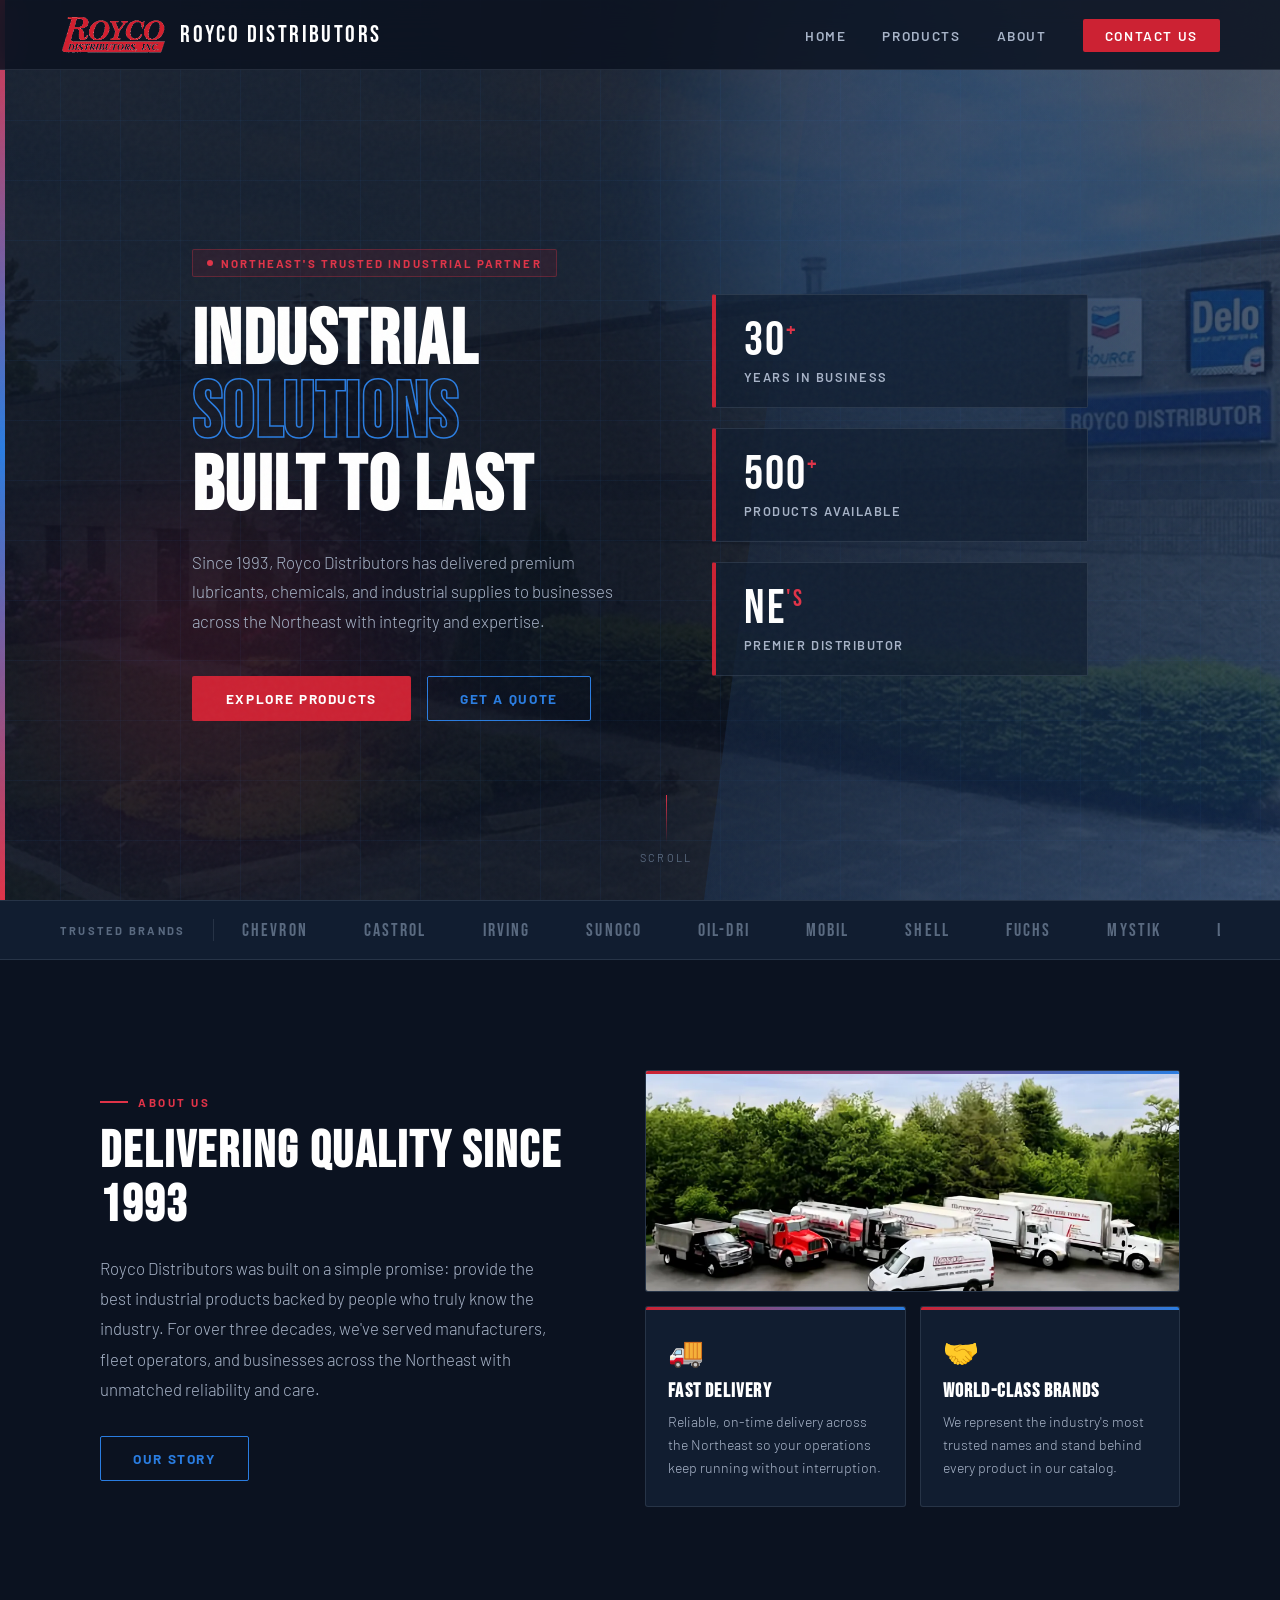
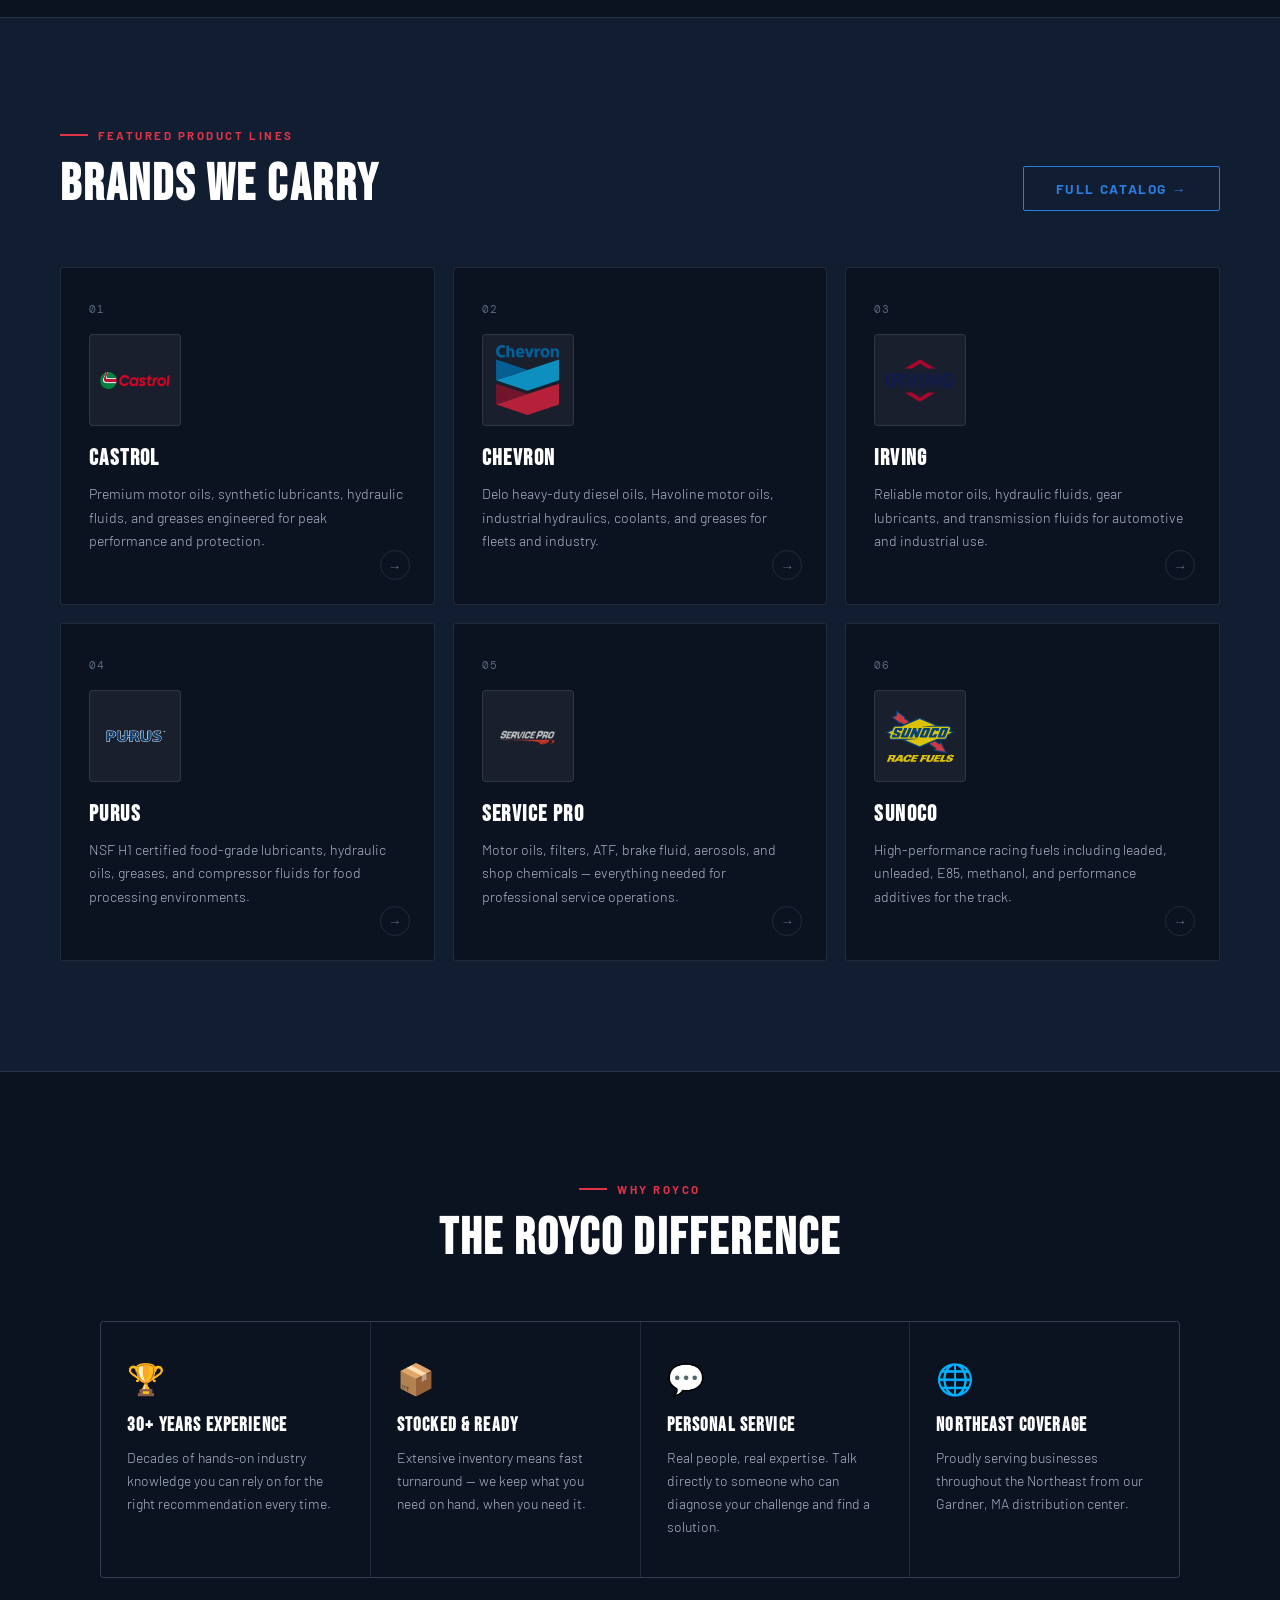
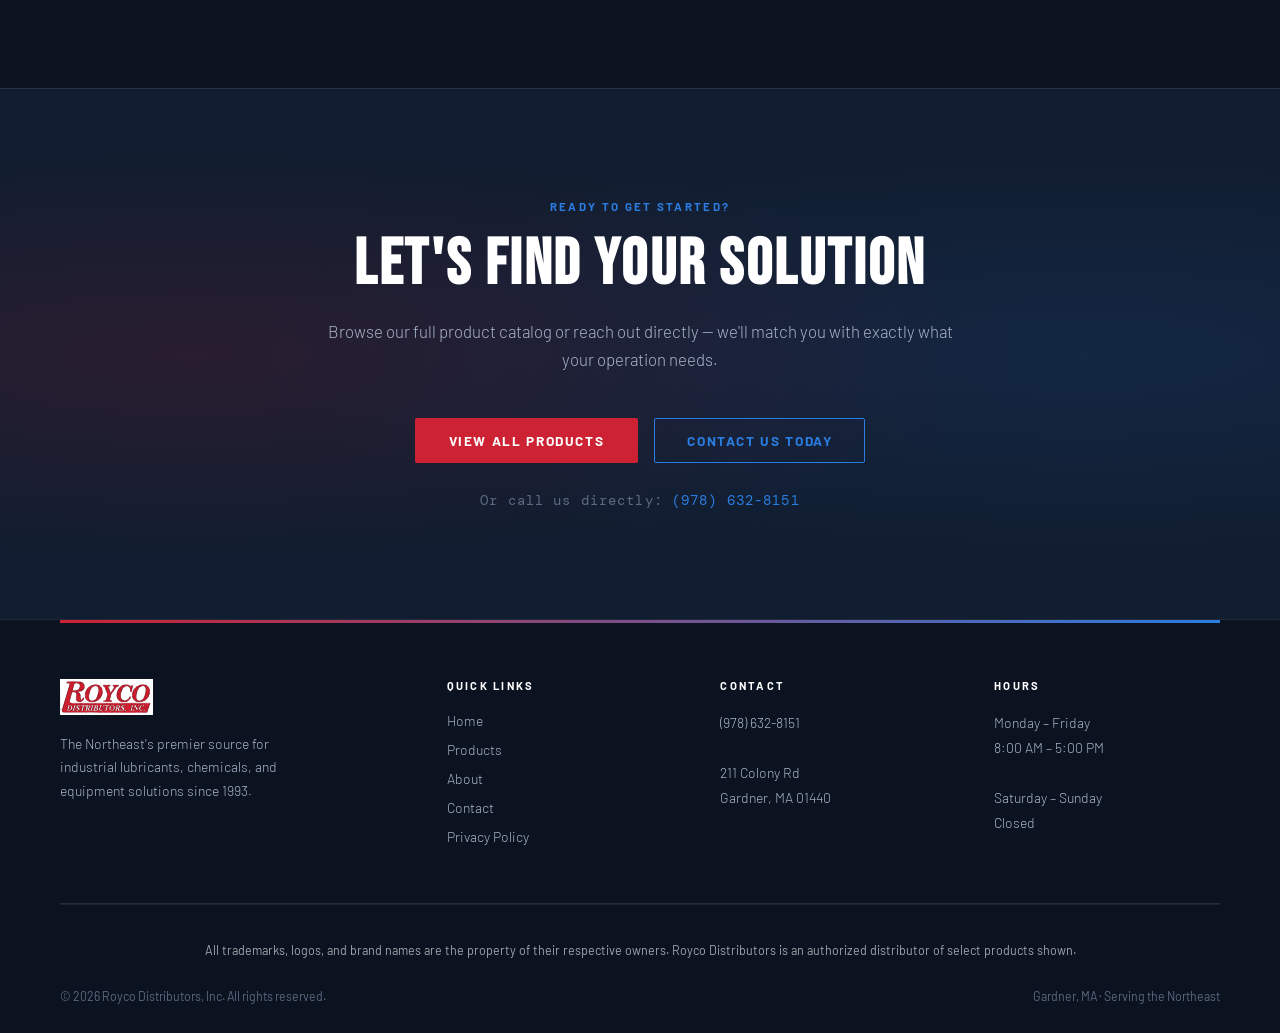
<file: index.html>
<!DOCTYPE html>
<html lang="en">
<head>
    <link rel="icon" href="favicon.ico" type="image/x-icon">
    <meta charset="UTF-8" />
    <meta name="viewport" content="width=device-width, initial-scale=1.0" />
    <title>Royco Distributors | Industrial Lubricants & Equipment Solutions</title>
    <meta name="description" content="Royco Distributors is the Northeast's trusted partner for high-quality industrial lubricants, chemicals, absorbents, and equipment solutions." />
    <meta name="keywords" content="Royco Distributors, industrial lubricants, chemicals, coolants, absorbents, racing fuels, Northeast distributors, industrial supply" />
    <meta name="author" content="Royco Distributors, Inc." />

    <!-- Open Graph -->
    <meta property="og:title" content="Royco Distributors | Industrial Solutions Provider" />
    <meta property="og:description" content="Delivering top-quality industrial lubricants, chemicals, and equipment solutions across the Northeast." />
    <meta property="og:type" content="website" />

    <!-- Twitter Card -->
    <meta name="twitter:card" content="summary_large_image" />
    <meta name="twitter:title" content="Royco Distributors | Industrial Solutions Provider" />
    <meta name="twitter:description" content="The Northeast's premier source for industrial lubricants, chemicals, and absorbents." />

    <!-- Fonts -->
    <link rel="preconnect" href="https://fonts.googleapis.com">
    <link rel="preconnect" href="https://fonts.gstatic.com" crossorigin>
    <link href="https://fonts.googleapis.com/css2?family=Bebas+Neue&family=Barlow:ital,wght@0,300;0,400;0,600;0,700;1,300&family=DM+Mono:wght@300;400&display=swap" rel="stylesheet">

    <!-- Stylesheet -->
    <link rel="stylesheet" href="styles.css">
</head>
<body>

    <!-- ── NAVBAR ── -->
    <header class="navbar" id="navbar">
        <a href="index.html" class="nav-logo">
            <img src="images/logoclear.png" alt="Royco Distributors Logo">
            <span class="nav-logo-text">Royco Distributors</span>
        </a>
        <button class="menu-toggle" id="menuToggle" aria-label="Toggle menu">
            <span></span><span></span><span></span>
        </button>
        <ul class="nav-links" id="navMenu">
            <li><a href="index.html">Home</a></li>
            <li><a href="pages/products.html">Products</a></li>
            <li><a href="pages/about.html">About</a></li>
            <li><a href="pages/contact.html" class="nav-cta">Contact Us</a></li>
        </ul>
    </header>

    <!-- ── HERO ── -->
    <section class="hero" style="background-image: url('images/ss1.webp'); background-size: cover; background-position: center;">
        <div style="position:absolute;inset:0;background:linear-gradient(to right, rgba(11,18,32,0.92) 50%, rgba(11,18,32,0.6));"></div>
        <div class="hero-grid"></div>
        <div class="hero-accent"></div>
        <div class="hero-orb hero-orb-1"></div>
        <div class="hero-orb hero-orb-2"></div>
        <div class="hero-stripe"></div>

        <div class="hero-inner">
            <div>
                <div class="hero-badge">Northeast's Trusted Industrial Partner</div>
                <h1 class="hero-title">
                    Industrial<br>
                    <span class="outline">Solutions</span><br>
                    Built to Last
                </h1>
                <p class="hero-sub">
                    Since 1993, Royco Distributors has delivered premium lubricants,
                    chemicals, and industrial supplies to businesses across the Northeast
                    with integrity and expertise.
                </p>
                <div class="hero-actions">
                    <a href="pages/products.html" class="btn-primary">Explore Products</a>
                    <a href="pages/contact.html" class="btn-outline">Get a Quote</a>
                </div>
            </div>

            <div class="hero-stats">
                <div class="stat-card">
                    <div class="stat-num">30<sup>+</sup></div>
                    <div class="stat-label">Years in Business</div>
                </div>
                <div class="stat-card">
                    <div class="stat-num">500<sup>+</sup></div>
                    <div class="stat-label">Products Available</div>
                </div>
                <div class="stat-card">
                    <div class="stat-num">NE<sup>'s</sup></div>
                    <div class="stat-label">Premier Distributor</div>
                </div>
            </div>
        </div>

        <div class="scroll-indicator">
            <div class="scroll-line"></div>
            <span>Scroll</span>
        </div>
    </section>

    <!-- ── BRAND TICKER ── -->
    <div class="trusted-bar">
        <span class="trusted-label">Trusted Brands</span>
        <div class="trusted-divider"></div>
        <div class="brand-scroll">
            <div class="brand-ticker" id="brandTicker">
                <span>Chevron</span>
                <span>Castrol</span>
                <span>Irving</span>
                <span>Sunoco</span>
                <span>Oil-Dri</span>
                <span>Mobil</span>
                <span>Shell</span>
                <span>Fuchs</span>
                <span>Mystik</span>
                <span>Lubriplate</span>
                <span>WD-40</span>
                <span>Lucas Oil</span>
                <span>Chevron</span>
                <span>Castrol</span>
                <span>Irving</span>
                <span>Sunoco</span>
                <span>Oil-Dri</span>
                <span>Mobil</span>
                <span>Shell</span>
                <span>Fuchs</span>
                <span>Mystik</span>
                <span>Lubriplate</span>
                <span>WD-40</span>
                <span>Lucas Oil</span>
            </div>
        </div>
    </div>

    <!-- ── ABOUT ── -->
    <section class="about-section">
        <div class="reveal-left">
            <div class="section-label">About Us</div>
            <h2 class="section-title">Delivering Quality Since 1993</h2>
            <p class="section-body">
                Royco Distributors was built on a simple promise: provide the best industrial
                products backed by people who truly know the industry. For over three decades,
                we've served manufacturers, fleet operators, and businesses across the Northeast
                with unmatched reliability and care.
            </p>
            <div style="margin-top: 32px;">
                <a href="pages/about.html" class="btn-outline">Our Story</a>
            </div>
        </div>
        <div class="about-cards reveal">
            <div class="about-card" style="padding:0;overflow:hidden;grid-column:span 2;min-height:200px;">
                <img src="images/ss3.webp" alt="Royco Distributors Fleet" style="width:100%;height:220px;object-fit:cover;object-position:center;display:block;">
            </div>
            <div class="about-card">
                <div class="about-card-icon">🚚</div>
                <h4>Fast Delivery</h4>
                <p>Reliable, on-time delivery across the Northeast so your operations keep running without interruption.</p>
            </div>
            <div class="about-card">
                <div class="about-card-icon">🤝</div>
                <h4>World-Class Brands</h4>
                <p>We represent the industry's most trusted names and stand behind every product in our catalog.</p>
            </div>
        </div>
    </section>

    <!-- ── PRODUCTS ── -->
    <section class="products-section">
        <div class="products-inner">
            <div class="products-header reveal">
                <div>
                    <div class="section-label">Featured Product Lines</div>
                    <h2 class="section-title">Brands We Carry</h2>
                </div>
                <a href="pages/products.html" class="btn-outline">Full Catalog →</a>
            </div>
            <div class="products-grid">
                <div class="product-card reveal">
                    <div class="product-num">01</div>
                    <div class="product-icon">
                        <img src="images/castrol.svg" alt="Castrol" style="height:80px; width:auto; object-fit:contain;">
                    </div>
                    <h3>Castrol</h3>
                    <p>Premium motor oils, synthetic lubricants, hydraulic fluids, and greases engineered for peak performance and protection.</p>
                    <a href="pages/products.html#castrol" class="product-arrow">→</a>
                        
                </div>
                <div class="product-card reveal" style="transition-delay:0.1s">
                    <div class="product-num">02</div>
                    <div class="product-icon">
                        <img src="images/chevron.svg" alt="Chevron" style="height:80px;width:auto;object-fit:contain;">
                    </div>
                    <h3>Chevron</h3>
                    <p>Delo heavy-duty diesel oils, Havoline motor oils, industrial hydraulics, coolants, and greases for fleets and industry.</p>
                    <a href="pages/products.html#chevron" class="product-arrow">→</a>
                </div>
                <div class="product-card reveal" style="transition-delay:0.2s">
                    <div class="product-num">03</div>
                    <div class="product-icon">
                        <img src="images/irving.svg" alt="Irving" style="height:80px;width:auto;object-fit:contain;">
                    </div>
                    <h3>Irving</h3>
                    <p>Reliable motor oils, hydraulic fluids, gear lubricants, and transmission fluids for automotive and industrial use.</p>
                    <a href="pages/products.html#irving" class="product-arrow">→</a>
                </div>
                <div class="product-card reveal" style="transition-delay:0.3s">
                    <div class="product-num">04</div>
                    <div class="product-icon">
                        <img src="images/purus.png" alt="Purus" style="height:80px;width:auto;object-fit:contain;">
                    </div>
                    <h3>Purus</h3>
                    <p>NSF H1 certified food-grade lubricants, hydraulic oils, greases, and compressor fluids for food processing environments.</p>
                    <a href="pages/products.html#purus" class="product-arrow">→</a>
                </div>
                <div class="product-card reveal" style="transition-delay:0.4s">
                    <div class="product-num">05</div>
                    <div class="product-icon">
                        <img src="images/servicepro.png" alt="Service Pro" style="height:80px;width:auto;object-fit:fill;">
                    </div>                    
                    <h3>Service Pro</h3>
                    <p>Motor oils, filters, ATF, brake fluid, aerosols, and shop chemicals — everything needed for professional service operations.</p>
                    <a href="pages/products.html#servicepro" class="product-arrow">→</a>
                </div>
                <div class="product-card reveal" style="transition-delay:0.5s">
                    <div class="product-num">06</div>
                    <div class="product-icon">
                        <img src="images/sunoco.svg" alt="Sunoco" style="height:80px;width:auto;object-fit:contain;">
                    </div>
                    <h3>Sunoco</h3>
                    <p>High-performance racing fuels including leaded, unleaded, E85, methanol, and performance additives for the track.</p>
                    <a href="pages/products.html#sunoco" class="product-arrow">→</a>
                </div>
            </div>
        </div>
    </section>

    <!-- ── WHY ROYCO ── -->
    <section class="why-section">
        <div class="why-header reveal">
            <div class="section-label">Why Royco</div>
            <h2 class="section-title">The Royco Difference</h2>
        </div>
        <div class="why-grid reveal">
            <div class="why-item">
                <div class="why-icon">🏆</div>
                <h4>30+ Years Experience</h4>
                <p>Decades of hands-on industry knowledge you can rely on for the right recommendation every time.</p>
            </div>
            <div class="why-item">
                <div class="why-icon">📦</div>
                <h4>Stocked & Ready</h4>
                <p>Extensive inventory means fast turnaround — we keep what you need on hand, when you need it.</p>
            </div>
            <div class="why-item">
                <div class="why-icon">💬</div>
                <h4>Personal Service</h4>
                <p>Real people, real expertise. Talk directly to someone who can diagnose your challenge and find a solution.</p>
            </div>
            <div class="why-item">
                <div class="why-icon">🌐</div>
                <h4>Northeast Coverage</h4>
                <p>Proudly serving businesses throughout the Northeast from our Gardner, MA distribution center.</p>
            </div>
        </div>
    </section>

    <!-- ── CTA ── -->
    <section class="cta-section">
        <div class="cta-bg"></div>
        <div class="cta-inner reveal">
            <div class="cta-eyebrow">Ready to Get Started?</div>
            <h2 class="cta-title">Let's Find Your Solution</h2>
            <p class="cta-sub">Browse our full product catalog or reach out directly — we'll match you with exactly what your operation needs.</p>
            <div class="cta-actions">
                <a href="pages/products.html" class="btn-primary">View All Products</a>
                <a href="pages/contact.html" class="btn-outline">Contact Us Today</a>
            </div>
            <p class="cta-phone">Or call us directly: <a href="tel:+19786328151">(978) 632-8151</a></p>
        </div>
    </section>

    <!-- ── FOOTER ── -->
<footer class="footer">
    <div class="footer-accent-line"></div>
    <div class="footer-inner">
        <div class="footer-brand">
            <img src="images/logo.svg" alt="Royco Distributors" onerror="this.style.display='none'">
            <p>The Northeast's premier source for industrial lubricants, chemicals, and equipment solutions since 1993.</p>
        </div>
        <div class="footer-col">
            <h5>Quick Links</h5>
            <ul>
                <li><a href="index.html">Home</a></li>
                <li><a href="pages/products.html">Products</a></li>
                <li><a href="pages/about.html">About</a></li>
                <li><a href="pages/contact.html">Contact</a></li>
                <li><a href="pages/privacy.html">Privacy Policy</a></li>
            </ul>
        </div>
        <div class="footer-col">
            <h5>Contact</h5>
            <p>
                <a href="tel:+19786328151">(978) 632-8151</a><br><br>
                211 Colony Rd<br>
                Gardner, MA 01440
            </p>
        </div>
        <div class="footer-col">
            <h5>Hours</h5>
            <p>
                Monday – Friday<br>
                8:00 AM – 5:00 PM<br><br>
                Saturday – Sunday<br>
                Closed
            </p>
        </div>
    </div>

    <div class="footer-legal">
        <p>
            All trademarks, logos, and brand names are the property of their respective owners.
            Royco Distributors is an authorized distributor of select products shown.
        </p>
    </div>

    <div class="footer-bottom">
        <p>© <span id="year"></span> Royco Distributors, Inc. All rights reserved.</p>
        <p>Gardner, MA · Serving the Northeast</p>
    </div>
</footer>

    <!-- JavaScript -->
    <script src="main.js"></script>
</body>
</html>
</body>
</html>
</file>
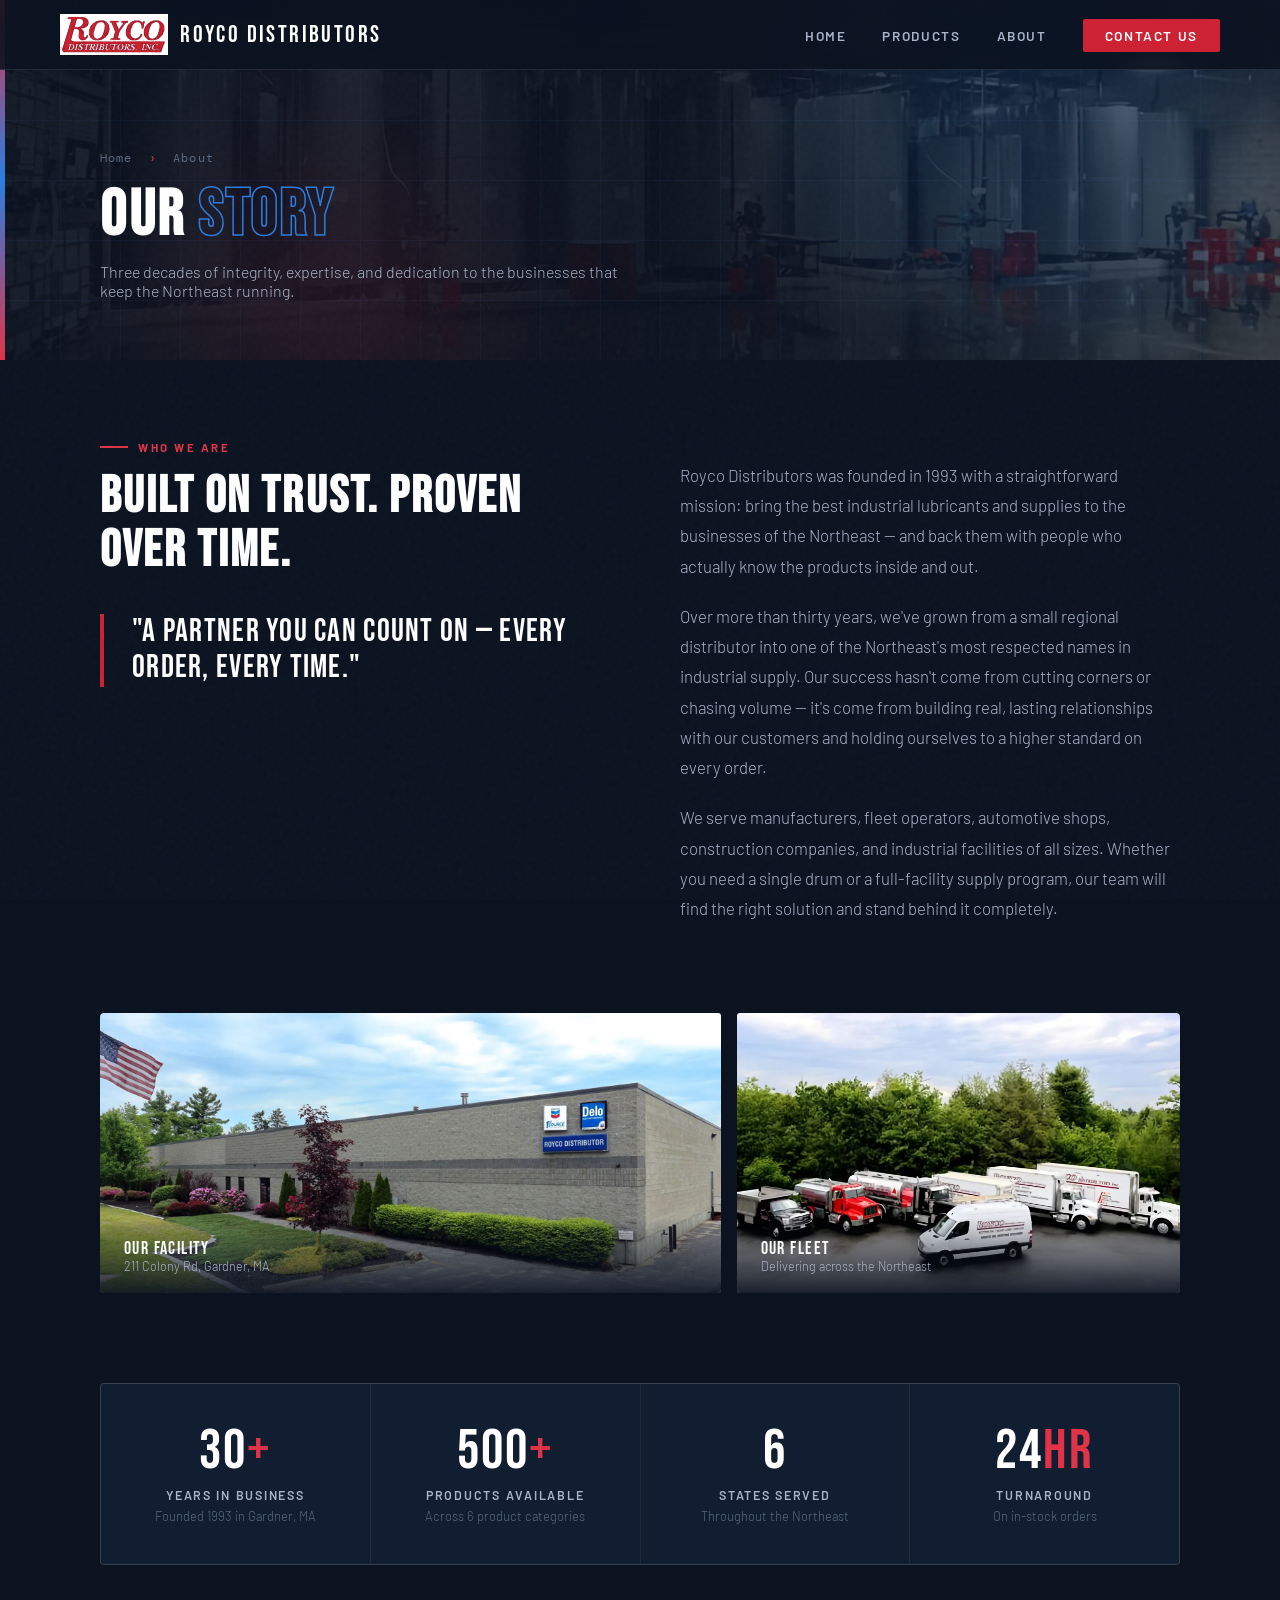
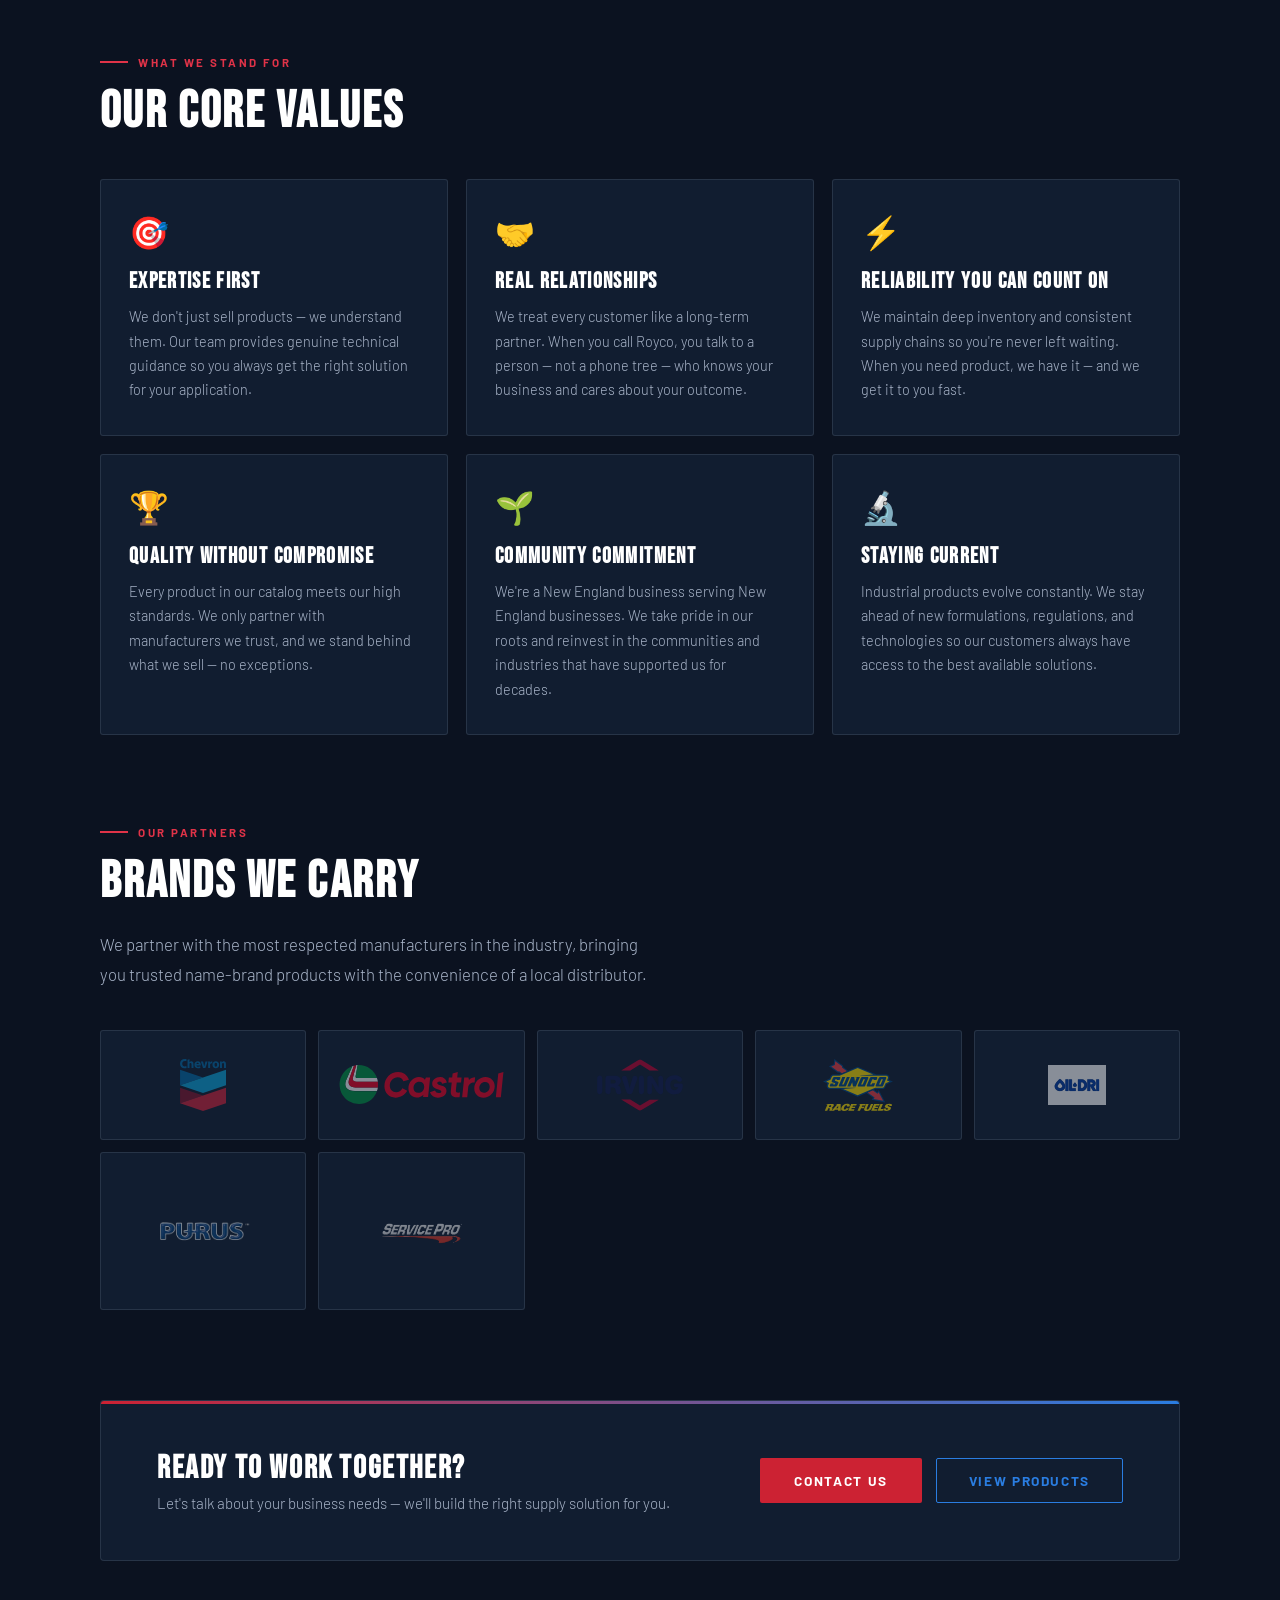
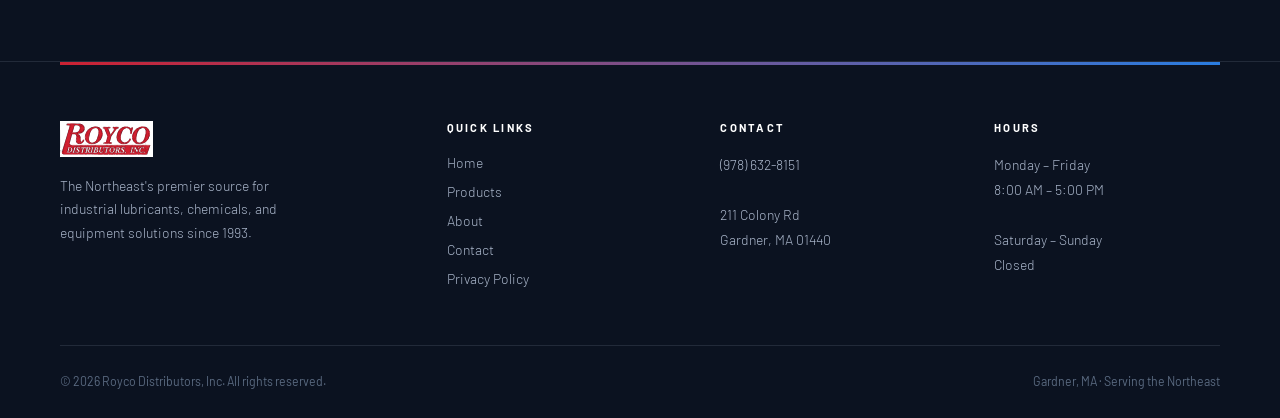
<file: pages/about.html>
<!DOCTYPE html>
<html lang="en">
<head>
    <link rel="icon" href="../favicon.ico" type="image/x-icon">
    <meta charset="UTF-8" />
    <meta name="viewport" content="width=device-width, initial-scale=1.0" />
    <title>About | Royco Distributors</title>
    <meta name="description" content="Learn about Royco Distributors — the Northeast's trusted industrial lubricants and equipment solutions partner since 1993." />
    <link rel="preconnect" href="https://fonts.googleapis.com">
    <link rel="preconnect" href="https://fonts.gstatic.com" crossorigin>
    <link href="https://fonts.googleapis.com/css2?family=Bebas+Neue&family=Barlow:ital,wght@0,300;0,400;0,600;0,700;1,300&family=DM+Mono:wght@300;400&display=swap" rel="stylesheet">
    <link rel="stylesheet" href="../styles.css">
    <style>
        /* ── PAGE HERO ── */
        .page-hero {
            min-height: 360px;
            display: flex;
            align-items: flex-end;
            position: relative;
            overflow: hidden;
            padding-top: 70px;
        }
        .page-hero-grid {
            position: absolute;
            inset: 0;
            background-image:
                linear-gradient(rgba(42,125,225,0.06) 1px, transparent 1px),
                linear-gradient(90deg, rgba(42,125,225,0.06) 1px, transparent 1px);
            background-size: 60px 60px;
            animation: gridPan 22s linear infinite;
        }
        .page-hero-orb {
            position: absolute;
            border-radius: 50%;
            filter: blur(90px);
            opacity: 0.13;
        }
        .page-hero-orb-1 {
            width: 500px; height: 500px;
            background: var(--blue-bright);
            top: -150px; right: -60px;
        }
        .page-hero-orb-2 {
            width: 280px; height: 280px;
            background: var(--red-mid);
            bottom: -80px; left: 15%;
        }
        .page-hero-stripe {
            position: absolute;
            left: 0; top: 0; bottom: 0;
            width: 5px;
            background: linear-gradient(to bottom, var(--red-bright), var(--blue-bright), var(--red-bright));
        }
        .page-hero-inner {
            position: relative;
            z-index: 10;
            max-width: 1200px;
            margin: 0 auto;
            padding: 60px 60px 60px;
            width: 100%;
        }
        .breadcrumb {
            font-family: 'DM Mono', monospace;
            font-size: 0.72rem;
            letter-spacing: 0.1em;
            color: var(--steel);
            margin-bottom: 18px;
        }
        .breadcrumb a { color: var(--steel); text-decoration: none; transition: color 0.25s; }
        .breadcrumb a:hover { color: var(--blue-bright); }
        .breadcrumb span { color: var(--red-bright); margin: 0 8px; }
        .page-title {
            font-family: 'Bebas Neue', sans-serif;
            font-size: clamp(3rem, 5vw, 5rem);
            letter-spacing: 0.04em;
            color: var(--white);
            line-height: 1;
        }
        .page-title em {
            color: transparent;
            -webkit-text-stroke: 1.5px var(--blue-bright);
            font-style: normal;
        }
        .page-subtitle {
            margin-top: 14px;
            font-size: 1rem;
            font-weight: 300;
            color: var(--silver);
            max-width: 520px;
        }

        /* ── ABOUT CONTENT ── */
        .about-content {
            max-width: 1200px;
            margin: 0 auto;
            padding: 80px 60px 100px;
        }

        /* Story section */
        .story-grid {
            display: grid;
            grid-template-columns: 1fr 1fr;
            gap: 80px;
            align-items: start;
            margin-bottom: 90px;
        }
        .story-text .section-body { margin-top: 0; }
        .story-text p + p { margin-top: 18px; }
        .story-pull {
            font-family: 'Bebas Neue', sans-serif;
            font-size: 2rem;
            letter-spacing: 0.04em;
            color: var(--white);
            line-height: 1.15;
            border-left: 4px solid var(--red-mid);
            padding-left: 28px;
            margin: 36px 0;
        }

        /* Stats row */
        .stats-row {
            display: grid;
            grid-template-columns: repeat(4, 1fr);
            gap: 1px;
            background: var(--divider);
            border: 1px solid var(--divider);
            border-radius: 4px;
            overflow: hidden;
            margin-bottom: 90px;
        }
        .stat-block {
            background: var(--navy-mid);
            padding: 40px 30px;
            text-align: center;
            transition: background 0.3s;
        }
        .stat-block:hover { background: var(--navy-light); }
        .stat-block-num {
            font-family: 'Bebas Neue', sans-serif;
            font-size: 3.5rem;
            letter-spacing: 0.04em;
            color: var(--white);
            line-height: 1;
        }
        .stat-block-num span { color: var(--red-bright); }
        .stat-block-label {
            font-size: 0.78rem;
            font-weight: 600;
            letter-spacing: 0.14em;
            text-transform: uppercase;
            color: var(--silver);
            margin-top: 8px;
        }
        .stat-block-sub {
            font-size: 0.8rem;
            font-weight: 300;
            color: var(--steel);
            margin-top: 6px;
        }

        /* Values section */
        .values-section { margin-bottom: 90px; }
        .values-grid {
            display: grid;
            grid-template-columns: repeat(3, 1fr);
            gap: 18px;
            margin-top: 40px;
        }
        .value-card {
            background: var(--navy-mid);
            border: 1px solid var(--divider);
            border-radius: 3px;
            padding: 32px 28px;
            position: relative;
            overflow: hidden;
            transition: border-color 0.3s, transform 0.3s;
        }
        .value-card::after {
            content: '';
            position: absolute;
            bottom: 0; left: 0; right: 0;
            height: 3px;
            background: linear-gradient(90deg, var(--red-mid), var(--blue-bright));
            transform: scaleX(0);
            transform-origin: left;
            transition: transform 0.4s cubic-bezier(0.23,1,0.32,1);
        }
        .value-card:hover {
            border-color: rgba(42,125,225,0.3);
            transform: translateY(-3px);
        }
        .value-card:hover::after { transform: scaleX(1); }
        .value-icon { font-size: 2rem; margin-bottom: 16px; }
        .value-card h3 {
            font-family: 'Bebas Neue', sans-serif;
            font-size: 1.4rem;
            letter-spacing: 0.06em;
            color: var(--white);
            margin-bottom: 10px;
        }
        .value-card p {
            font-size: 0.9rem;
            font-weight: 300;
            color: var(--silver);
            line-height: 1.7;
        }

        /* Brands section */
        .brands-section { margin-bottom: 90px; }
        .brands-grid {
            display: grid;
            grid-template-columns: repeat(5, 1fr);
            gap: 12px;
            margin-top: 40px;
        }
        .brand-card {
            background: var(--navy-mid);
            border: 1px solid var(--divider);
            border-radius: 3px;
            padding: 28px 20px;
            display: flex;
            align-items: center;
            justify-content: center;
            transition: border-color 0.3s, transform 0.3s;
        }

        .brand-card:hover {
            border-color: var(--blue-bright);
            transform: translateY(-2px);
        }

        /* CTA strip */
        .about-cta {
            background: var(--navy-mid);
            border: 1px solid var(--divider);
            border-radius: 4px;
            padding: 48px 56px;
            display: flex;
            align-items: center;
            justify-content: space-between;
            gap: 30px;
            flex-wrap: wrap;
            position: relative;
            overflow: hidden;
        }
        .about-cta::before {
            content: '';
            position: absolute;
            top: 0; left: 0; right: 0;
            height: 3px;
            background: linear-gradient(90deg, var(--red-mid), var(--blue-bright));
        }
        .about-cta h3 {
            font-family: 'Bebas Neue', sans-serif;
            font-size: 2rem;
            letter-spacing: 0.05em;
            color: var(--white);
        }
        .about-cta p {
            font-size: 0.95rem;
            font-weight: 300;
            color: var(--silver);
            margin-top: 6px;
        }

        /* ── RESPONSIVE ── */
        @media (max-width: 960px) {
            .page-hero-inner { padding: 48px 24px 48px; }
            .about-content { padding: 60px 24px 80px; }
            .story-grid { grid-template-columns: 1fr; gap: 40px; }
            .stats-row { grid-template-columns: 1fr 1fr; }
            .values-grid { grid-template-columns: 1fr 1fr; }
            .brands-grid { grid-template-columns: repeat(3, 1fr); }
            .about-cta { padding: 36px 28px; }
        }
        @media (max-width: 560px) {
            .values-grid { grid-template-columns: 1fr; }
            .brands-grid { grid-template-columns: repeat(2, 1fr); }
            .stats-row { grid-template-columns: 1fr; }
        }
    </style>
</head>
<body>

    <!-- ── NAVBAR ── -->
    <header class="navbar" id="navbar">
        <a href="../index.html" class="nav-logo">
            <img src="../images/logo.svg" alt="Royco Distributors Logo" onerror="this.style.display='none'">
            <span class="nav-logo-text">Royco Distributors</span>
        </a>
        <button class="menu-toggle" id="menuToggle" aria-label="Toggle menu">
            <span></span><span></span><span></span>
        </button>
        <ul class="nav-links" id="navMenu">
            <li><a href="../index.html">Home</a></li>
            <li><a href="products.html">Products</a></li>
            <li><a href="about.html">About</a></li>
            <li><a href="contact.html" class="nav-cta">Contact Us</a></li>
        </ul>
    </header>

    <!-- ── PAGE HERO ── -->
    <section class="page-hero" style="background-image: url('../images/ss2.webp'); background-size: cover; background-position: center 40%;">
        <div style="position:absolute;inset:0;background:linear-gradient(to right, rgba(11,18,32,0.93) 55%, rgba(11,18,32,0.65));"></div>
        <div class="page-hero-grid"></div>
        <div class="page-hero-orb page-hero-orb-1"></div>
        <div class="page-hero-orb page-hero-orb-2"></div>
        <div class="page-hero-stripe"></div>
        <div class="page-hero-inner">
            <div class="breadcrumb">
                <a href="../index.html">Home</a>
                <span>›</span>
                About
            </div>
            <h1 class="page-title">Our <em>Story</em></h1>
            <p class="page-subtitle">Three decades of integrity, expertise, and dedication to the businesses that keep the Northeast running.</p>
        </div>
    </section>

    <!-- ── MAIN CONTENT ── -->
    <main class="about-content">

        <!-- STORY -->
        <div class="story-grid">
            <div class="reveal-left">
                <div class="section-label">Who We Are</div>
                <h2 class="section-title">Built on Trust. Proven Over Time.</h2>
                <div class="story-pull">"A partner you can count on — every order, every time."</div>
            </div>
            <div class="reveal">
                <p class="section-body">
                    Royco Distributors was founded in 1993 with a straightforward mission: bring the best industrial lubricants and supplies to the businesses of the Northeast — and back them with people who actually know the products inside and out.
                </p>
                <p class="section-body">
                    Over more than thirty years, we've grown from a small regional distributor into one of the Northeast's most respected names in industrial supply. Our success hasn't come from cutting corners or chasing volume — it's come from building real, lasting relationships with our customers and holding ourselves to a higher standard on every order.
                </p>
                <p class="section-body">
                    We serve manufacturers, fleet operators, automotive shops, construction companies, and industrial facilities of all sizes. Whether you need a single drum or a full-facility supply program, our team will find the right solution and stand behind it completely.
                </p>
            </div>
        </div>

        <!-- FACILITY & FLEET PHOTOS -->
        <div class="photo-row reveal" style="display:grid;grid-template-columns:1.4fr 1fr;gap:16px;margin-bottom:90px;border-radius:4px;overflow:hidden;">
            <div style="position:relative;overflow:hidden;border-radius:3px;">
                <img src="../images/ss1.webp" alt="Royco Distributors facility" style="width:100%;height:280px;object-fit:cover;object-position:center;display:block;transition:transform 0.6s ease;">
                <div style="position:absolute;bottom:0;left:0;right:0;padding:20px 24px;background:linear-gradient(to top,rgba(11,18,32,0.9),transparent);">
                    <div style="font-family:'Bebas Neue',sans-serif;font-size:1.1rem;letter-spacing:0.08em;color:var(--white);">Our Facility</div>
                    <div style="font-size:0.78rem;font-weight:300;color:var(--silver);">211 Colony Rd, Gardner, MA</div>
                </div>
            </div>
            <div style="position:relative;overflow:hidden;border-radius:3px;">
                <img src="../images/ss3.webp" alt="Royco Distributors fleet" style="width:100%;height:280px;object-fit:cover;object-position:center top;display:block;transition:transform 0.6s ease;">
                <div style="position:absolute;bottom:0;left:0;right:0;padding:20px 24px;background:linear-gradient(to top,rgba(11,18,32,0.9),transparent);">
                    <div style="font-family:'Bebas Neue',sans-serif;font-size:1.1rem;letter-spacing:0.08em;color:var(--white);">Our Fleet</div>
                    <div style="font-size:0.78rem;font-weight:300;color:var(--silver);">Delivering across the Northeast</div>
                </div>
            </div>
        </div>

        <!-- STATS -->
        <div class="stats-row reveal">
            <div class="stat-block">
                <div class="stat-block-num">30<span>+</span></div>
                <div class="stat-block-label">Years in Business</div>
                <div class="stat-block-sub">Founded 1993 in Gardner, MA</div>
            </div>
            <div class="stat-block">
                <div class="stat-block-num">500<span>+</span></div>
                <div class="stat-block-label">Products Available</div>
                <div class="stat-block-sub">Across 6 product categories</div>
            </div>
            <div class="stat-block">
                <div class="stat-block-num">6</div>
                <div class="stat-block-label">States Served</div>
                <div class="stat-block-sub">Throughout the Northeast</div>
            </div>
            <div class="stat-block">
                <div class="stat-block-num">24<span>hr</span></div>
                <div class="stat-block-label">Turnaround</div>
                <div class="stat-block-sub">On in-stock orders</div>
            </div>
        </div>

        <!-- VALUES -->
        <div class="values-section">
            <div class="reveal">
                <div class="section-label">What We Stand For</div>
                <h2 class="section-title">Our Core Values</h2>
            </div>
            <div class="values-grid">
                <div class="value-card reveal">
                    <div class="value-icon">🎯</div>
                    <h3>Expertise First</h3>
                    <p>We don't just sell products — we understand them. Our team provides genuine technical guidance so you always get the right solution for your application.</p>
                </div>
                <div class="value-card reveal" style="transition-delay:0.1s">
                    <div class="value-icon">🤝</div>
                    <h3>Real Relationships</h3>
                    <p>We treat every customer like a long-term partner. When you call Royco, you talk to a person — not a phone tree — who knows your business and cares about your outcome.</p>
                </div>
                <div class="value-card reveal" style="transition-delay:0.2s">
                    <div class="value-icon">⚡</div>
                    <h3>Reliability You Can Count On</h3>
                    <p>We maintain deep inventory and consistent supply chains so you're never left waiting. When you need product, we have it — and we get it to you fast.</p>
                </div>
                <div class="value-card reveal" style="transition-delay:0.3s">
                    <div class="value-icon">🏆</div>
                    <h3>Quality Without Compromise</h3>
                    <p>Every product in our catalog meets our high standards. We only partner with manufacturers we trust, and we stand behind what we sell — no exceptions.</p>
                </div>
                <div class="value-card reveal" style="transition-delay:0.4s">
                    <div class="value-icon">🌱</div>
                    <h3>Community Commitment</h3>
                    <p>We're a New England business serving New England businesses. We take pride in our roots and reinvest in the communities and industries that have supported us for decades.</p>
                </div>
                <div class="value-card reveal" style="transition-delay:0.5s">
                    <div class="value-icon">🔬</div>
                    <h3>Staying Current</h3>
                    <p>Industrial products evolve constantly. We stay ahead of new formulations, regulations, and technologies so our customers always have access to the best available solutions.</p>
                </div>
            </div>
        </div>

        <!-- BRANDS -->
        <div class="brands-section">
            <div class="reveal">
                <div class="section-label">Our Partners</div>
                <h2 class="section-title">Brands We Carry</h2>
                <p class="section-body" style="max-width:560px">We partner with the most respected manufacturers in the industry, bringing you trusted name-brand products with the convenience of a local distributor.</p>
            </div>
            <div class="brands-grid reveal">
                <div class="brand-card"><img src="../images/chevron.svg" alt="Chevron" style="height:52px;width:auto;object-fit:contain;"></div>
                <div class="brand-card"><img src="../images/castrol.svg" alt="Castrol" style="height:52px;width:auto;object-fit:contain;"></div>
                <div class="brand-card"><img src="../images/irving.svg" alt="Irving" style="height:52px;width:auto;object-fit:contain;"></div>
                <div class="brand-card"><img src="../images/sunoco.svg" alt="Sunoco" style="height:52px;width:auto;object-fit:contain;"></div>
                <div class="brand-card"><img src="../images/logo-oildri-o.svg" alt="Oil-Dri" style="height:40px;width:auto;object-fit:contain;"></div>
                <div class="brand-card"><img src="../images/purus.png" alt="Purus" style="height:100px;width:auto;object-fit:contain;"></div>
                <div class="brand-card"><img src="../images/servicepro.png" alt="Service Pro" style="height:100px;width:auto;object-fit:contain;"></div>
            </div>
        </div>

        <!-- CTA -->
        <div class="about-cta reveal">
            <div>
                <h3>Ready to Work Together?</h3>
                <p>Let's talk about your business needs — we'll build the right supply solution for you.</p>
            </div>
            <div style="display:flex;gap:14px;flex-wrap:wrap;">
                <a href="contact.html" class="btn-primary">Contact Us</a>
                <a href="products.html" class="btn-outline">View Products</a>
            </div>
        </div>

    </main>

    <!-- ── FOOTER ── -->
    <footer class="footer">
        <div class="footer-accent-line"></div>
        <div class="footer-inner">
            <div class="footer-brand">
                <img src="../images/logo.svg" alt="Royco Distributors" onerror="this.style.display='none'">
                <p>The Northeast's premier source for industrial lubricants, chemicals, and equipment solutions since 1993.</p>
            </div>
            <div class="footer-col">
                <h5>Quick Links</h5>
                <ul>
                    <li><a href="../index.html">Home</a></li>
                    <li><a href="products.html">Products</a></li>
                    <li><a href="about.html">About</a></li>
                    <li><a href="contact.html">Contact</a></li>
                    <li><a href="privacy.html">Privacy Policy</a></li>
                </ul>
            </div>
            <div class="footer-col">
                <h5>Contact</h5>
                <p>
                    <a href="tel:+19786328151">(978) 632-8151</a><br><br>
                    211 Colony Rd<br>Gardner, MA 01440
                </p>
            </div>
            <div class="footer-col">
                <h5>Hours</h5>
                <p>Monday – Friday<br>8:00 AM – 5:00 PM<br><br>Saturday – Sunday<br>Closed</p>
            </div>
        </div>
        <div class="footer-bottom">
            <p>© <span id="year"></span> Royco Distributors, Inc. All rights reserved.</p>
            <p>Gardner, MA · Serving the Northeast</p>
        </div>
    </footer>

    <script src="../main.js"></script>
</body>
</html>
</file>
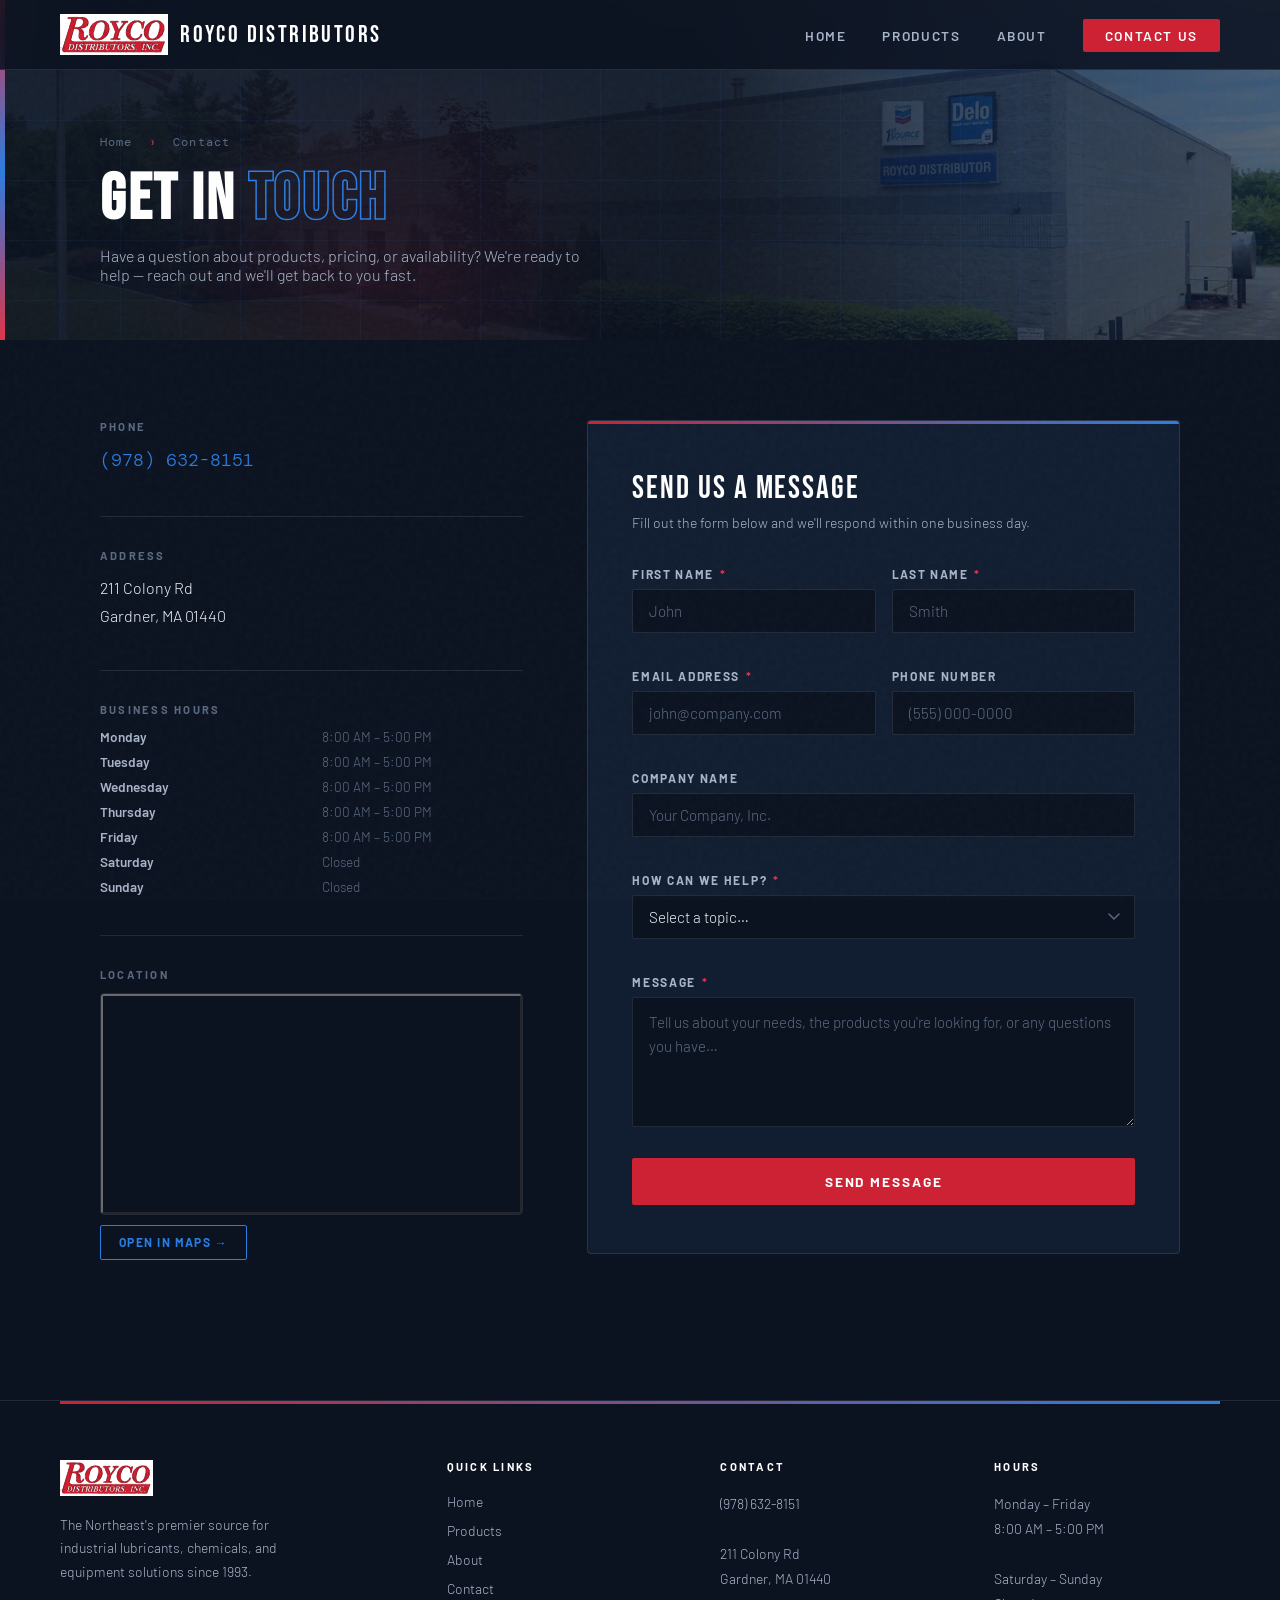
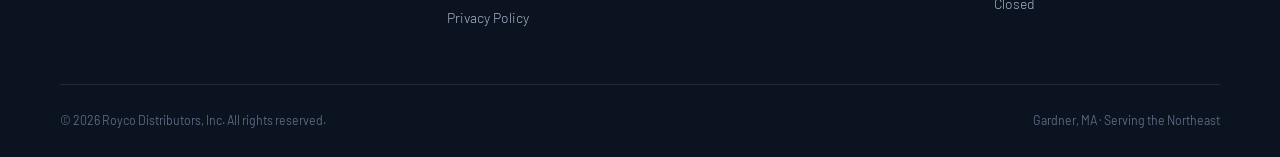
<file: pages/contact.html>
<!DOCTYPE html>
<html lang="en">
<head>
    <link rel="icon" href="../favicon.ico" type="image/x-icon">
    <meta charset="UTF-8" />
    <meta name="viewport" content="width=device-width, initial-scale=1.0" />
    <title>Contact | Royco Distributors</title>
    <meta name="description" content="Contact Royco Distributors for industrial lubricants, chemicals, and equipment solutions. Located in Gardner, MA, serving the Northeast." />
    <link rel="preconnect" href="https://fonts.googleapis.com">
    <link rel="preconnect" href="https://fonts.gstatic.com" crossorigin>
    <link href="https://fonts.googleapis.com/css2?family=Bebas+Neue&family=Barlow:ital,wght@0,300;0,400;0,600;0,700;1,300&family=DM+Mono:wght@300;400&display=swap" rel="stylesheet">
    <link rel="stylesheet" href="../styles.css">
    <style>
        /* ── PAGE HERO ── */
        .page-hero {
            min-height: 340px;
            display: flex;
            align-items: flex-end;
            position: relative;
            overflow: hidden;
            padding-top: 70px;
        }
        .page-hero-grid {
            position: absolute;
            inset: 0;
            background-image:
                linear-gradient(rgba(42,125,225,0.06) 1px, transparent 1px),
                linear-gradient(90deg, rgba(42,125,225,0.06) 1px, transparent 1px);
            background-size: 60px 60px;
            animation: gridPan 22s linear infinite;
        }
        .page-hero-orb {
            position: absolute;
            border-radius: 50%;
            filter: blur(90px);
            opacity: 0.13;
        }
        .page-hero-orb-1 {
            width: 480px; height: 480px;
            background: var(--blue-bright);
            top: -130px; right: -40px;
        }
        .page-hero-orb-2 {
            width: 260px; height: 260px;
            background: var(--red-mid);
            bottom: -70px; left: 20%;
        }
        .page-hero-stripe {
            position: absolute;
            left: 0; top: 0; bottom: 0;
            width: 5px;
            background: linear-gradient(to bottom, var(--red-bright), var(--blue-bright), var(--red-bright));
        }
        .page-hero-inner {
            position: relative;
            z-index: 10;
            max-width: 1200px;
            margin: 0 auto;
            padding: 60px 60px 56px;
            width: 100%;
        }
        .breadcrumb {
            font-family: 'DM Mono', monospace;
            font-size: 0.72rem;
            letter-spacing: 0.1em;
            color: var(--steel);
            margin-bottom: 18px;
        }
        .breadcrumb a { color: var(--steel); text-decoration: none; transition: color 0.25s; }
        .breadcrumb a:hover { color: var(--blue-bright); }
        .breadcrumb span { color: var(--red-bright); margin: 0 8px; }
        .page-title {
            font-family: 'Bebas Neue', sans-serif;
            font-size: clamp(3rem, 5vw, 5rem);
            letter-spacing: 0.04em;
            color: var(--white);
            line-height: 1;
        }
        .page-title em {
            color: transparent;
            -webkit-text-stroke: 1.5px var(--blue-bright);
            font-style: normal;
        }
        .page-subtitle {
            margin-top: 14px;
            font-size: 1rem;
            font-weight: 300;
            color: var(--silver);
            max-width: 480px;
        }

        /* ── CONTACT LAYOUT ── */
        .contact-wrapper {
            max-width: 1200px;
            margin: 0 auto;
            padding: 80px 60px 100px;
            display: grid;
            grid-template-columns: 1fr 1.4fr;
            gap: 64px;
            align-items: start;
        }

        /* ── LEFT PANEL ── */
        .contact-info-panel { position: sticky; top: 110px; }

        .info-block {
            margin-bottom: 40px;
        }
        .info-block-label {
            font-size: 0.7rem;
            font-weight: 700;
            letter-spacing: 0.2em;
            text-transform: uppercase;
            color: var(--steel);
            margin-bottom: 12px;
        }
        .info-block-value {
            font-size: 1rem;
            font-weight: 300;
            color: var(--off-white);
            line-height: 1.75;
        }
        .info-block-value a {
            color: var(--blue-bright);
            text-decoration: none;
            transition: color 0.25s;
            font-family: 'DM Mono', monospace;
            font-size: 1.1rem;
        }
        .info-block-value a:hover { color: var(--white); }

        .hours-grid {
            display: grid;
            grid-template-columns: 1fr 1fr;
            gap: 8px 20px;
        }
        .hours-day {
            font-size: 0.85rem;
            font-weight: 600;
            color: var(--silver);
        }
        .hours-time {
            font-size: 0.85rem;
            font-weight: 300;
            color: var(--steel);
        }

        .info-divider {
            width: 100%;
            height: 1px;
            background: var(--divider);
            margin: 32px 0;
        }

        .map-embed {
            border-radius: 4px;
            overflow: hidden;
            border: 1px solid var(--divider);
            margin-top: 8px;
        }
        .map-embed iframe {
            width: 100%;
            height: 220px;
            display: block;
            filter: invert(90%) hue-rotate(180deg) saturate(0.6);
        }

        /* ── RIGHT PANEL — FORM ── */
        .contact-form-panel {
            background: var(--navy-mid);
            border: 1px solid var(--divider);
            border-radius: 4px;
            padding: 48px 44px;
            position: relative;
            overflow: hidden;
        }
        .contact-form-panel::before {
            content: '';
            position: absolute;
            top: 0; left: 0; right: 0;
            height: 3px;
            background: linear-gradient(90deg, var(--red-mid), var(--blue-bright));
        }
        .form-title {
            font-family: 'Bebas Neue', sans-serif;
            font-size: 2rem;
            letter-spacing: 0.06em;
            color: var(--white);
            margin-bottom: 6px;
        }
        .form-sub {
            font-size: 0.88rem;
            font-weight: 300;
            color: var(--silver);
            margin-bottom: 36px;
        }

        .form-row {
            display: grid;
            grid-template-columns: 1fr 1fr;
            gap: 16px;
        }
        .form-group {
            margin-bottom: 20px;
        }
        .form-group.full { grid-column: span 2; }
        .form-label {
            display: block;
            font-size: 0.75rem;
            font-weight: 700;
            letter-spacing: 0.14em;
            text-transform: uppercase;
            color: var(--silver);
            margin-bottom: 8px;
        }
        .form-label .req { color: var(--red-bright); margin-left: 2px; }
        .form-input,
        .form-select,
        .form-textarea {
            width: 100%;
            background: var(--navy);
            border: 1px solid var(--divider);
            border-radius: 2px;
            padding: 12px 16px;
            color: var(--off-white);
            font-family: 'Barlow', sans-serif;
            font-size: 0.95rem;
            font-weight: 300;
            outline: none;
            transition: border-color 0.25s, box-shadow 0.25s;
            appearance: none;
            -webkit-appearance: none;
        }
        .form-input::placeholder,
        .form-textarea::placeholder {
            color: var(--steel);
        }
        .form-input:focus,
        .form-select:focus,
        .form-textarea:focus {
            border-color: var(--blue-bright);
            box-shadow: 0 0 0 3px rgba(42,125,225,0.1);
        }
        .form-select {
            background-image: url("data:image/svg+xml,%3Csvg xmlns='http://www.w3.org/2000/svg' width='12' height='8' viewBox='0 0 12 8'%3E%3Cpath d='M1 1l5 5 5-5' stroke='%235a6a80' stroke-width='1.5' fill='none' stroke-linecap='round'/%3E%3C/svg%3E");
            background-repeat: no-repeat;
            background-position: right 14px center;
            padding-right: 36px;
            cursor: pointer;
        }
        .form-select option { background: var(--navy-mid); color: var(--off-white); }
        .form-textarea {
            resize: vertical;
            min-height: 130px;
            line-height: 1.6;
        }

        .form-submit {
            width: 100%;
            background: var(--red-mid);
            color: var(--white);
            border: none;
            padding: 15px 32px;
            font-family: 'Barlow', sans-serif;
            font-size: 0.85rem;
            font-weight: 700;
            letter-spacing: 0.14em;
            text-transform: uppercase;
            border-radius: 2px;
            cursor: pointer;
            position: relative;
            overflow: hidden;
            transition: background 0.3s, transform 0.2s;
            margin-top: 8px;
        }
        .form-submit::before {
            content: '';
            position: absolute;
            inset: 0;
            background: linear-gradient(90deg, transparent, rgba(255,255,255,0.1), transparent);
            transform: translateX(-100%);
            transition: transform 0.5s;
        }
        .form-submit:hover { background: var(--red-bright); transform: translateY(-1px); }
        .form-submit:hover::before { transform: translateX(100%); }

        .form-note {
            text-align: center;
            margin-top: 16px;
            font-size: 0.78rem;
            font-weight: 300;
            color: var(--steel);
        }

        /* Success message */
        .form-success {
            display: none;
            text-align: center;
            padding: 40px 20px;
        }
        .form-success .success-icon { font-size: 3rem; margin-bottom: 16px; }
        .form-success h3 {
            font-family: 'Bebas Neue', sans-serif;
            font-size: 2rem;
            letter-spacing: 0.06em;
            color: var(--white);
            margin-bottom: 10px;
        }
        .form-success p {
            font-size: 0.95rem;
            font-weight: 300;
            color: var(--silver);
        }

        /* ── RESPONSIVE ── */
        @media (max-width: 960px) {
            .page-hero-inner { padding: 48px 24px 44px; }
            .contact-wrapper {
                grid-template-columns: 1fr;
                padding: 50px 24px 80px;
                gap: 48px;
            }
            .contact-info-panel { position: static; }
            .form-row { grid-template-columns: 1fr; }
            .form-group.full { grid-column: span 1; }
            .contact-form-panel { padding: 36px 28px; }
        }
    </style>
</head>
<body>

    <!-- ── NAVBAR ── -->
    <header class="navbar" id="navbar">
        <a href="../index.html" class="nav-logo">
            <img src="../images/logo.svg" alt="Royco Distributors Logo" onerror="this.style.display='none'">
            <span class="nav-logo-text">Royco Distributors</span>
        </a>
        <button class="menu-toggle" id="menuToggle" aria-label="Toggle menu">
            <span></span><span></span><span></span>
        </button>
        <ul class="nav-links" id="navMenu">
            <li><a href="../index.html">Home</a></li>
            <li><a href="products.html">Products</a></li>
            <li><a href="about.html">About</a></li>
            <li><a href="contact.html" class="nav-cta">Contact Us</a></li>
        </ul>
    </header>

    <!-- ── PAGE HERO ── -->
    <section class="page-hero" style="background-image: url('../images/ss1.webp'); background-size: cover; background-position: center 40%;">
        <div style="position:absolute;inset:0;background:linear-gradient(to right, rgba(11,18,32,0.93) 55%, rgba(11,18,32,0.65));"></div>
        <div class="page-hero-grid"></div>
        <div class="page-hero-orb page-hero-orb-1"></div>
        <div class="page-hero-orb page-hero-orb-2"></div>
        <div class="page-hero-stripe"></div>
        <div class="page-hero-inner">
            <div class="breadcrumb">
                <a href="../index.html">Home</a>
                <span>›</span>
                Contact
            </div>
            <h1 class="page-title">Get in <em>Touch</em></h1>
            <p class="page-subtitle">Have a question about products, pricing, or availability? We're ready to help — reach out and we'll get back to you fast.</p>
        </div>
    </section>

    <!-- ── CONTACT LAYOUT ── -->
    <main class="contact-wrapper">

        <!-- LEFT: Info -->
        <div class="contact-info-panel reveal-left">

            <div class="info-block">
                <div class="info-block-label">Phone</div>
                <div class="info-block-value">
                    <a href="tel:+19786328151">(978) 632-8151</a>
                </div>
            </div>

            <div class="info-divider"></div>

            <div class="info-block">
                <div class="info-block-label">Address</div>
                <div class="info-block-value">
                    211 Colony Rd<br>
                    Gardner, MA 01440
                </div>
            </div>

            <div class="info-divider"></div>

            <div class="info-block">
                <div class="info-block-label">Business Hours</div>
                <div class="hours-grid">
                    <div class="hours-day">Monday</div><div class="hours-time">8:00 AM – 5:00 PM</div>
                    <div class="hours-day">Tuesday</div><div class="hours-time">8:00 AM – 5:00 PM</div>
                    <div class="hours-day">Wednesday</div><div class="hours-time">8:00 AM – 5:00 PM</div>
                    <div class="hours-day">Thursday</div><div class="hours-time">8:00 AM – 5:00 PM</div>
                    <div class="hours-day">Friday</div><div class="hours-time">8:00 AM – 5:00 PM</div>
                    <div class="hours-day">Saturday</div><div class="hours-time">Closed</div>
                    <div class="hours-day">Sunday</div><div class="hours-time">Closed</div>
                </div>
            </div>

            <div class="info-divider"></div>

            <div class="info-block">
                <div class="info-block-label">Location</div>
                <div class="map-embed">
                    <iframe
                        src="https://www.google.com/maps/embed?pb=!1m18!1m12!1m3!1d2941.123!2d-71.9978!3d42.5754!2m3!1f0!2f0!3f0!3m2!1i1024!2i768!4f13.1!3m3!1m2!1s0x89e3f9b00000000%3A0x0!2s211+Colony+Rd%2C+Gardner%2C+MA+01440!5e0!3m2!1sen!2sus!4v1"
                        allowfullscreen=""
                        loading="lazy"
                        referrerpolicy="no-referrer-when-downgrade"
                        title="Royco Distributors Location">
                    </iframe>
                </div>
                <div style="margin-top:10px;">
                    <a href="https://maps.google.com/?q=211+Colony+Rd,+Gardner,+MA+01440" target="_blank" rel="noopener" class="btn-outline" style="font-size:0.75rem;padding:9px 18px;">Open in Maps →</a>
                </div>
            </div>

        </div>

<!-- RIGHT: Form -->
        <div class="contact-form-panel reveal">
            <div class="form-title">Send Us a Message</div>
            <p class="form-sub">Fill out the form below and we'll respond within one business day.</p>

            <form id="contactForm">
                <div class="form-row">
                    <div class="form-group">
                        <label class="form-label" for="firstName">First Name <span class="req">*</span></label>
                        <input class="form-input" type="text" id="firstName" name="firstName" placeholder="John" required>
                    </div>
                    <div class="form-group">
                        <label class="form-label" for="lastName">Last Name <span class="req">*</span></label>
                        <input class="form-input" type="text" id="lastName" name="lastName" placeholder="Smith" required>
                    </div>
                    <div class="form-group">
                        <label class="form-label" for="email">Email Address <span class="req">*</span></label>
                        <input class="form-input" type="email" id="email" name="email" placeholder="john@company.com" required>
                    </div>
                    <div class="form-group">
                        <label class="form-label" for="phone">Phone Number</label>
                        <input class="form-input" type="tel" id="phone" name="phone" placeholder="(555) 000-0000">
                    </div>
                    <div class="form-group full">
                        <label class="form-label" for="company">Company Name</label>
                        <input class="form-input" type="text" id="company" name="company" placeholder="Your Company, Inc.">
                    </div>
                    <div class="form-group full">
                        <label class="form-label" for="subject">How can we help? <span class="req">*</span></label>
                        <select class="form-select" id="subject" name="subject" required>
                            <option value="" disabled selected>Select a topic…</option>
                            <option value="quote">Request a Quote</option>
                            <option value="product">Product Inquiry</option>
                            <option value="order">Order / Delivery</option>
                            <option value="technical">Technical Support</option>
                            <option value="other">Other</option>
                        </select>
                    </div>
                    <div class="form-group full">
                        <label class="form-label" for="message">Message <span class="req">*</span></label>
                        <textarea class="form-textarea" id="message" name="message" placeholder="Tell us about your needs, the products you're looking for, or any questions you have…" required></textarea>
                    </div>
                </div>

                <button type="submit" class="form-submit">Send Message</button>
                <p class="form-error-msg" role="alert">Something went wrong. Please try again or call us directly.</p>
            </form>

            <div class="form-success" role="status" aria-live="polite">
                <div class="success-icon">✅</div>
                <h3>Message Sent!</h3>
                <p>Thanks for reaching out — we'll be in touch within one business day.</p>
            </div>
        </div>

    </main>

    <!-- ── FOOTER ── -->
    <footer class="footer">
        <div class="footer-accent-line"></div>
        <div class="footer-inner">
            <div class="footer-brand">
                <img src="../images/logo.svg" alt="Royco Distributors" onerror="this.style.display='none'">
                <p>The Northeast's premier source for industrial lubricants, chemicals, and equipment solutions since 1993.</p>
            </div>
            <div class="footer-col">
                <h5>Quick Links</h5>
                <ul>
                    <li><a href="../index.html">Home</a></li>
                    <li><a href="products.html">Products</a></li>
                    <li><a href="about.html">About</a></li>
                    <li><a href="contact.html">Contact</a></li>
                    <li><a href="privacy.html">Privacy Policy</a></li>
                </ul>
            </div>
            <div class="footer-col">
                <h5>Contact</h5>
                <p>
                    <a href="tel:+19786328151">(978) 632-8151</a><br><br>
                    211 Colony Rd<br>Gardner, MA 01440
                </p>
            </div>
            <div class="footer-col">
                <h5>Hours</h5>
                <p>Monday – Friday<br>8:00 AM – 5:00 PM<br><br>Saturday – Sunday<br>Closed</p>
            </div>
        </div>
        <div class="footer-bottom">
            <p>© <span id="year"></span> Royco Distributors, Inc. All rights reserved.</p>
            <p>Gardner, MA · Serving the Northeast</p>
        </div>
    </footer>

    <script src="../main.js"></script>
</body>
</html>
</file>
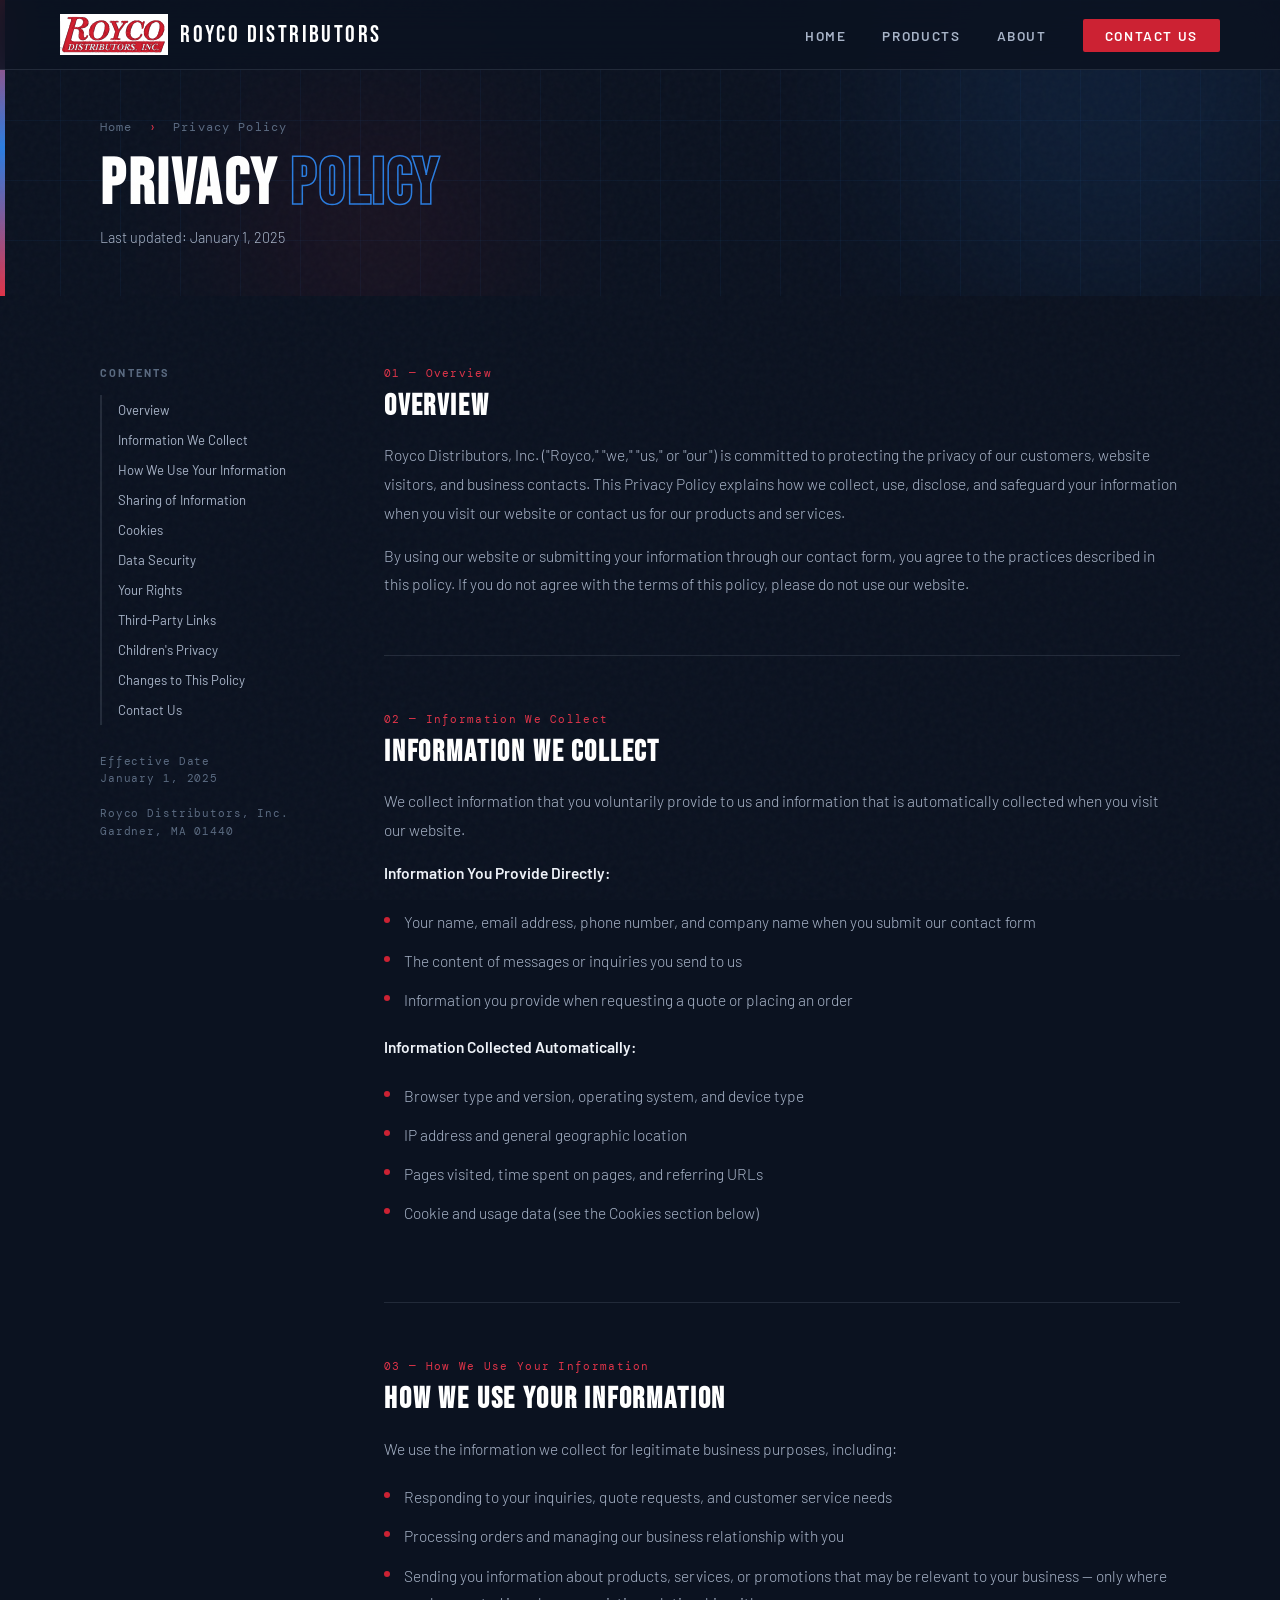
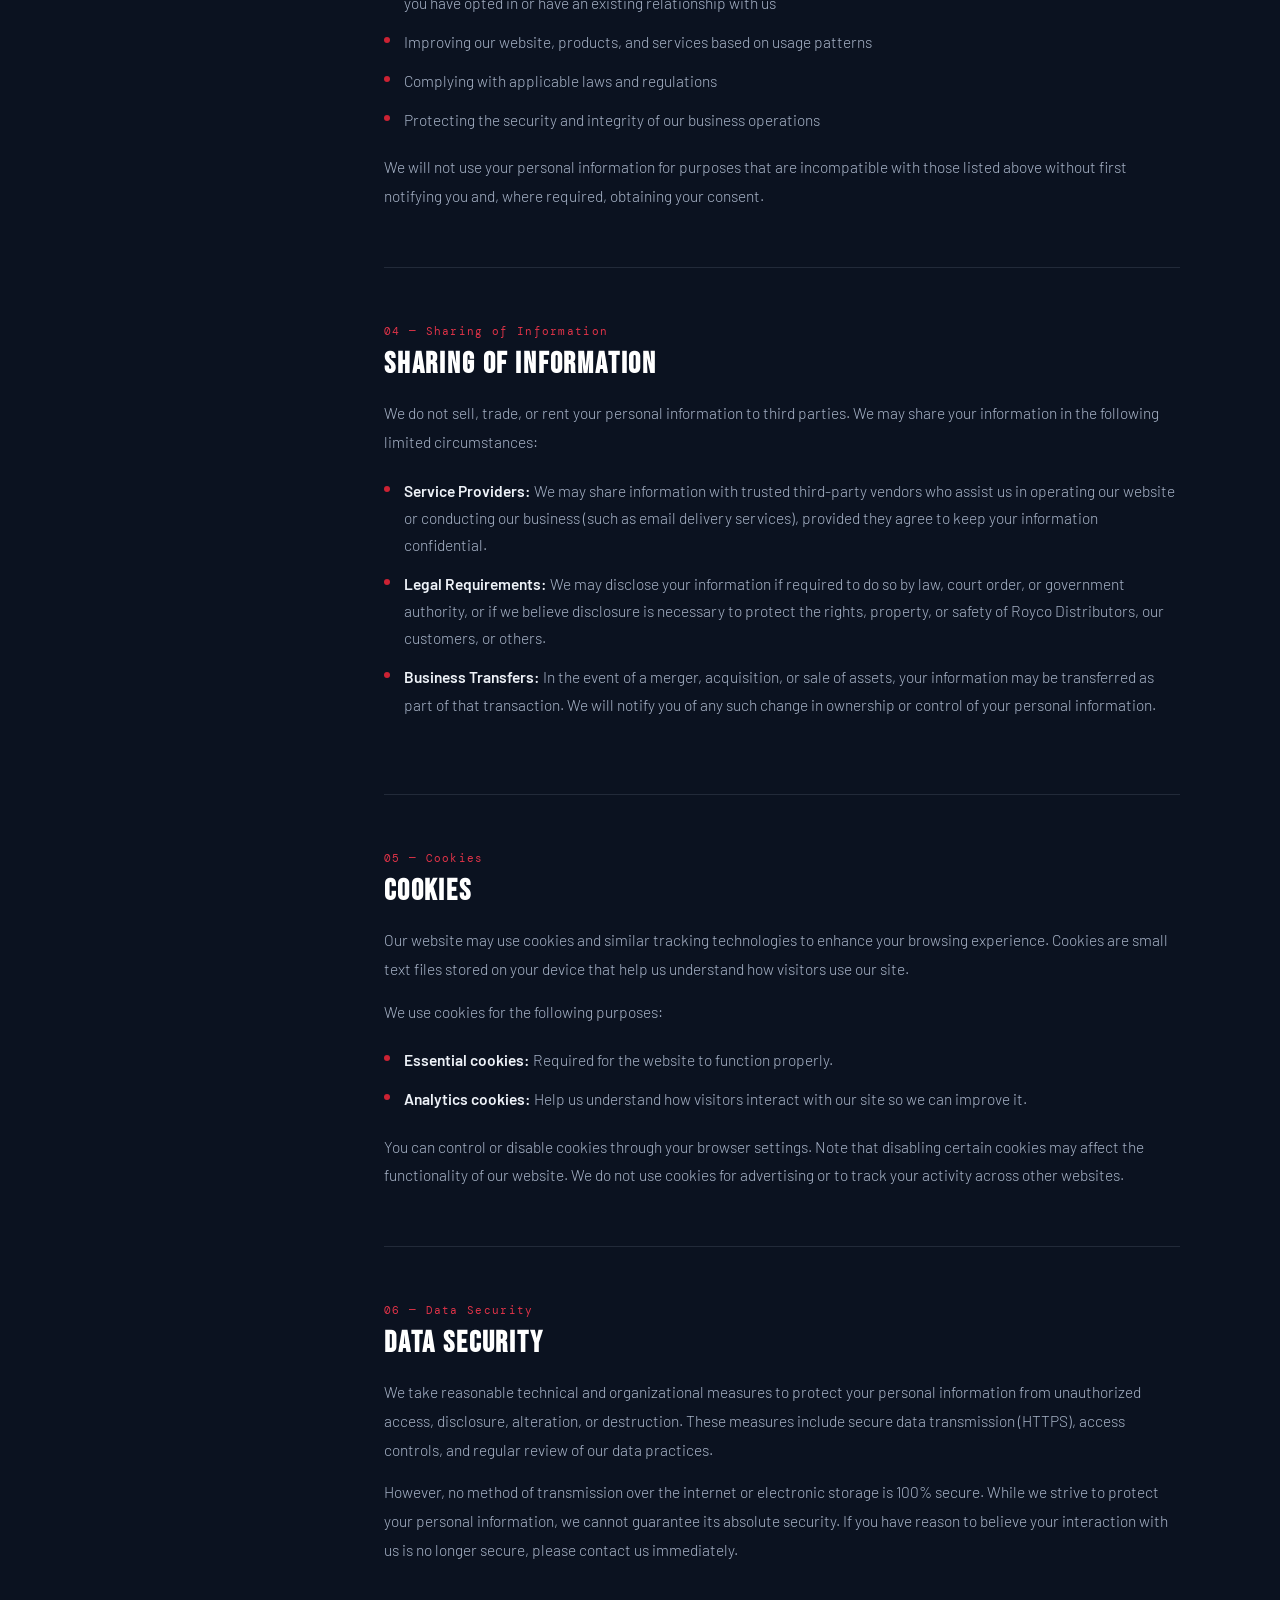
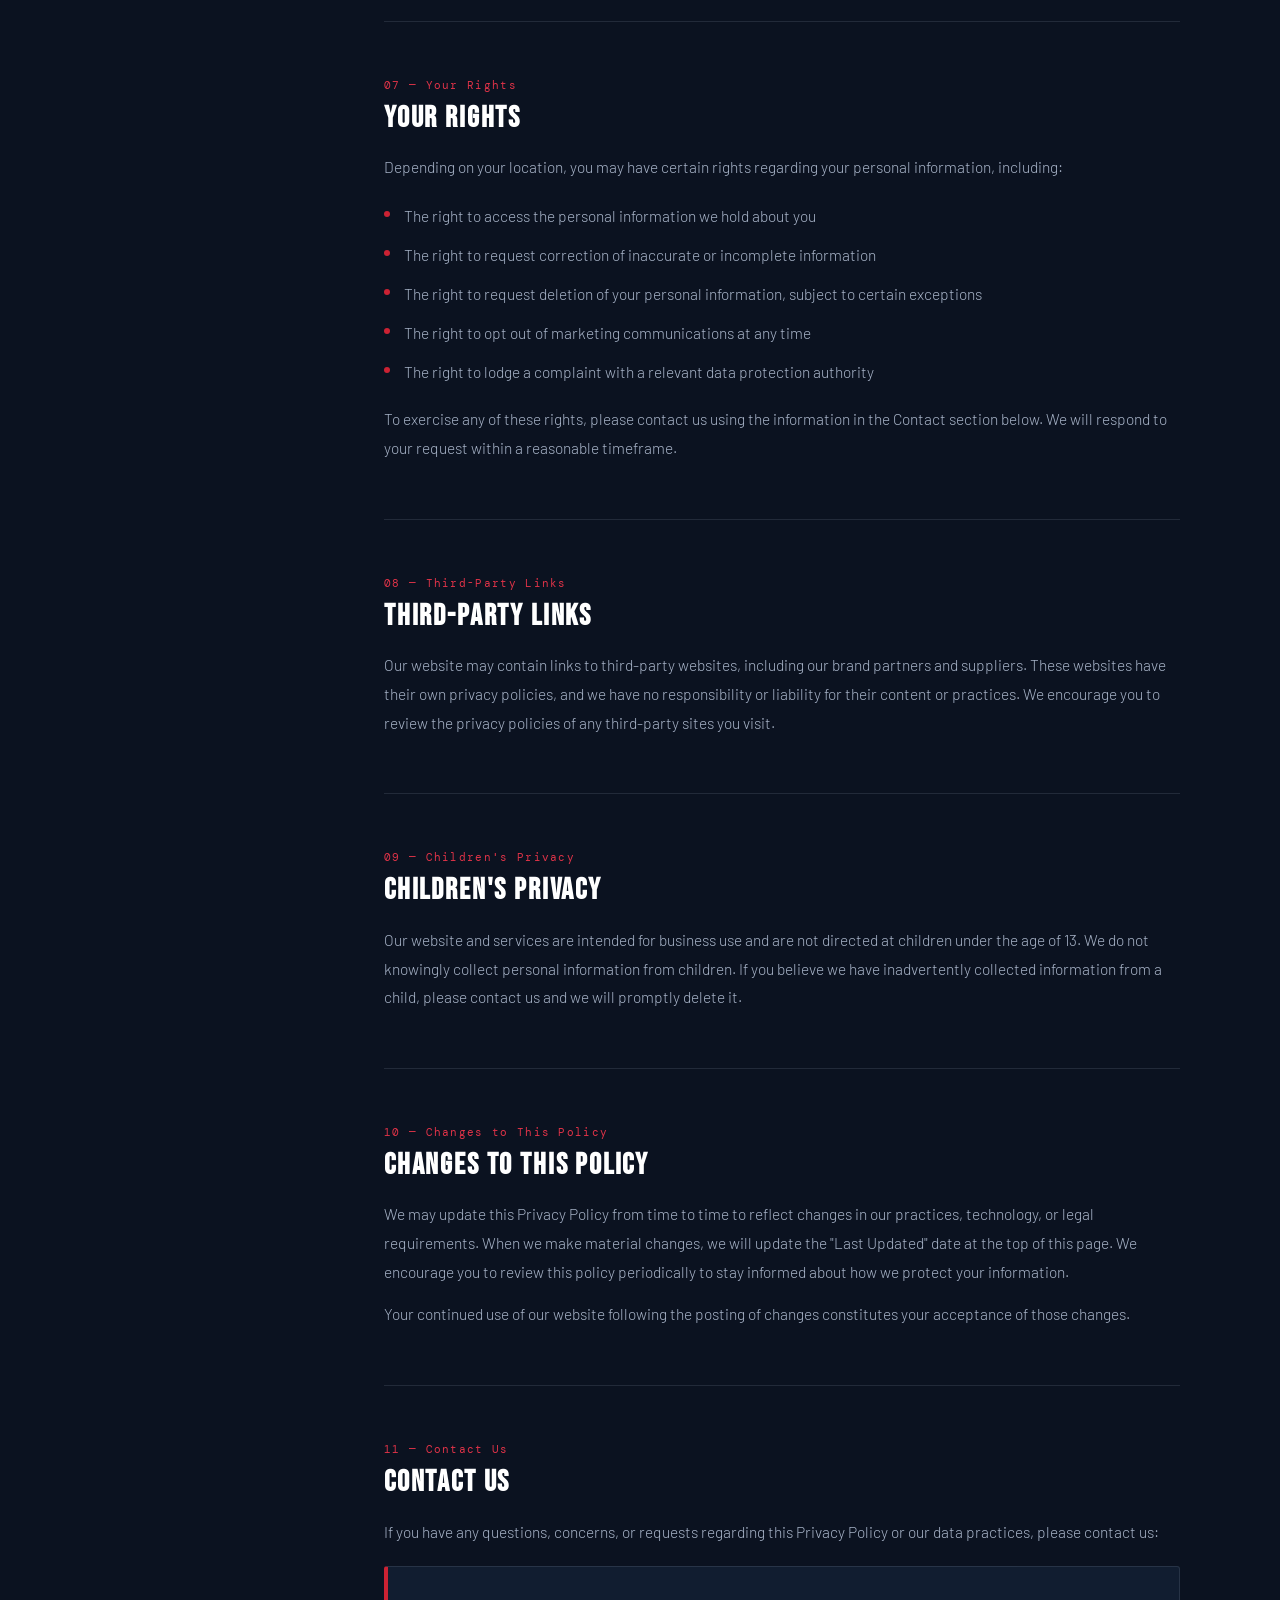
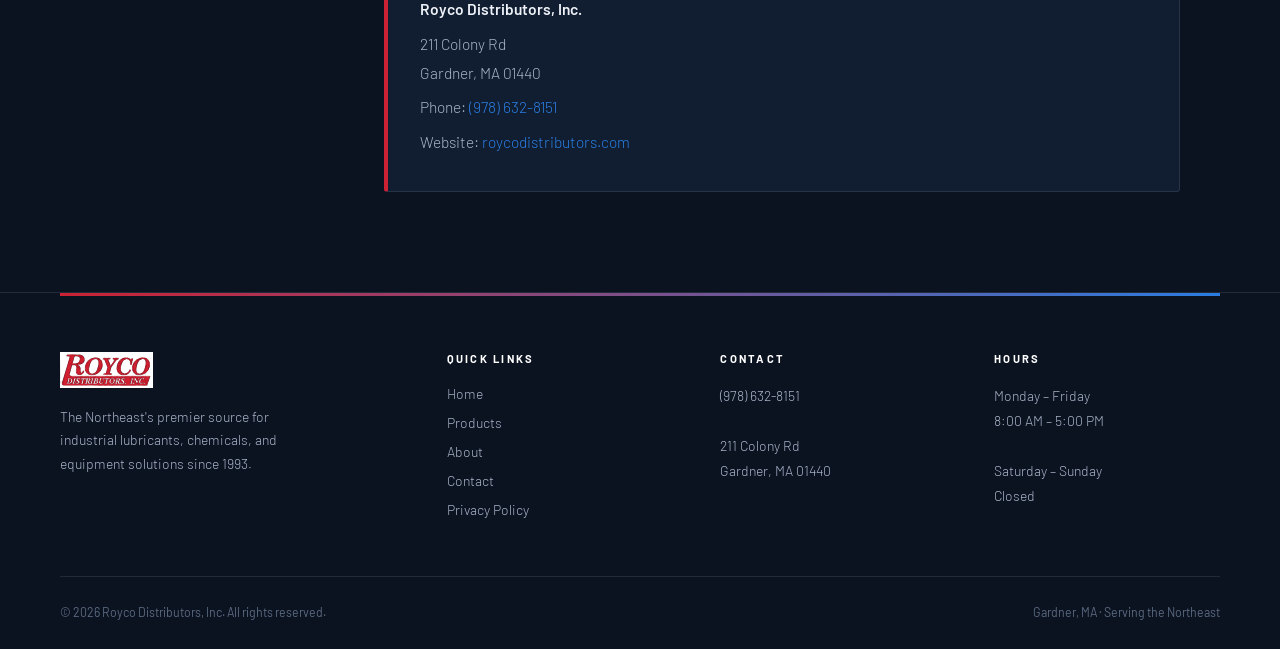
<file: pages/privacy.html>
<!DOCTYPE html>
<html lang="en">
<head>
    <link rel="icon" href="../favicon.ico" type="image/x-icon">
    <meta charset="UTF-8" />
    <meta name="viewport" content="width=device-width, initial-scale=1.0" />
    <title>Privacy Policy | Royco Distributors</title>
    <meta name="description" content="Privacy Policy for Royco Distributors, Inc. — how we collect, use, and protect your information." />
    <link rel="preconnect" href="https://fonts.googleapis.com">
    <link rel="preconnect" href="https://fonts.gstatic.com" crossorigin>
    <link href="https://fonts.googleapis.com/css2?family=Bebas+Neue&family=Barlow:ital,wght@0,300;0,400;0,600;0,700;1,300&family=DM+Mono:wght@300;400&display=swap" rel="stylesheet">
    <link rel="stylesheet" href="../styles.css">
    <style>
        /* ── PAGE HERO ── */
        .page-hero {
            min-height: 280px;
            display: flex;
            align-items: flex-end;
            position: relative;
            overflow: hidden;
            padding-top: 70px;
        }
        .page-hero-grid {
            position: absolute;
            inset: 0;
            background-image:
                linear-gradient(rgba(42,125,225,0.06) 1px, transparent 1px),
                linear-gradient(90deg, rgba(42,125,225,0.06) 1px, transparent 1px);
            background-size: 60px 60px;
            animation: gridPan 22s linear infinite;
        }
        .page-hero-orb {
            position: absolute;
            border-radius: 50%;
            filter: blur(90px);
            opacity: 0.11;
        }
        .page-hero-orb-1 {
            width: 420px; height: 420px;
            background: var(--blue-bright);
            top: -120px; right: -40px;
        }
        .page-hero-orb-2 {
            width: 240px; height: 240px;
            background: var(--red-mid);
            bottom: -60px; left: 20%;
        }
        .page-hero-stripe {
            position: absolute;
            left: 0; top: 0; bottom: 0;
            width: 5px;
            background: linear-gradient(to bottom, var(--red-bright), var(--blue-bright), var(--red-bright));
        }
        .page-hero-inner {
            position: relative;
            z-index: 10;
            max-width: 1200px;
            margin: 0 auto;
            padding: 50px 60px 50px;
            width: 100%;
        }
        .breadcrumb {
            font-family: 'DM Mono', monospace;
            font-size: 0.72rem;
            letter-spacing: 0.1em;
            color: var(--steel);
            margin-bottom: 18px;
        }
        .breadcrumb a { color: var(--steel); text-decoration: none; transition: color 0.25s; }
        .breadcrumb a:hover { color: var(--blue-bright); }
        .breadcrumb span { color: var(--red-bright); margin: 0 8px; }
        .page-title {
            font-family: 'Bebas Neue', sans-serif;
            font-size: clamp(2.8rem, 5vw, 4.5rem);
            letter-spacing: 0.04em;
            color: var(--white);
            line-height: 1;
        }
        .page-title em {
            color: transparent;
            -webkit-text-stroke: 1.5px var(--blue-bright);
            font-style: normal;
        }
        .page-subtitle {
            margin-top: 12px;
            font-size: 0.9rem;
            font-weight: 300;
            color: var(--silver);
        }

        /* ── POLICY LAYOUT ── */
        .policy-wrapper {
            max-width: 1200px;
            margin: 0 auto;
            padding: 70px 60px 100px;
            display: grid;
            grid-template-columns: 220px 1fr;
            gap: 64px;
            align-items: start;
        }

        /* ── SIDEBAR TOC ── */
        .policy-toc {
            position: sticky;
            top: 100px;
        }
        .toc-label {
            font-size: 0.68rem;
            font-weight: 700;
            letter-spacing: 0.2em;
            text-transform: uppercase;
            color: var(--steel);
            margin-bottom: 16px;
        }
        .toc-list {
            list-style: none;
            border-left: 2px solid var(--divider);
        }
        .toc-list li a {
            display: block;
            padding: 7px 0 7px 16px;
            font-size: 0.82rem;
            font-weight: 400;
            color: var(--silver);
            text-decoration: none;
            transition: color 0.25s, border-color 0.25s;
            border-left: 2px solid transparent;
            margin-left: -2px;
        }
        .toc-list li a:hover {
            color: var(--white);
            border-left-color: var(--red-bright);
        }
        .toc-updated {
            margin-top: 28px;
            font-family: 'DM Mono', monospace;
            font-size: 0.68rem;
            color: var(--steel);
            letter-spacing: 0.08em;
            line-height: 1.6;
        }

        /* ── POLICY CONTENT ── */
        .policy-content {
            min-width: 0;
        }
        .policy-section {
            margin-bottom: 56px;
            padding-bottom: 56px;
            border-bottom: 1px solid var(--divider);
        }
        .policy-section:last-child {
            border-bottom: none;
            margin-bottom: 0;
            padding-bottom: 0;
        }
        .policy-section-num {
            font-family: 'DM Mono', monospace;
            font-size: 0.68rem;
            color: var(--red-bright);
            letter-spacing: 0.12em;
            margin-bottom: 10px;
        }
        .policy-section h2 {
            font-family: 'Bebas Neue', sans-serif;
            font-size: 1.9rem;
            letter-spacing: 0.06em;
            color: var(--white);
            margin-bottom: 18px;
            line-height: 1.1;
        }
        .policy-section p {
            font-size: 0.97rem;
            font-weight: 300;
            color: var(--silver);
            line-height: 1.85;
            margin-bottom: 14px;
        }
        .policy-section p:last-child { margin-bottom: 0; }
        .policy-section ul {
            list-style: none;
            margin: 14px 0;
        }
        .policy-section ul li {
            font-size: 0.97rem;
            font-weight: 300;
            color: var(--silver);
            line-height: 1.75;
            padding: 6px 0 6px 20px;
            position: relative;
        }
        .policy-section ul li::before {
            content: '';
            position: absolute;
            left: 0;
            top: 15px;
            width: 6px;
            height: 6px;
            border-radius: 50%;
            background: var(--red-mid);
        }
        .policy-contact-box {
            background: var(--navy-mid);
            border: 1px solid var(--divider);
            border-left: 4px solid var(--red-mid);
            border-radius: 3px;
            padding: 28px 32px;
            margin-top: 20px;
        }
        .policy-contact-box p {
            margin-bottom: 6px !important;
        }
        .policy-contact-box a {
            color: var(--blue-bright);
            text-decoration: none;
            transition: color 0.25s;
        }
        .policy-contact-box a:hover { color: var(--white); }

        /* ── SCROLL OFFSET FOR FIXED NAV ── */
        html { scroll-behavior: smooth; scroll-padding-top: 140px; }

        /* ── RESPONSIVE ── */
        @media (max-width: 960px) {
            .page-hero-inner { padding: 40px 24px 44px; }
            .policy-wrapper {
                grid-template-columns: 1fr;
                padding: 50px 24px 80px;
                gap: 0;
            }
            .policy-toc {
                position: static;
                margin-bottom: 48px;
                padding-bottom: 32px;
                border-bottom: 1px solid var(--divider);
            }
        }
    </style>
</head>
<body>

    <!-- ── NAVBAR ── -->
    <header class="navbar" id="navbar">
        <a href="../index.html" class="nav-logo">
            <img src="../images/logo.svg" alt="Royco Distributors Logo" onerror="this.style.display='none'">
            <span class="nav-logo-text">Royco Distributors</span>
        </a>
        <button class="menu-toggle" id="menuToggle" aria-label="Toggle menu">
            <span></span><span></span><span></span>
        </button>
        <ul class="nav-links" id="navMenu">
            <li><a href="../index.html">Home</a></li>
            <li><a href="products.html">Products</a></li>
            <li><a href="about.html">About</a></li>
            <li><a href="contact.html" class="nav-cta">Contact Us</a></li>
        </ul>
    </header>

    <!-- ── PAGE HERO ── -->
    <section class="page-hero">
        <div class="page-hero-grid"></div>
        <div class="page-hero-orb page-hero-orb-1"></div>
        <div class="page-hero-orb page-hero-orb-2"></div>
        <div class="page-hero-stripe"></div>
        <div class="page-hero-inner">
            <div class="breadcrumb">
                <a href="../index.html">Home</a>
                <span>›</span>
                Privacy Policy
            </div>
            <h1 class="page-title">Privacy <em>Policy</em></h1>
            <p class="page-subtitle">Last updated: January 1, 2025</p>
        </div>
    </section>

    <!-- ── CONTENT ── -->
    <main class="policy-wrapper">

        <!-- SIDEBAR TOC -->
        <aside class="policy-toc reveal-left">
            <div class="toc-label">Contents</div>
            <ul class="toc-list">
                <li><a href="#overview">Overview</a></li>
                <li><a href="#information-we-collect">Information We Collect</a></li>
                <li><a href="#how-we-use">How We Use Your Information</a></li>
                <li><a href="#sharing">Sharing of Information</a></li>
                <li><a href="#cookies">Cookies</a></li>
                <li><a href="#data-security">Data Security</a></li>
                <li><a href="#your-rights">Your Rights</a></li>
                <li><a href="#third-party">Third-Party Links</a></li>
                <li><a href="#children">Children's Privacy</a></li>
                <li><a href="#changes">Changes to This Policy</a></li>
                <li><a href="#contact">Contact Us</a></li>
            </ul>
            <div class="toc-updated">
                Effective Date<br>January 1, 2025<br><br>
                Royco Distributors, Inc.<br>
                Gardner, MA 01440
            </div>
        </aside>

        <!-- POLICY BODY -->
        <div class="policy-content reveal">

            <div class="policy-section">
                <span id="overview" style="display:block;position:relative;top:-140px;visibility:hidden;"></span>
                <div class="policy-section-num">01 — Overview</div>
                <h2>Overview</h2>
                <p>Royco Distributors, Inc. ("Royco," "we," "us," or "our") is committed to protecting the privacy of our customers, website visitors, and business contacts. This Privacy Policy explains how we collect, use, disclose, and safeguard your information when you visit our website or contact us for our products and services.</p>
                <p>By using our website or submitting your information through our contact form, you agree to the practices described in this policy. If you do not agree with the terms of this policy, please do not use our website.</p>
            </div>

            <div class="policy-section">
                <span id="information-we-collect" style="display:block;position:relative;top:-140px;visibility:hidden;"></span>
                <div class="policy-section-num">02 — Information We Collect</div>
                <h2>Information We Collect</h2>
                <p>We collect information that you voluntarily provide to us and information that is automatically collected when you visit our website.</p>
                <p><strong style="color:var(--off-white);font-weight:600;">Information You Provide Directly:</strong></p>
                <ul>
                    <li>Your name, email address, phone number, and company name when you submit our contact form</li>
                    <li>The content of messages or inquiries you send to us</li>
                    <li>Information you provide when requesting a quote or placing an order</li>
                </ul>
                <p><strong style="color:var(--off-white);font-weight:600;">Information Collected Automatically:</strong></p>
                <ul>
                    <li>Browser type and version, operating system, and device type</li>
                    <li>IP address and general geographic location</li>
                    <li>Pages visited, time spent on pages, and referring URLs</li>
                    <li>Cookie and usage data (see the Cookies section below)</li>
                </ul>
            </div>

            <div class="policy-section">
                <span id="how-we-use" style="display:block;position:relative;top:-140px;visibility:hidden;"></span>
                <div class="policy-section-num">03 — How We Use Your Information</div>
                <h2>How We Use Your Information</h2>
                <p>We use the information we collect for legitimate business purposes, including:</p>
                <ul>
                    <li>Responding to your inquiries, quote requests, and customer service needs</li>
                    <li>Processing orders and managing our business relationship with you</li>
                    <li>Sending you information about products, services, or promotions that may be relevant to your business — only where you have opted in or have an existing relationship with us</li>
                    <li>Improving our website, products, and services based on usage patterns</li>
                    <li>Complying with applicable laws and regulations</li>
                    <li>Protecting the security and integrity of our business operations</li>
                </ul>
                <p>We will not use your personal information for purposes that are incompatible with those listed above without first notifying you and, where required, obtaining your consent.</p>
            </div>

            <div class="policy-section">
                <span id="sharing" style="display:block;position:relative;top:-140px;visibility:hidden;"></span>
                <div class="policy-section-num">04 — Sharing of Information</div>
                <h2>Sharing of Information</h2>
                <p>We do not sell, trade, or rent your personal information to third parties. We may share your information in the following limited circumstances:</p>
                <ul>
                    <li><strong style="color:var(--off-white);font-weight:600;">Service Providers:</strong> We may share information with trusted third-party vendors who assist us in operating our website or conducting our business (such as email delivery services), provided they agree to keep your information confidential.</li>
                    <li><strong style="color:var(--off-white);font-weight:600;">Legal Requirements:</strong> We may disclose your information if required to do so by law, court order, or government authority, or if we believe disclosure is necessary to protect the rights, property, or safety of Royco Distributors, our customers, or others.</li>
                    <li><strong style="color:var(--off-white);font-weight:600;">Business Transfers:</strong> In the event of a merger, acquisition, or sale of assets, your information may be transferred as part of that transaction. We will notify you of any such change in ownership or control of your personal information.</li>
                </ul>
            </div>

            <div class="policy-section">
                <span id="cookies" style="display:block;position:relative;top:-140px;visibility:hidden;"></span>
                <div class="policy-section-num">05 — Cookies</div>
                <h2>Cookies</h2>
                <p>Our website may use cookies and similar tracking technologies to enhance your browsing experience. Cookies are small text files stored on your device that help us understand how visitors use our site.</p>
                <p>We use cookies for the following purposes:</p>
                <ul>
                    <li><strong style="color:var(--off-white);font-weight:600;">Essential cookies:</strong> Required for the website to function properly.</li>
                    <li><strong style="color:var(--off-white);font-weight:600;">Analytics cookies:</strong> Help us understand how visitors interact with our site so we can improve it.</li>
                </ul>
                <p>You can control or disable cookies through your browser settings. Note that disabling certain cookies may affect the functionality of our website. We do not use cookies for advertising or to track your activity across other websites.</p>
            </div>

            <div class="policy-section">
                <span id="data-security" style="display:block;position:relative;top:-140px;visibility:hidden;"></span>
                <div class="policy-section-num">06 — Data Security</div>
                <h2>Data Security</h2>
                <p>We take reasonable technical and organizational measures to protect your personal information from unauthorized access, disclosure, alteration, or destruction. These measures include secure data transmission (HTTPS), access controls, and regular review of our data practices.</p>
                <p>However, no method of transmission over the internet or electronic storage is 100% secure. While we strive to protect your personal information, we cannot guarantee its absolute security. If you have reason to believe your interaction with us is no longer secure, please contact us immediately.</p>
            </div>

            <div class="policy-section">
                <span id="your-rights" style="display:block;position:relative;top:-140px;visibility:hidden;"></span>
                <div class="policy-section-num">07 — Your Rights</div>
                <h2>Your Rights</h2>
                <p>Depending on your location, you may have certain rights regarding your personal information, including:</p>
                <ul>
                    <li>The right to access the personal information we hold about you</li>
                    <li>The right to request correction of inaccurate or incomplete information</li>
                    <li>The right to request deletion of your personal information, subject to certain exceptions</li>
                    <li>The right to opt out of marketing communications at any time</li>
                    <li>The right to lodge a complaint with a relevant data protection authority</li>
                </ul>
                <p>To exercise any of these rights, please contact us using the information in the Contact section below. We will respond to your request within a reasonable timeframe.</p>
            </div>

            <div class="policy-section">
                <span id="third-party" style="display:block;position:relative;top:-140px;visibility:hidden;"></span>
                <div class="policy-section-num">08 — Third-Party Links</div>
                <h2>Third-Party Links</h2>
                <p>Our website may contain links to third-party websites, including our brand partners and suppliers. These websites have their own privacy policies, and we have no responsibility or liability for their content or practices. We encourage you to review the privacy policies of any third-party sites you visit.</p>
            </div>

            <div class="policy-section">
                <span id="children" style="display:block;position:relative;top:-140px;visibility:hidden;"></span>
                <div class="policy-section-num">09 — Children's Privacy</div>
                <h2>Children's Privacy</h2>
                <p>Our website and services are intended for business use and are not directed at children under the age of 13. We do not knowingly collect personal information from children. If you believe we have inadvertently collected information from a child, please contact us and we will promptly delete it.</p>
            </div>

            <div class="policy-section">
                <span id="changes" style="display:block;position:relative;top:-140px;visibility:hidden;"></span>
                <div class="policy-section-num">10 — Changes to This Policy</div>
                <h2>Changes to This Policy</h2>
                <p>We may update this Privacy Policy from time to time to reflect changes in our practices, technology, or legal requirements. When we make material changes, we will update the "Last Updated" date at the top of this page. We encourage you to review this policy periodically to stay informed about how we protect your information.</p>
                <p>Your continued use of our website following the posting of changes constitutes your acceptance of those changes.</p>
            </div>

            <div class="policy-section">
                <span id="contact" style="display:block;position:relative;top:-140px;visibility:hidden;"></span>
                <div class="policy-section-num">11 — Contact Us</div>
                <h2>Contact Us</h2>
                <p>If you have any questions, concerns, or requests regarding this Privacy Policy or our data practices, please contact us:</p>
                <div class="policy-contact-box">
                    <p><strong style="color:var(--off-white);font-weight:600;">Royco Distributors, Inc.</strong></p>
                    <p>211 Colony Rd<br>Gardner, MA 01440</p>
                    <p>Phone: <a href="tel:+19786328151">(978) 632-8151</a></p>
                    <p>Website: <a href="../index.html">roycodistributors.com</a></p>
                </div>
            </div>

        </div>
    </main>

    <!-- ── FOOTER ── -->
    <footer class="footer">
        <div class="footer-accent-line"></div>
        <div class="footer-inner">
            <div class="footer-brand">
                <img src="../images/logo.svg" alt="Royco Distributors" onerror="this.style.display='none'">
                <p>The Northeast's premier source for industrial lubricants, chemicals, and equipment solutions since 1993.</p>
            </div>
            <div class="footer-col">
                <h5>Quick Links</h5>
                <ul>
                    <li><a href="../index.html">Home</a></li>
                    <li><a href="products.html">Products</a></li>
                    <li><a href="about.html">About</a></li>
                    <li><a href="contact.html">Contact</a></li>
                    <li><a href="privacy.html">Privacy Policy</a></li>
                </ul>
            </div>
            <div class="footer-col">
                <h5>Contact</h5>
                <p>
                    <a href="tel:+19786328151">(978) 632-8151</a><br><br>
                    211 Colony Rd<br>Gardner, MA 01440
                </p>
            </div>
            <div class="footer-col">
                <h5>Hours</h5>
                <p>Monday – Friday<br>8:00 AM – 5:00 PM<br><br>Saturday – Sunday<br>Closed</p>
            </div>
        </div>
        <div class="footer-bottom">
            <p>© <span id="year"></span> Royco Distributors, Inc. All rights reserved.</p>
            <p>Gardner, MA · Serving the Northeast</p>
        </div>
    </footer>

    <script src="../main.js"></script>
</body>
</html>
</file>
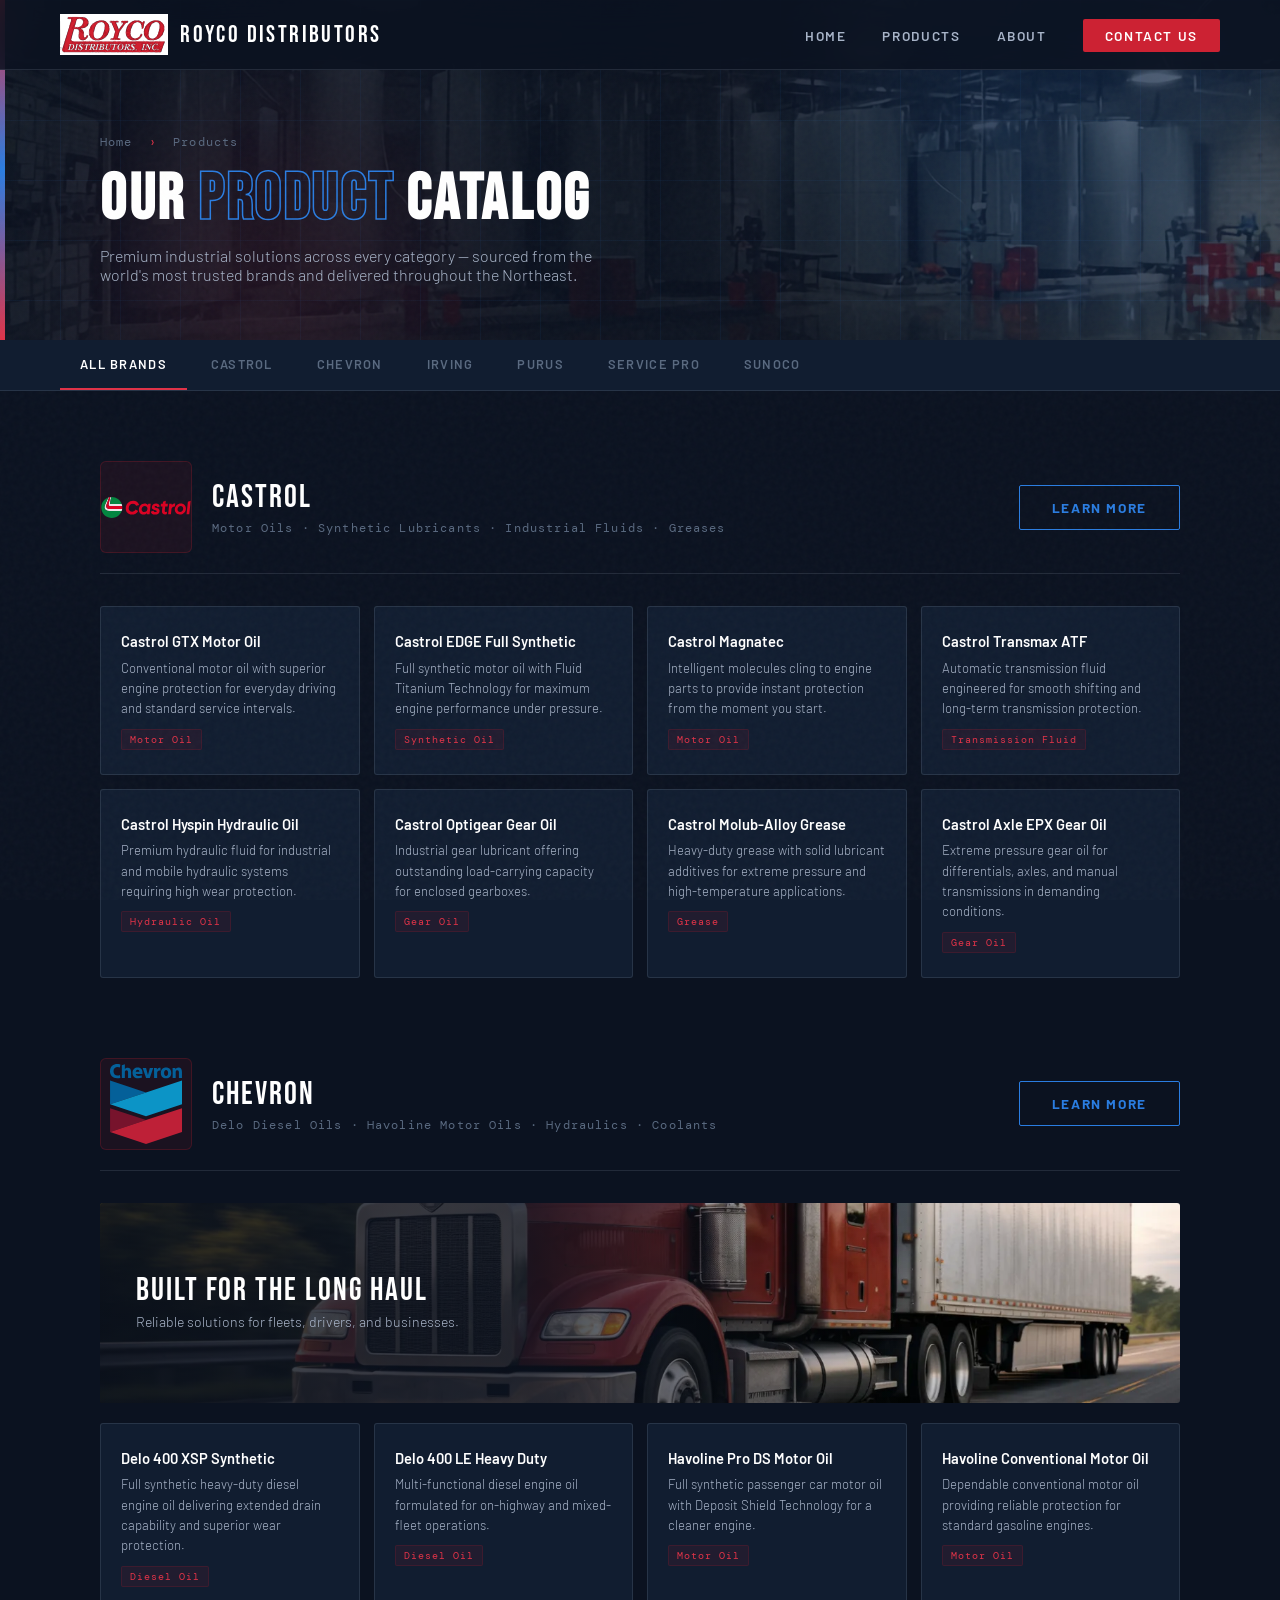
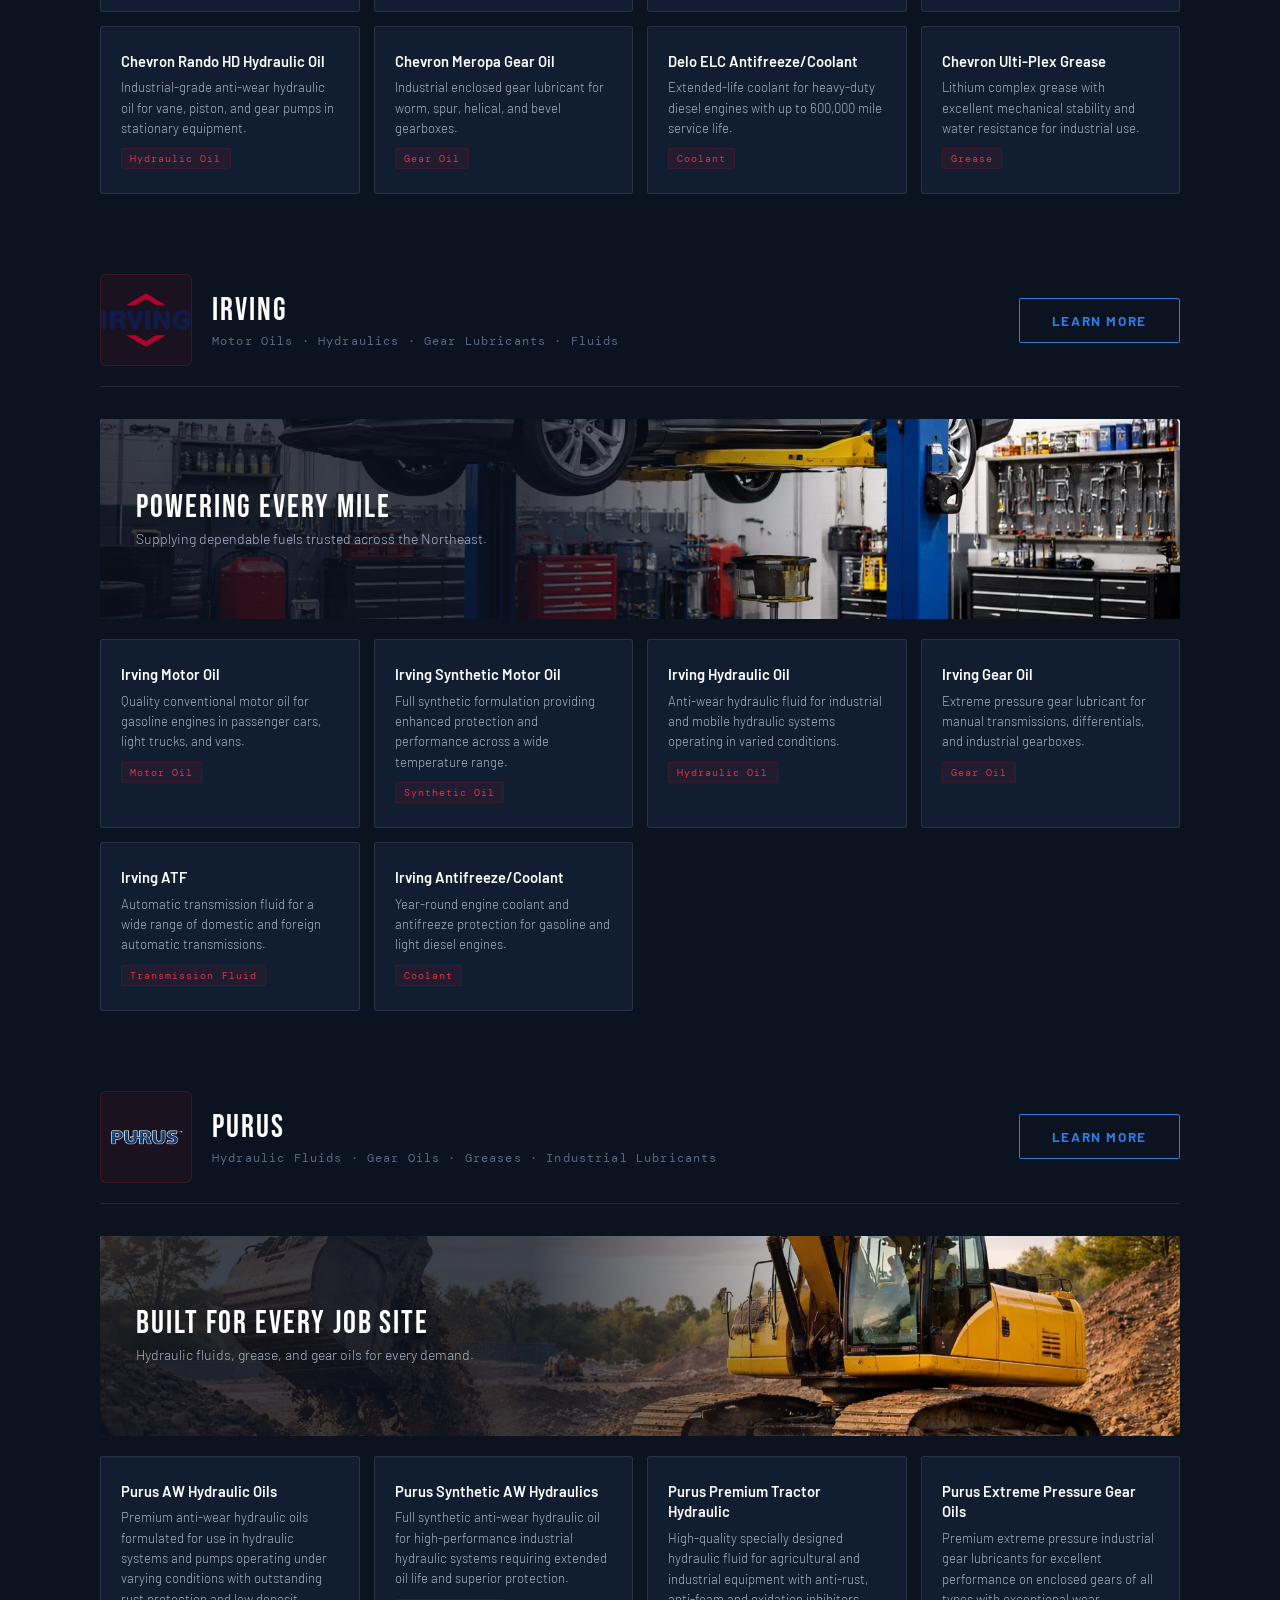
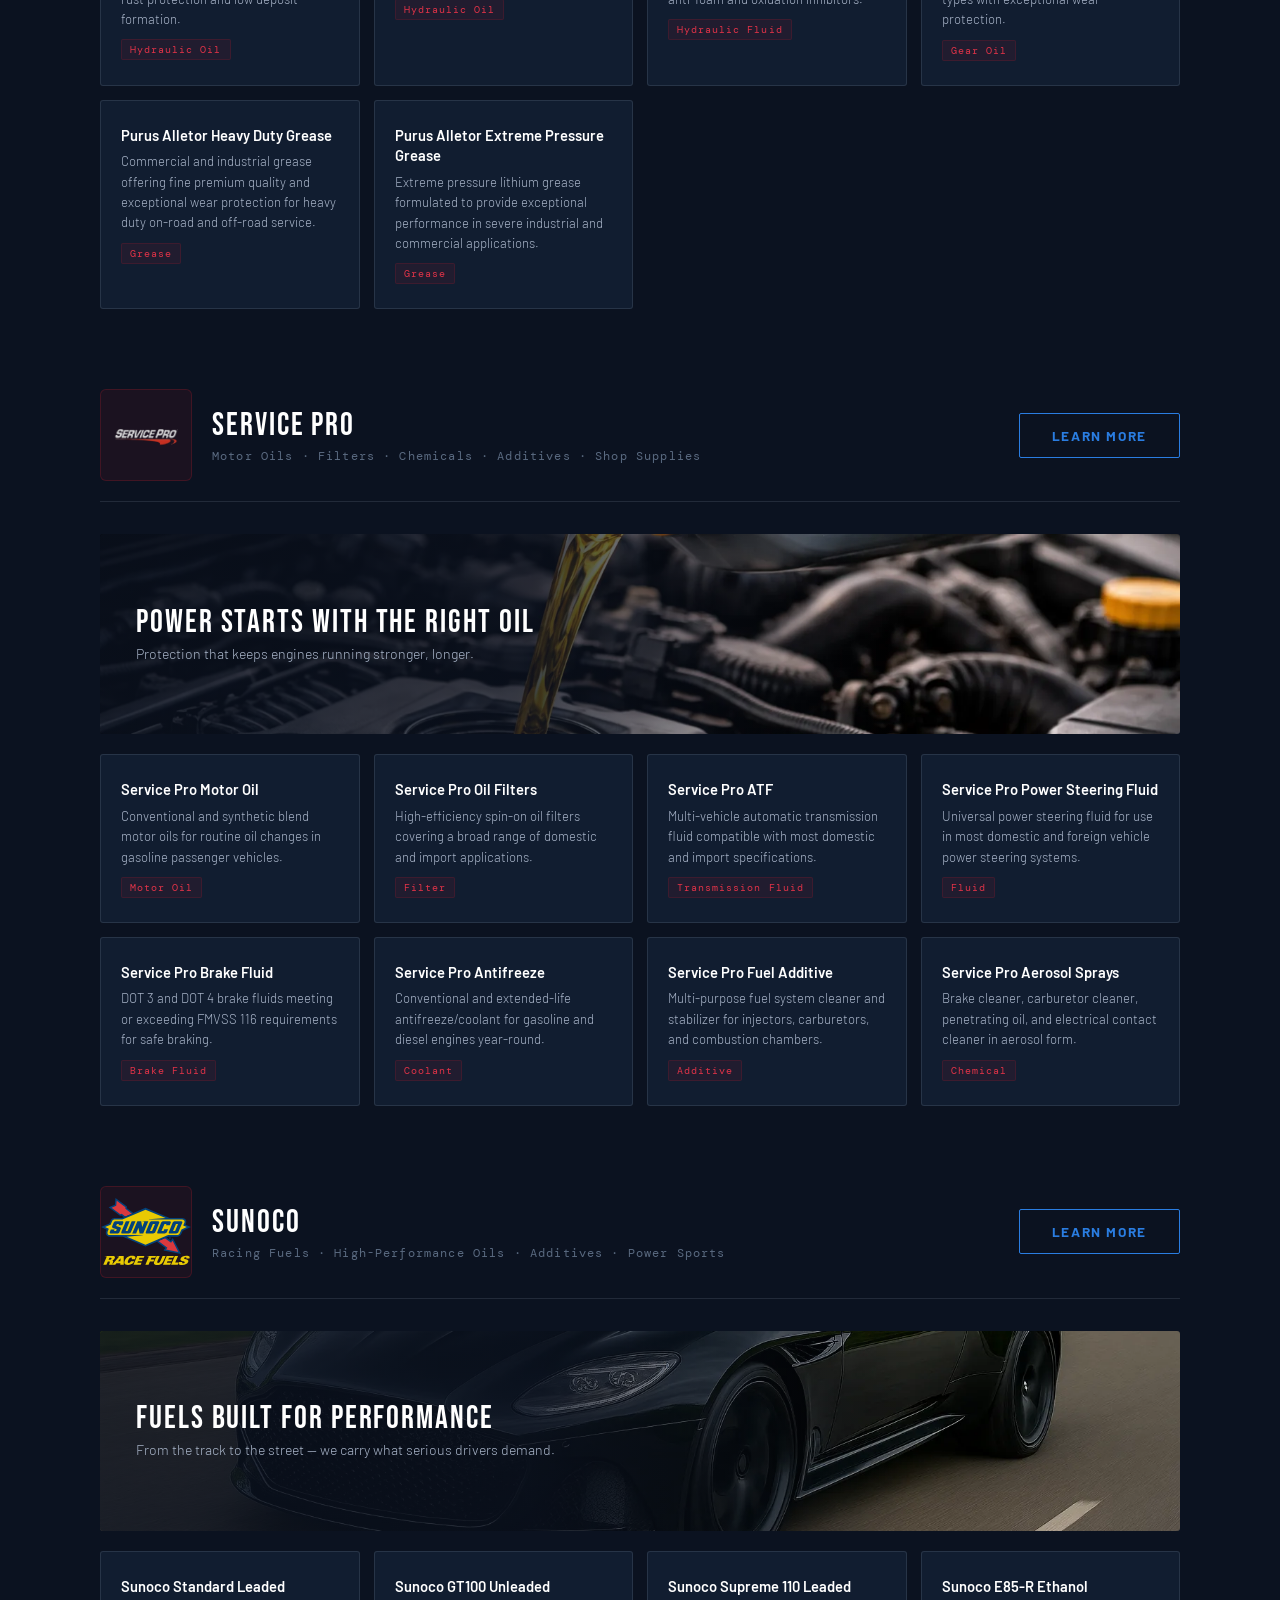
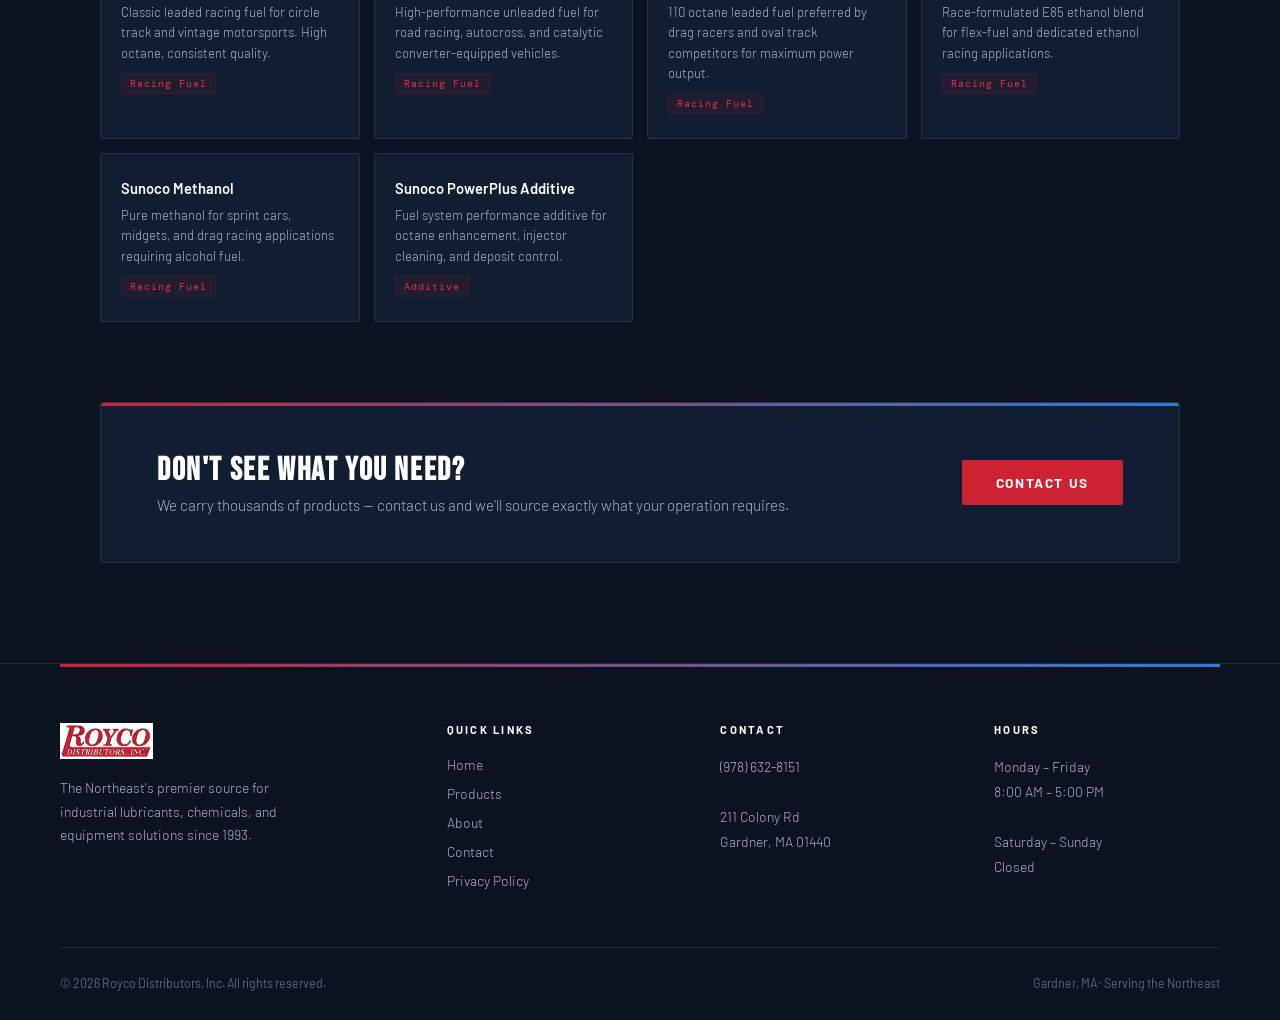
<file: pages/products.html>
<!DOCTYPE html>
<html lang="en">
<head>
    <link rel="icon" href="../favicon.ico" type="image/x-icon">
    <meta charset="UTF-8" />
    <meta name="viewport" content="width=device-width, initial-scale=1.0" />
    <title>Products | Royco Distributors</title>
    <meta name="description" content="Browse Royco Distributors' full catalog of industrial lubricants, chemicals, coolants, absorbents, racing fuels, and equipment solutions." />
    <link rel="preconnect" href="https://fonts.googleapis.com">
    <link rel="preconnect" href="https://fonts.gstatic.com" crossorigin>
    <link href="https://fonts.googleapis.com/css2?family=Bebas+Neue&family=Barlow:wght@300;400;600;700&family=DM+Mono:wght@300;400&display=swap" rel="stylesheet">
    <link rel="stylesheet" href="../styles.css">
    <style>
        /* ── PAGE HERO ── */
        .page-hero {
            min-height: 340px;
            display: flex;
            align-items: flex-end;
            position: relative;
            overflow: hidden;
            padding-top: 70px;
        }
        .page-hero-grid {
            position: absolute;
            inset: 0;
            background-image:
                linear-gradient(rgba(42,125,225,0.06) 1px, transparent 1px),
                linear-gradient(90deg, rgba(42,125,225,0.06) 1px, transparent 1px);
            background-size: 60px 60px;
            animation: gridPan 22s linear infinite;
        }
        .page-hero-orb {
            position: absolute;
            border-radius: 50%;
            filter: blur(90px);
            opacity: 0.14;
        }
        .page-hero-orb-1 {
            width: 500px; height: 500px;
            background: var(--blue-bright);
            top: -150px; right: -80px;
        }
        .page-hero-orb-2 {
            width: 280px; height: 280px;
            background: var(--red-mid);
            bottom: -80px; left: 10%;
        }
        .page-hero-stripe {
            position: absolute;
            left: 0; top: 0; bottom: 0;
            width: 5px;
            background: linear-gradient(to bottom, var(--red-bright), var(--blue-bright), var(--red-bright));
        }
        .page-hero-inner {
            position: relative;
            z-index: 10;
            max-width: 1200px;
            margin: 0 auto;
            padding: 60px 60px 56px;
            width: 100%;
        }
        .breadcrumb {
            font-family: 'DM Mono', monospace;
            font-size: 0.72rem;
            letter-spacing: 0.1em;
            color: var(--steel);
            margin-bottom: 18px;
        }
        .breadcrumb a {
            color: var(--steel);
            text-decoration: none;
            transition: color 0.25s;
        }
        .breadcrumb a:hover { color: var(--blue-bright); }
        .breadcrumb span { color: var(--red-bright); margin: 0 8px; }
        .page-title {
            font-family: 'Bebas Neue', sans-serif;
            font-size: clamp(3rem, 5vw, 5rem);
            letter-spacing: 0.04em;
            color: var(--white);
            line-height: 1;
        }
        .page-title em {
            color: transparent;
            -webkit-text-stroke: 1.5px var(--blue-bright);
            font-style: normal;
        }
        .page-subtitle {
            margin-top: 14px;
            font-size: 1rem;
            font-weight: 300;
            color: var(--silver);
            max-width: 520px;
        }

        /* ── FILTER BAR ── */
        .filter-bar {
            background: var(--navy-mid);
            border-bottom: 1px solid var(--divider);
            padding: 0 60px;
            position: sticky;
            top: 70px;
            z-index: 400;
        }
        .filter-inner {
            max-width: 1200px;
            margin: 0 auto;
            display: flex;
            gap: 4px;
            overflow-x: auto;
            scrollbar-width: none;
        }
        .filter-inner::-webkit-scrollbar { display: none; }
        .filter-btn {
            background: none;
            border: none;
            cursor: pointer;
            font-family: 'Barlow', sans-serif;
            font-size: 0.8rem;
            font-weight: 600;
            letter-spacing: 0.1em;
            text-transform: uppercase;
            color: var(--steel);
            padding: 16px 20px;
            white-space: nowrap;
            border-bottom: 2px solid transparent;
            transition: color 0.25s, border-color 0.25s;
        }
        .filter-btn:hover { color: var(--silver); }
        .filter-btn.active {
            color: var(--white);
            border-bottom-color: var(--red-bright);
        }

        /* ── PRODUCTS MAIN ── */
        .products-main {
            max-width: 1200px;
            margin: 0 auto;
            padding: 70px 60px 100px;
        }
        .category-block { 
            margin-bottom: 80px;
            scroll-margin-top: 150px; 
        }
        .category-header {
            display: flex;
            align-items: center;
            gap: 20px;
            margin-bottom: 32px;
            padding-bottom: 20px;
            border-bottom: 1px solid var(--divider);
            justify-content: space-between;
        }
        .category-icon {
            width: 92px; height: 92px;
            background: rgba(176,28,46,0.1);
            border: 1px solid rgba(176,28,46,0.25);
            border-radius: 6px;
            display: flex;
            align-items: center;
            justify-content: center;
            font-size: 1.5rem;
            flex-shrink: 0;
        }
        .category-title {
            font-family: 'Bebas Neue', sans-serif;
            font-size: 2rem;
            letter-spacing: 0.06em;
            color: var(--white);
        }
        .category-count {
            font-family: 'DM Mono', monospace;
            font-size: 0.72rem;
            color: var(--steel);
            letter-spacing: 0.1em;
            margin-top: 4px;
        }
        .product-grid {
            display: grid;
            grid-template-columns: repeat(4, 1fr);
            gap: 14px;
        }
        .product-item {
            background: var(--navy-mid);
            border: 1px solid var(--divider);
            border-radius: 3px;
            padding: 24px 20px;
            transition: border-color 0.3s, transform 0.3s, box-shadow 0.3s;
            cursor: default;
        }
        .product-item:hover {
            border-color: var(--blue-bright);
            transform: translateY(-3px);
            box-shadow: 0 12px 40px rgba(42,125,225,0.1);
        }
        .product-item-name {
            font-weight: 600;
            font-size: 0.92rem;
            color: var(--white);
            margin-bottom: 6px;
            line-height: 1.4;
        }
        .product-item-desc {
            font-size: 0.82rem;
            font-weight: 300;
            color: var(--silver);
            line-height: 1.55;
        }
        .product-item-tag {
            display: inline-block;
            margin-top: 10px;
            font-family: 'DM Mono', monospace;
            font-size: 0.65rem;
            letter-spacing: 0.1em;
            color: var(--red-bright);
            background: rgba(176,28,46,0.1);
            border: 1px solid rgba(176,28,46,0.2);
            padding: 3px 8px;
            border-radius: 2px;
        }

        /* ── CTA BANNER ── */
        .products-cta {
            background: var(--navy-mid);
            border: 1px solid var(--divider);
            border-radius: 4px;
            padding: 48px 56px;
            display: flex;
            align-items: center;
            justify-content: space-between;
            gap: 30px;
            flex-wrap: wrap;
            position: relative;
            overflow: hidden;
        }
        .products-cta::before {
            content: '';
            position: absolute;
            top: 0; left: 0; right: 0;
            height: 3px;
            background: linear-gradient(90deg, var(--red-mid), var(--blue-bright));
        }
        .products-cta h3 {
            font-family: 'Bebas Neue', sans-serif;
            font-size: 2rem;
            letter-spacing: 0.05em;
            color: var(--white);
        }
        .products-cta p {
            font-size: 0.95rem;
            font-weight: 300;
            color: var(--silver);
            margin-top: 6px;
        }

        /* ── RESPONSIVE ── */
        @media (max-width: 960px) {
            .page-hero-inner { padding: 48px 24px 44px; }
            .filter-bar { padding: 0 24px; }
            .products-main { padding: 50px 24px 80px; }
            .product-grid { grid-template-columns: repeat(2, 1fr); }
            .products-cta { padding: 36px 28px; }
        }
        @media (max-width: 560px) {
            .product-grid { grid-template-columns: 1fr; }
        }
    </style>
</head>
<body>

    <!-- ── NAVBAR ── -->
    <header class="navbar" id="navbar">
        <a href="../index.html" class="nav-logo">
            <img src="../images/logo.svg" alt="Royco Distributors Logo" onerror="this.style.display='none'">
            <span class="nav-logo-text">Royco Distributors</span>
        </a>
        <button class="menu-toggle" id="menuToggle" aria-label="Toggle menu">
            <span></span><span></span><span></span>
        </button>
        <ul class="nav-links" id="navMenu">
            <li><a href="../index.html">Home</a></li>
            <li><a href="products.html">Products</a></li>
            <li><a href="about.html">About</a></li>
            <li><a href="contact.html" class="nav-cta">Contact Us</a></li>
        </ul>
    </header>

    <!-- ── PAGE HERO ── -->
    <section class="page-hero" style="background-image: url('../images/ss2.webp'); background-size: cover; background-position: center 30%;">
        <div style="position:absolute;inset:0;background:linear-gradient(to right, rgba(11,18,32,0.93) 55%, rgba(11,18,32,0.65));"></div>
        <div class="page-hero-grid"></div>
        <div class="page-hero-orb page-hero-orb-1"></div>
        <div class="page-hero-orb page-hero-orb-2"></div>
        <div class="page-hero-stripe"></div>
        <div class="page-hero-inner">
            <div class="breadcrumb">
                <a href="../index.html">Home</a>
                <span>›</span>
                Products
            </div>
            <h1 class="page-title">Our <em>Product</em> Catalog</h1>
            <p class="page-subtitle">Premium industrial solutions across every category — sourced from the world's most trusted brands and delivered throughout the Northeast.</p>
        </div>
    </section>

    <!-- ── FILTER BAR ── -->
    <div class="filter-bar">
        <div class="filter-inner">
            <button class="filter-btn active" data-filter="all">All Brands</button>
            <button class="filter-btn" data-filter="castrol">Castrol</button>
            <button class="filter-btn" data-filter="chevron">Chevron</button>
            <button class="filter-btn" data-filter="irving">Irving</button>
            <button class="filter-btn" data-filter="purus">Purus</button>
            <button class="filter-btn" data-filter="servicepro">Service Pro</button>
            <button class="filter-btn" data-filter="sunoco">Sunoco</button>
        </div>
    </div>

    <!-- ── PRODUCTS ── -->
    <main class="products-main">

        <!-- CASTROL -->
        <div class="category-block reveal" data-category="castrol" id="castrol">
            <div class="category-header">
                <div style="display: flex; align-items: center; gap: 20px; flex: 1;">
                    <div class="category-icon">
                        <img src="../images/castrol.svg" alt="Castrol" style="height:80px;width:auto;object-fit:contain;">
                    </div>
                    <div>
                        <div class="category-title">Castrol</div>
                        <div class="category-count">Motor Oils · Synthetic Lubricants · Industrial Fluids · Greases</div>
                    </div>
                </div>
                <a href="https://www.castrol.com/en_us/united-states/home/products.html" target="_blank" rel="noopener noreferrer" class="btn-outline" style="white-space: nowrap;">Learn More</a>
            </div>
            <div class="product-grid">
                <div class="product-item">
                    <div class="product-item-name">Castrol GTX Motor Oil</div>
                    <div class="product-item-desc">Conventional motor oil with superior engine protection for everyday driving and standard service intervals.</div>
                    <span class="product-item-tag">Motor Oil</span>
                </div>
                <div class="product-item">
                    <div class="product-item-name">Castrol EDGE Full Synthetic</div>
                    <div class="product-item-desc">Full synthetic motor oil with Fluid Titanium Technology for maximum engine performance under pressure.</div>
                    <span class="product-item-tag">Synthetic Oil</span>
                </div>
                <div class="product-item">
                    <div class="product-item-name">Castrol Magnatec</div>
                    <div class="product-item-desc">Intelligent molecules cling to engine parts to provide instant protection from the moment you start.</div>
                    <span class="product-item-tag">Motor Oil</span>
                </div>
                <div class="product-item">
                    <div class="product-item-name">Castrol Transmax ATF</div>
                    <div class="product-item-desc">Automatic transmission fluid engineered for smooth shifting and long-term transmission protection.</div>
                    <span class="product-item-tag">Transmission Fluid</span>
                </div>
                <div class="product-item">
                    <div class="product-item-name">Castrol Hyspin Hydraulic Oil</div>
                    <div class="product-item-desc">Premium hydraulic fluid for industrial and mobile hydraulic systems requiring high wear protection.</div>
                    <span class="product-item-tag">Hydraulic Oil</span>
                </div>
                <div class="product-item">
                    <div class="product-item-name">Castrol Optigear Gear Oil</div>
                    <div class="product-item-desc">Industrial gear lubricant offering outstanding load-carrying capacity for enclosed gearboxes.</div>
                    <span class="product-item-tag">Gear Oil</span>
                </div>
                <div class="product-item">
                    <div class="product-item-name">Castrol Molub-Alloy Grease</div>
                    <div class="product-item-desc">Heavy-duty grease with solid lubricant additives for extreme pressure and high-temperature applications.</div>
                    <span class="product-item-tag">Grease</span>
                </div>
                <div class="product-item">
                    <div class="product-item-name">Castrol Axle EPX Gear Oil</div>
                    <div class="product-item-desc">Extreme pressure gear oil for differentials, axles, and manual transmissions in demanding conditions.</div>
                    <span class="product-item-tag">Gear Oil</span>
                </div>
            </div>
        </div>

        <!-- CHEVRON -->
        <div class="category-block reveal" data-category="chevron" id="chevron">
            <div class="category-header">
                <div style="display: flex; align-items: center; gap: 20px; flex: 1;">
                    <div class="category-icon">
                        <img src="../images/chevron.svg" alt="Chevron" style="height:80px;width:auto;object-fit:contain;">
                    </div>
                    <div>
                        <div class="category-title">Chevron</div>
                        <div class="category-count">Delo Diesel Oils · Havoline Motor Oils · Hydraulics · Coolants</div>
                    </div>
                </div>
                <a href="https://www.chevronlubricants.com" target="_blank" rel="noopener noreferrer" class="btn-outline" style="white-space: nowrap;">Learn More</a>
            </div>
            <!-- Chevron visual banner -->
            <div style="position:relative;overflow:hidden;border-radius:3px;margin-bottom:20px;">
                <img src="../images/chevronbanner.webp" alt="Chevron Visual Banner" style="width:100%;height:200px;object-fit:cover;object-position:center 60%;display:block;">
                <div style="position:absolute;inset:0;background:linear-gradient(to right,rgba(11,18,32,0.80) 40%,transparent 75%);display:flex;align-items:center;padding:0 36px;">
                    <div>
                        <div style="font-family:'Bebas Neue',sans-serif;font-size:2rem;letter-spacing:0.06em;color:var(--white);line-height:1;">Built for the long haul</div>
                        <div style="font-size:0.88rem;font-weight:300;color:var(--silver);margin-top:6px;">Reliable solutions for fleets, drivers, and businesses.</div>
                    </div>
                </div>
            </div>
            <div class="product-grid">
                <div class="product-item">
                    <div class="product-item-name">Delo 400 XSP Synthetic</div>
                    <div class="product-item-desc">Full synthetic heavy-duty diesel engine oil delivering extended drain capability and superior wear protection.</div>
                    <span class="product-item-tag">Diesel Oil</span>
                </div>
                <div class="product-item">
                    <div class="product-item-name">Delo 400 LE Heavy Duty</div>
                    <div class="product-item-desc">Multi-functional diesel engine oil formulated for on-highway and mixed-fleet operations.</div>
                    <span class="product-item-tag">Diesel Oil</span>
                </div>
                <div class="product-item">
                    <div class="product-item-name">Havoline Pro DS Motor Oil</div>
                    <div class="product-item-desc">Full synthetic passenger car motor oil with Deposit Shield Technology for a cleaner engine.</div>
                    <span class="product-item-tag">Motor Oil</span>
                </div>
                <div class="product-item">
                    <div class="product-item-name">Havoline Conventional Motor Oil</div>
                    <div class="product-item-desc">Dependable conventional motor oil providing reliable protection for standard gasoline engines.</div>
                    <span class="product-item-tag">Motor Oil</span>
                </div>
                <div class="product-item">
                    <div class="product-item-name">Chevron Rando HD Hydraulic Oil</div>
                    <div class="product-item-desc">Industrial-grade anti-wear hydraulic oil for vane, piston, and gear pumps in stationary equipment.</div>
                    <span class="product-item-tag">Hydraulic Oil</span>
                </div>
                <div class="product-item">
                    <div class="product-item-name">Chevron Meropa Gear Oil</div>
                    <div class="product-item-desc">Industrial enclosed gear lubricant for worm, spur, helical, and bevel gearboxes.</div>
                    <span class="product-item-tag">Gear Oil</span>
                </div>
                <div class="product-item">
                    <div class="product-item-name">Delo ELC Antifreeze/Coolant</div>
                    <div class="product-item-desc">Extended-life coolant for heavy-duty diesel engines with up to 600,000 mile service life.</div>
                    <span class="product-item-tag">Coolant</span>
                </div>
                <div class="product-item">
                    <div class="product-item-name">Chevron Ulti-Plex Grease</div>
                    <div class="product-item-desc">Lithium complex grease with excellent mechanical stability and water resistance for industrial use.</div>
                    <span class="product-item-tag">Grease</span>
                </div>
            </div>
        </div>

        <!-- IRVING -->
        <div class="category-block reveal" data-category="irving" id="irving">
            <div class="category-header">
                <div style="display: flex; align-items: center; gap: 20px; flex: 1;">
                    <div class="category-icon">
                        <img src="../images/irving.svg" alt="Irving" style="height:80px;width:auto;object-fit:contain;">
                    </div>
                    <div>
                        <div class="category-title">Irving</div>
                        <div class="category-count">Motor Oils · Hydraulics · Gear Lubricants · Fluids</div>
                    </div>
                </div>
                <a href="https://www.irvingoil.com" target="_blank" rel="noopener noreferrer" class="btn-outline" style="white-space: nowrap;">Learn More</a>
            </div>
            <div style="position:relative;overflow:hidden;border-radius:3px;margin-bottom:20px;">
                <img src="../images/irvingbanner.webp" alt="Irving Visual Banner" style="width:100%;height:200px;object-fit:cover;object-position:center 60%;display:block;">
                <div style="position:absolute;inset:0;background:linear-gradient(to right,rgba(11,18,32,0.80) 40%,transparent 75%);display:flex;align-items:center;padding:0 36px;">
                    <div>
                        <div style="font-family:'Bebas Neue',sans-serif;font-size:2rem;letter-spacing:0.06em;color:var(--white);line-height:1;">Powering every mile</div>
                        <div style="font-size:0.88rem;font-weight:300;color:var(--silver);margin-top:6px;">Supplying dependable fuels trusted across the Northeast.</div>
                    </div>
                </div>
            </div>
            <div class="product-grid">
                <div class="product-item">
                    <div class="product-item-name">Irving Motor Oil</div>
                    <div class="product-item-desc">Quality conventional motor oil for gasoline engines in passenger cars, light trucks, and vans.</div>
                    <span class="product-item-tag">Motor Oil</span>
                </div>
                <div class="product-item">
                    <div class="product-item-name">Irving Synthetic Motor Oil</div>
                    <div class="product-item-desc">Full synthetic formulation providing enhanced protection and performance across a wide temperature range.</div>
                    <span class="product-item-tag">Synthetic Oil</span>
                </div>
                <div class="product-item">
                    <div class="product-item-name">Irving Hydraulic Oil</div>
                    <div class="product-item-desc">Anti-wear hydraulic fluid for industrial and mobile hydraulic systems operating in varied conditions.</div>
                    <span class="product-item-tag">Hydraulic Oil</span>
                </div>
                <div class="product-item">
                    <div class="product-item-name">Irving Gear Oil</div>
                    <div class="product-item-desc">Extreme pressure gear lubricant for manual transmissions, differentials, and industrial gearboxes.</div>
                    <span class="product-item-tag">Gear Oil</span>
                </div>
                <div class="product-item">
                    <div class="product-item-name">Irving ATF</div>
                    <div class="product-item-desc">Automatic transmission fluid for a wide range of domestic and foreign automatic transmissions.</div>
                    <span class="product-item-tag">Transmission Fluid</span>
                </div>
                <div class="product-item">
                    <div class="product-item-name">Irving Antifreeze/Coolant</div>
                    <div class="product-item-desc">Year-round engine coolant and antifreeze protection for gasoline and light diesel engines.</div>
                    <span class="product-item-tag">Coolant</span>
                </div>
            </div>
        </div>

        <!-- PURUS -->
        <div class="category-block reveal" data-category="purus" id="purus">
            <div class="category-header">
                <div style="display: flex; align-items: center; gap: 20px; flex: 1;">
                    <div class="category-icon">
                        <img src="../images/purus.png" alt="Purus" style="height:80px;width:auto;object-fit:contain;">
                    </div>
                    <div>
                        <div class="category-title">Purus</div>
                        <div class="category-count">Hydraulic Fluids · Gear Oils · Greases · Industrial Lubricants</div>
                    </div>
                </div>
                <a href="https://purusproducts.com/products/" target="_blank" rel="noopener noreferrer" class="btn-outline" style="white-space: nowrap;">Learn More</a>
            </div>
            <!-- Purus visual banner -->
            <div style="position:relative;overflow:hidden;border-radius:3px;margin-bottom:20px;">
                <img src="../images/purusbanner.webp" alt="Purus Banner" style="width:100%;height:200px;object-fit:cover;object-position:center 60%;display:block;">
                <div style="position:absolute;inset:0;background:linear-gradient(to right,rgba(11,18,32,0.80) 40%,transparent 75%);display:flex;align-items:center;padding:0 36px;">
                    <div>
                        <div style="font-family:'Bebas Neue',sans-serif;font-size:2rem;letter-spacing:0.06em;color:var(--white);line-height:1;">Built for every job site</div>
                        <div style="font-size:0.88rem;font-weight:300;color:var(--silver);margin-top:6px;">Hydraulic fluids, grease, and gear oils for every demand.</div>
                    </div>
                </div>
            </div>
            
            <div class="product-grid">
                <div class="product-item">
                    <div class="product-item-name">Purus AW Hydraulic Oils</div>
                    <div class="product-item-desc">Premium anti-wear hydraulic oils formulated for use in hydraulic systems and pumps operating under varying conditions with outstanding rust protection and low deposit formation.</div>
                    <span class="product-item-tag">Hydraulic Oil</span>
                </div>
                <div class="product-item">
                    <div class="product-item-name">Purus Synthetic AW Hydraulics</div>
                    <div class="product-item-desc">Full synthetic anti-wear hydraulic oil for high-performance industrial hydraulic systems requiring extended oil life and superior protection.</div>
                    <span class="product-item-tag">Hydraulic Oil</span>
                </div>
                <div class="product-item">
                    <div class="product-item-name">Purus Premium Tractor Hydraulic</div>
                    <div class="product-item-desc">High-quality specially designed hydraulic fluid for agricultural and industrial equipment with anti-rust, anti-foam and oxidation inhibitors.</div>
                    <span class="product-item-tag">Hydraulic Fluid</span>
                </div>
                <div class="product-item">
                    <div class="product-item-name">Purus Extreme Pressure Gear Oils</div>
                    <div class="product-item-desc">Premium extreme pressure industrial gear lubricants for excellent performance on enclosed gears of all types with exceptional wear protection.</div>
                    <span class="product-item-tag">Gear Oil</span>
                </div>
                <div class="product-item">
                    <div class="product-item-name">Purus Alletor Heavy Duty Grease</div>
                    <div class="product-item-desc">Commercial and industrial grease offering fine premium quality and exceptional wear protection for heavy duty on-road and off-road service.</div>
                    <span class="product-item-tag">Grease</span>
                </div>
                <div class="product-item">
                    <div class="product-item-name">Purus Alletor Extreme Pressure Grease</div>
                    <div class="product-item-desc">Extreme pressure lithium grease formulated to provide exceptional performance in severe industrial and commercial applications.</div>
                    <span class="product-item-tag">Grease</span>
                </div>
            </div>
        </div>

        <!-- SERVICE PRO -->
        <div class="category-block reveal" data-category="servicepro" id="servicepro">
            <div class="category-header">
                <div style="display: flex; align-items: center; gap: 20px; flex: 1;">
                    <div class="category-icon">
                        <img src="../images/servicepro.png" alt="Service Pro" style="height:80px;width:auto;object-fit:contain;">
                    </div>
                    <div>
                        <div class="category-title">Service Pro</div>
                        <div class="category-count">Motor Oils · Filters · Chemicals · Additives · Shop Supplies</div>
                    </div>
                </div>
                <a href="https://service-pro.com/products/" target="_blank" rel="noopener noreferrer" class="btn-outline" style="white-space: nowrap;">Learn More</a>
            </div>
            <!-- Servicepro visual banner -->
            <div style="position:relative;overflow:hidden;border-radius:3px;margin-bottom:20px;">
                <img src="../images/serviceprobanner.webp" alt="Service Pro Banner" style="width:100%;height:200px;object-fit:cover;object-position:center 60%;display:block;">
                <div style="position:absolute;inset:0;background:linear-gradient(to right,rgba(11,18,32,0.80) 40%,transparent 75%);display:flex;align-items:center;padding:0 36px;">
                    <div>
                        <div style="font-family:'Bebas Neue',sans-serif;font-size:2rem;letter-spacing:0.06em;color:var(--white);line-height:1;">Power starts with the right oil</div>
                        <div style="font-size:0.88rem;font-weight:300;color:var(--silver);margin-top:6px;">Protection that keeps engines running stronger, longer.</div>
                    </div>
                </div>
            </div>
            <div class="product-grid">
                <div class="product-item">
                    <div class="product-item-name">Service Pro Motor Oil</div>
                    <div class="product-item-desc">Conventional and synthetic blend motor oils for routine oil changes in gasoline passenger vehicles.</div>
                    <span class="product-item-tag">Motor Oil</span>
                </div>
                <div class="product-item">
                    <div class="product-item-name">Service Pro Oil Filters</div>
                    <div class="product-item-desc">High-efficiency spin-on oil filters covering a broad range of domestic and import applications.</div>
                    <span class="product-item-tag">Filter</span>
                </div>
                <div class="product-item">
                    <div class="product-item-name">Service Pro ATF</div>
                    <div class="product-item-desc">Multi-vehicle automatic transmission fluid compatible with most domestic and import specifications.</div>
                    <span class="product-item-tag">Transmission Fluid</span>
                </div>
                <div class="product-item">
                    <div class="product-item-name">Service Pro Power Steering Fluid</div>
                    <div class="product-item-desc">Universal power steering fluid for use in most domestic and foreign vehicle power steering systems.</div>
                    <span class="product-item-tag">Fluid</span>
                </div>
                <div class="product-item">
                    <div class="product-item-name">Service Pro Brake Fluid</div>
                    <div class="product-item-desc">DOT 3 and DOT 4 brake fluids meeting or exceeding FMVSS 116 requirements for safe braking.</div>
                    <span class="product-item-tag">Brake Fluid</span>
                </div>
                <div class="product-item">
                    <div class="product-item-name">Service Pro Antifreeze</div>
                    <div class="product-item-desc">Conventional and extended-life antifreeze/coolant for gasoline and diesel engines year-round.</div>
                    <span class="product-item-tag">Coolant</span>
                </div>
                <div class="product-item">
                    <div class="product-item-name">Service Pro Fuel Additive</div>
                    <div class="product-item-desc">Multi-purpose fuel system cleaner and stabilizer for injectors, carburetors, and combustion chambers.</div>
                    <span class="product-item-tag">Additive</span>
                </div>
                <div class="product-item">
                    <div class="product-item-name">Service Pro Aerosol Sprays</div>
                    <div class="product-item-desc">Brake cleaner, carburetor cleaner, penetrating oil, and electrical contact cleaner in aerosol form.</div>
                    <span class="product-item-tag">Chemical</span>
                </div>
            </div>
        </div>

        <!-- SUNOCO -->
        <div class="category-block reveal" data-category="sunoco" id="sunoco">
            <div class="category-header">
                <div style="display: flex; align-items: center; gap: 20px; flex: 1;">
                    <div class="category-icon">
                        <img src="../images/sunoco.svg" alt="Sunoco" style="height:80px;width:auto;object-fit:contain;">
                    </div>
                    <div>
                        <div class="category-title">Sunoco</div>
                        <div class="category-count">Racing Fuels · High-Performance Oils · Additives · Power Sports</div>
                    </div>
                </div>
                <a href="https://www.sunoco.com/" target="_blank" rel="noopener noreferrer" class="btn-outline" style="white-space: nowrap;">Learn More</a>
            </div>
            <!-- Racing visual banner -->
            <div style="position:relative;overflow:hidden;border-radius:3px;margin-bottom:20px;">
                <img src="../images/car.webp" alt="High performance vehicle" style="width:100%;height:200px;object-fit:cover;object-position:center 60%;display:block;">
                <div style="position:absolute;inset:0;background:linear-gradient(to right,rgba(11,18,32,0.80) 40%,transparent 75%);display:flex;align-items:center;padding:0 36px;">
                    <div>
                        <div style="font-family:'Bebas Neue',sans-serif;font-size:2rem;letter-spacing:0.06em;color:var(--white);line-height:1;">Fuels Built for Performance</div>
                        <div style="font-size:0.88rem;font-weight:300;color:var(--silver);margin-top:6px;">From the track to the street — we carry what serious drivers demand.</div>
                    </div>
                </div>
            </div>
            <div class="product-grid">
                <div class="product-item">
                    <div class="product-item-name">Sunoco Standard Leaded</div>
                    <div class="product-item-desc">Classic leaded racing fuel for circle track and vintage motorsports. High octane, consistent quality.</div>
                    <span class="product-item-tag">Racing Fuel</span>
                </div>
                <div class="product-item">
                    <div class="product-item-name">Sunoco GT100 Unleaded</div>
                    <div class="product-item-desc">High-performance unleaded fuel for road racing, autocross, and catalytic converter-equipped vehicles.</div>
                    <span class="product-item-tag">Racing Fuel</span>
                </div>
                <div class="product-item">
                    <div class="product-item-name">Sunoco Supreme 110 Leaded</div>
                    <div class="product-item-desc">110 octane leaded fuel preferred by drag racers and oval track competitors for maximum power output.</div>
                    <span class="product-item-tag">Racing Fuel</span>
                </div>
                <div class="product-item">
                    <div class="product-item-name">Sunoco E85-R Ethanol</div>
                    <div class="product-item-desc">Race-formulated E85 ethanol blend for flex-fuel and dedicated ethanol racing applications.</div>
                    <span class="product-item-tag">Racing Fuel</span>
                </div>
                <div class="product-item">
                    <div class="product-item-name">Sunoco Methanol</div>
                    <div class="product-item-desc">Pure methanol for sprint cars, midgets, and drag racing applications requiring alcohol fuel.</div>
                    <span class="product-item-tag">Racing Fuel</span>
                </div>
                <div class="product-item">
                    <div class="product-item-name">Sunoco PowerPlus Additive</div>
                    <div class="product-item-desc">Fuel system performance additive for octane enhancement, injector cleaning, and deposit control.</div>
                    <span class="product-item-tag">Additive</span>
                </div>
            </div>
        </div>

        <!-- CTA BANNER -->
        <div class="products-cta reveal">
            <div>
                <h3>Don't See What You Need?</h3>
                <p>We carry thousands of products — contact us and we'll source exactly what your operation requires.</p>
            </div>
            <a href="contact.html" class="btn-primary">Contact Us</a>
        </div>

    </main>

    <!-- ── FOOTER ── -->
    <footer class="footer">
        <div class="footer-accent-line"></div>
        <div class="footer-inner">
            <div class="footer-brand">
                <img src="../images/logo.svg" alt="Royco Distributors" onerror="this.style.display='none'">
                <p>The Northeast's premier source for industrial lubricants, chemicals, and equipment solutions since 1993.</p>
            </div>
            <div class="footer-col">
                <h5>Quick Links</h5>
                <ul>
                    <li><a href="../index.html">Home</a></li>
                    <li><a href="products.html">Products</a></li>
                    <li><a href="about.html">About</a></li>
                    <li><a href="contact.html">Contact</a></li>
                    <li><a href="privacy.html">Privacy Policy</a></li>
                </ul>
            </div>
            <div class="footer-col">
                <h5>Contact</h5>
                <p>
                    <a href="tel:+19786328151">(978) 632-8151</a><br><br>
                    211 Colony Rd<br>Gardner, MA 01440
                </p>
            </div>
            <div class="footer-col">
                <h5>Hours</h5>
                <p>Monday – Friday<br>8:00 AM – 5:00 PM<br><br>Saturday – Sunday<br>Closed</p>
            </div>
        </div>
        <div class="footer-bottom">
            <p>© <span id="year"></span> Royco Distributors, Inc. All rights reserved.</p>
            <p>Gardner, MA · Serving the Northeast</p>
        </div>
    </footer>

    <script src="../main.js"></script>
    <script>
        // Brand filter tabs
        const filterBtns = document.querySelectorAll('.filter-btn');
        const categories = document.querySelectorAll('.category-block');

        filterBtns.forEach(btn => {
            btn.addEventListener('click', () => {
                filterBtns.forEach(b => b.classList.remove('active'));
                btn.classList.add('active');
                const filter = btn.dataset.filter;
                categories.forEach(cat => {
                    if (filter === 'all' || cat.dataset.category === filter) {
                        cat.style.display = '';
                    } else {
                        cat.style.display = 'none';
                    }
                });
            });
        });
    </script>
</body>
</html>
</file>
<file: styles.css>
/* ════════════════════════════════════════════
   ROYCO DISTRIBUTORS — styles.css
   Theme: Navy base · Red & Blue accents
════════════════════════════════════════════ */

:root {
    --navy:       #0b1220;
    --navy-mid:   #111d30;
    --navy-light: #1a2d4a;
    --blue:       #1a4a8a;
    --blue-mid:   #1e5cad;
    --blue-bright:#2a7de1;
    --blue-glow:  rgba(42,125,225,0.25);
    --red:        #b01c2e;
    --red-mid:    #cc2233;
    --red-bright: #e03348;
    --red-glow:   rgba(204,34,51,0.25);
    --white:      #ffffff;
    --off-white:  #eef2f8;
    --silver:     #a8b4c8;
    --steel:      #5a6a80;
    --divider:    rgba(168,180,200,0.15);
}

/* ── RESET & BASE ── */
*, *::before, *::after { box-sizing: border-box; margin: 0; padding: 0; }
html { scroll-behavior: smooth; }

body {
    background: var(--navy);
    color: var(--off-white);
    font-family: 'Barlow', sans-serif;
    overflow-x: hidden;
}

/* ── NOISE TEXTURE OVERLAY ──
   FIX: z-index lowered from 9000 → 100 so it doesn't
   block dropdowns, modals, or fixed elements            */
body::after {
    content: '';
    position: fixed;
    inset: 0;
    background-image: url("data:image/svg+xml,%3Csvg viewBox='0 0 200 200' xmlns='http://www.w3.org/2000/svg'%3E%3Cfilter id='n'%3E%3CfeTurbulence type='fractalNoise' baseFrequency='0.85' numOctaves='4' stitchTiles='stitch'/%3E%3C/filter%3E%3Crect width='100%25' height='100%25' filter='url(%23n)'/%3E%3C/svg%3E");
    opacity: 0.03;
    pointer-events: none;
    z-index: 100;
}

/* ════════════════════════════════
   NAVBAR
════════════════════════════════ */
.navbar {
    position: fixed;
    top: 0; left: 0; right: 0;
    z-index: 500;
    height: 70px;
    display: flex;
    align-items: center;
    justify-content: space-between;
    padding: 0 60px;
    background: rgba(11,18,32,0.85);
    backdrop-filter: blur(16px);
    border-bottom: 1px solid var(--divider);
    transition: background 0.4s ease, border-color 0.4s;
}
.navbar.scrolled {
    background: rgba(11,18,32,0.98);
    border-bottom-color: rgba(42,125,225,0.25);
}
.nav-logo {
    display: flex;
    align-items: center;
    gap: 12px;
    text-decoration: none;
}
.nav-logo img {
    height: 42px;
    object-fit: contain;
}
.nav-logo-text {
    font-family: 'Bebas Neue', sans-serif;
    font-size: 1.5rem;
    letter-spacing: 0.1em;
    color: var(--white);
}
.nav-links {
    display: flex;
    gap: 36px;
    list-style: none;
}
.nav-links a {
    text-decoration: none;
    font-size: 0.85rem;
    font-weight: 600;
    letter-spacing: 0.12em;
    text-transform: uppercase;
    color: var(--silver);
    position: relative;
    transition: color 0.25s;
}
.nav-links a::after {
    content: '';
    position: absolute;
    bottom: -4px; left: 0; right: 0;
    height: 2px;
    background: var(--red-bright);
    transform: scaleX(0);
    transform-origin: left;
    transition: transform 0.3s cubic-bezier(0.23,1,0.32,1);
}
.nav-links a:hover { color: var(--white); }
.nav-links a:hover::after { transform: scaleX(1); }

/* FIX: active nav link indicator */
.nav-links a[aria-current="page"] {
    color: var(--white);
}
.nav-links a[aria-current="page"]::after {
    transform: scaleX(1);
    background: var(--blue-bright);
}

.nav-cta {
    background: var(--red-mid) !important;
    color: var(--white) !important;
    padding: 8px 22px;
    border-radius: 2px;
}
.nav-cta::after { display: none !important; }
.nav-cta:hover { background: var(--red-bright) !important; }

.menu-toggle {
    display: none;
    flex-direction: column;
    gap: 5px;
    background: none;
    border: none;
    cursor: pointer;
    padding: 6px;
}
.menu-toggle span {
    display: block;
    width: 26px; height: 2px;
    background: var(--silver);
    transition: all 0.3s;
}
/* FIX: animated hamburger → X on open */
.menu-toggle.open span:nth-child(1) {
    transform: translateY(7px) rotate(45deg);
}
.menu-toggle.open span:nth-child(2) {
    opacity: 0;
    transform: scaleX(0);
}
.menu-toggle.open span:nth-child(3) {
    transform: translateY(-7px) rotate(-45deg);
}

/* ════════════════════════════════
   HERO
════════════════════════════════ */
.hero {
    min-height: 100vh;
    display: flex;
    align-items: center;
    position: relative;
    overflow: hidden;
    padding-top: 70px;
}

.hero-grid {
    position: absolute;
    inset: 0;
    background-image:
        linear-gradient(rgba(42,125,225,0.06) 1px, transparent 1px),
        linear-gradient(90deg, rgba(42,125,225,0.06) 1px, transparent 1px);
    background-size: 60px 60px;
    animation: gridPan 22s linear infinite;
}
@keyframes gridPan {
    0%   { background-position: 0 0; }
    100% { background-position: 60px 60px; }
}

.hero-accent {
    position: absolute;
    top: 0; right: 0;
    width: 45%;
    height: 100%;
    background: linear-gradient(135deg, transparent 0%, var(--navy-light) 40%, var(--blue) 100%);
    clip-path: polygon(20% 0, 100% 0, 100% 100%, 0% 100%);
    opacity: 0.4;
}

.hero-orb {
    position: absolute;
    border-radius: 50%;
    filter: blur(80px);
    opacity: 0.16;
    animation: orbFloat 8s ease-in-out infinite;
}
.hero-orb-1 {
    width: 520px; height: 520px;
    background: var(--blue-bright);
    top: -80px; right: 8%;
}
.hero-orb-2 {
    width: 320px; height: 320px;
    background: var(--red-mid);
    bottom: 8%; left: 4%;
    animation-delay: -3.5s;
}
@keyframes orbFloat {
    0%, 100% { transform: translateY(0) scale(1); }
    50%       { transform: translateY(-28px) scale(1.04); }
}

.hero-stripe {
    position: absolute;
    left: 0; top: 0; bottom: 0;
    width: 5px;
    background: linear-gradient(to bottom, var(--red-bright), var(--blue-bright), var(--red-bright));
}

.hero-inner {
    position: relative;
    z-index: 10;
    max-width: 1200px;
    margin: 0 auto;
    padding: 0 60px;
    display: grid;
    grid-template-columns: 1.1fr 0.9fr;
    gap: 60px;
    align-items: center;
}

.hero-badge {
    display: inline-flex;
    align-items: center;
    gap: 8px;
    background: rgba(176,28,46,0.12);
    border: 1px solid rgba(224,51,72,0.3);
    color: var(--red-bright);
    font-size: 0.72rem;
    font-weight: 700;
    letter-spacing: 0.18em;
    text-transform: uppercase;
    padding: 6px 14px;
    border-radius: 2px;
    margin-bottom: 28px;
    animation: fadeUp 0.8s ease both;
}
.hero-badge::before {
    content: '';
    width: 6px; height: 6px;
    background: var(--red-bright);
    border-radius: 50%;
    animation: blink 1.8s ease infinite;
}
@keyframes blink {
    0%, 100% { opacity: 1; }
    50%       { opacity: 0.3; }
}

.hero-title {
    font-family: 'Bebas Neue', sans-serif;
    font-size: clamp(3.5rem, 6vw, 6.2rem);
    line-height: 0.95;
    letter-spacing: 0.02em;
    color: var(--white);
    animation: fadeUp 0.8s 0.15s ease both;
}
.hero-title .outline {
    color: transparent;
    -webkit-text-stroke: 1.5px var(--blue-bright);
}

.hero-sub {
    margin-top: 24px;
    font-size: 1.05rem;
    font-weight: 300;
    line-height: 1.75;
    color: var(--silver);
    max-width: 460px;
    animation: fadeUp 0.8s 0.3s ease both;
}

.hero-actions {
    margin-top: 40px;
    display: flex;
    gap: 16px;
    flex-wrap: wrap;
    animation: fadeUp 0.8s 0.45s ease both;
}

/* ── BUTTONS ── */
.btn-primary {
    background: var(--red-mid);
    color: var(--white);
    padding: 14px 34px;
    text-decoration: none;
    font-weight: 700;
    font-size: 0.85rem;
    letter-spacing: 0.12em;
    text-transform: uppercase;
    border-radius: 2px;
    position: relative;
    overflow: hidden;
    display: inline-block;
    transition: background 0.3s, transform 0.2s;
}
.btn-primary::before {
    content: '';
    position: absolute;
    inset: 0;
    background: linear-gradient(90deg, transparent, rgba(255,255,255,0.1), transparent);
    transform: translateX(-100%);
    transition: transform 0.5s;
}
.btn-primary:hover { background: var(--red-bright); transform: translateY(-2px); }
.btn-primary:hover::before { transform: translateX(100%); }

.btn-outline {
    background: transparent;
    color: var(--blue-bright);
    padding: 13px 32px;
    text-decoration: none;
    font-weight: 700;
    font-size: 0.85rem;
    letter-spacing: 0.12em;
    text-transform: uppercase;
    border-radius: 2px;
    border: 1.5px solid var(--blue-bright);
    display: inline-block;
    transition: background 0.3s, color 0.3s, transform 0.2s;
}
.btn-outline:hover {
    background: var(--blue-bright);
    color: var(--white);
    transform: translateY(-2px);
}

/* ── HERO STATS ── */
.hero-stats {
    display: flex;
    flex-direction: column;
    gap: 20px;
    animation: fadeLeft 0.9s 0.5s ease both;
}
.stat-card {
    background: rgba(17,29,48,0.7);
    border: 1px solid var(--divider);
    border-left: 4px solid var(--red-mid);
    padding: 22px 28px;
    border-radius: 2px;
    backdrop-filter: blur(10px);
    transition: border-left-color 0.3s, transform 0.3s;
}
.stat-card:hover {
    border-left-color: var(--blue-bright);
    transform: translateX(6px);
}
.stat-num {
    font-family: 'Bebas Neue', sans-serif;
    font-size: 3rem;
    letter-spacing: 0.04em;
    color: var(--white);
    line-height: 1;
}
.stat-num sup { color: var(--red-bright); font-size: 1.5rem; }
.stat-label {
    font-size: 0.8rem;
    font-weight: 600;
    letter-spacing: 0.12em;
    text-transform: uppercase;
    color: var(--silver);
    margin-top: 4px;
}

/* ── SCROLL INDICATOR ── */
.scroll-indicator {
    position: absolute;
    bottom: 36px;
    left: 50%;
    transform: translateX(-50%);
    display: flex;
    flex-direction: column;
    align-items: center;
    gap: 8px;
    color: var(--steel);
    font-size: 0.68rem;
    letter-spacing: 0.2em;
    text-transform: uppercase;
    animation: fadeUp 1s 1.2s ease both;
}
.scroll-line {
    width: 1px; height: 48px;
    background: linear-gradient(to bottom, var(--red-bright), transparent);
    animation: scrollPulse 2s ease infinite;
}
@keyframes scrollPulse {
    0%   { opacity: 0; transform: scaleY(0); transform-origin: top; }
    60%  { opacity: 1; }
    100% { opacity: 0; transform: scaleY(1); transform-origin: top; }
}

/* ════════════════════════════════
   BRAND TICKER
════════════════════════════════ */
.trusted-bar {
    background: var(--navy-mid);
    border-top: 1px solid var(--divider);
    border-bottom: 1px solid var(--divider);
    padding: 18px 60px;
    display: flex;
    align-items: center;
    gap: 28px;
    overflow: hidden;
}
.trusted-label {
    font-size: 0.7rem;
    font-weight: 700;
    letter-spacing: 0.2em;
    text-transform: uppercase;
    color: var(--steel);
    white-space: nowrap;
    flex-shrink: 0;
}
.trusted-divider {
    width: 1px; height: 22px;
    background: var(--divider);
    flex-shrink: 0;
}
.brand-scroll { overflow: hidden; flex: 1; display: flex; }
.brand-ticker {
    display: flex;
    align-items: center;
    gap: 56px;
    animation: ticker 28s linear infinite;
    white-space: nowrap;
    will-change: transform;
}
.brand-ticker span {
    font-family: 'Bebas Neue', sans-serif;
    font-size: 1.1rem;
    letter-spacing: 0.12em;
    color: var(--steel);
    transition: color 0.3s;
    cursor: default;
    flex-shrink: 0;
}
.brand-ticker span:hover { color: var(--blue-bright); }
@keyframes ticker {
    0%   { transform: translateX(0); }
    100% { transform: translateX(-50%); }
}

/* ════════════════════════════════
   SHARED SECTION ELEMENTS
════════════════════════════════ */
.section-label {
    font-size: 0.72rem;
    font-weight: 700;
    letter-spacing: 0.22em;
    text-transform: uppercase;
    color: var(--red-bright);
    margin-bottom: 16px;
    display: flex;
    align-items: center;
    gap: 10px;
}
.section-label::before {
    content: '';
    display: block;
    width: 28px; height: 2px;
    background: var(--red-bright);
}
.section-title {
    font-family: 'Bebas Neue', sans-serif;
    font-size: clamp(2.5rem, 4vw, 3.8rem);
    letter-spacing: 0.04em;
    line-height: 1.05;
    color: var(--white);
}
.section-body {
    margin-top: 20px;
    font-size: 1.05rem;
    font-weight: 300;
    line-height: 1.8;
    color: var(--silver);
}

/* ════════════════════════════════
   ABOUT SECTION
════════════════════════════════ */
.about-section {
    padding: 110px 60px;
    max-width: 1200px;
    margin: 0 auto;
    display: grid;
    grid-template-columns: 1fr 1.15fr;
    gap: 80px;
    align-items: center;
}
.about-cards {
    display: grid;
    grid-template-columns: 1fr 1fr;
    gap: 14px;
}
.about-card {
    background: var(--navy-mid);
    border: 1px solid var(--divider);
    border-radius: 3px;
    padding: 26px 22px;
    position: relative;
    overflow: hidden;
    transition: border-color 0.3s, transform 0.3s;
}
.about-card:first-child { grid-column: span 2; }
.about-card::before {
    content: '';
    position: absolute;
    top: 0; left: 0; right: 0;
    height: 3px;
    background: linear-gradient(90deg, var(--red-mid), var(--blue-bright));
}
.about-card:hover {
    border-color: rgba(42,125,225,0.3);
    transform: translateY(-3px);
}
.about-card-icon { font-size: 1.8rem; margin-bottom: 10px; }
.about-card h4 {
    font-family: 'Bebas Neue', sans-serif;
    font-size: 1.25rem;
    letter-spacing: 0.06em;
    color: var(--white);
    margin-bottom: 7px;
}
.about-card p {
    font-size: 0.88rem;
    font-weight: 300;
    color: var(--silver);
    line-height: 1.65;
}

/* ════════════════════════════════
   PRODUCTS SECTION
════════════════════════════════ */
.products-section {
    background: var(--navy-mid);
    border-top: 1px solid var(--divider);
    border-bottom: 1px solid var(--divider);
    padding: 110px 60px;
}
.products-inner { max-width: 1200px; margin: 0 auto; }
.products-header {
    display: flex;
    align-items: flex-end;
    justify-content: space-between;
    margin-bottom: 56px;
    flex-wrap: wrap;
    gap: 20px;
}
.products-grid {
    display: grid;
    grid-template-columns: repeat(3, 1fr);
    gap: 18px;
}
.product-card {
    background: var(--navy);
    border: 1px solid var(--divider);
    border-radius: 3px;
    padding: 34px 28px 52px;
    position: relative;
    overflow: hidden;
    transition: border-color 0.35s, transform 0.35s, box-shadow 0.35s;
}
.product-card::after {
    content: '';
    position: absolute;
    inset: 0;
    background: linear-gradient(135deg, rgba(26,76,138,0.07), transparent 60%);
    opacity: 0;
    transition: opacity 0.35s;
    pointer-events: none;
}
.product-card:hover {
    border-color: var(--blue-bright);
    transform: translateY(-5px);
    box-shadow: 0 20px 60px rgba(42,125,225,0.1);
}
.product-card:hover::after { opacity: 1; }
.product-num {
    font-family: 'DM Mono', monospace;
    font-size: 0.68rem;
    color: var(--steel);
    letter-spacing: 0.1em;
    margin-bottom: 18px;
}
.product-icon {
    width: 92px; height: 92px;
    background: rgba(255,255,255,0.06);
    border: 1px solid rgba(255,255,255,0.1);
    border-radius: 4px;
    display: flex;
    align-items: center;
    justify-content: center;
    font-size: 1.3rem;
    margin-bottom: 18px;
    transition: background 0.3s, border-color 0.3s;
    padding: 10px;
}

.product-icon img {
    opacity: 0.85;
    transition: filter 0.35s, opacity 0.35s;
    max-width: 100%;
    max-height: 100%;
    object-fit: contain;
}
.product-card:hover .product-icon {
    background: rgba(42,125,225,0.12);
    border-color: rgba(42,125,225,0.28);
}
/* On hover, restore color for logos that support it */
.product-card:hover .product-icon img {
    filter: none;
    opacity: 1;
}
.product-card h3 {
    font-family: 'Bebas Neue', sans-serif;
    font-size: 1.45rem;
    letter-spacing: 0.06em;
    color: var(--white);
    margin-bottom: 10px;
}
.product-card p {
    font-size: 0.88rem;
    font-weight: 300;
    color: var(--silver);
    line-height: 1.65;
}

/* FIX: product-arrow — was a bare div wrapping an <a>,
   now the <a> is the product-arrow directly (consistent) */
.product-arrow {
    position: absolute;
    bottom: 24px; right: 24px;
    width: 30px; height: 30px;
    border: 1px solid var(--divider);
    border-radius: 50%;
    display: inline-flex;
    align-items: center;
    justify-content: center;
    color: var(--steel);
    font-size: 0.85rem;
    text-decoration: none;
    transition: all 0.3s;
}
.product-card:hover .product-arrow {
    border-color: var(--blue-bright);
    color: var(--blue-bright);
    transform: translate(2px, -2px);
}

/* ════════════════════════════════
   WHY ROYCO
════════════════════════════════ */
.why-section {
    padding: 110px 60px;
    max-width: 1200px;
    margin: 0 auto;
}
.why-header { text-align: center; margin-bottom: 56px; }
.why-header .section-label { justify-content: center; }
.why-grid {
    display: grid;
    grid-template-columns: repeat(4, 1fr);
    gap: 1px;
    background: var(--divider);
    border: 1px solid var(--divider);
    border-radius: 4px;
    overflow: hidden;
}
.why-item {
    background: var(--navy);
    padding: 38px 26px;
    transition: background 0.3s;
}
.why-item:hover { background: var(--navy-mid); }
.why-icon { font-size: 1.9rem; margin-bottom: 16px; }
.why-item h4 {
    font-family: 'Bebas Neue', sans-serif;
    font-size: 1.2rem;
    letter-spacing: 0.06em;
    color: var(--white);
    margin-bottom: 10px;
}
.why-item p {
    font-size: 0.87rem;
    font-weight: 300;
    color: var(--silver);
    line-height: 1.65;
}

/* ════════════════════════════════
   CTA SECTION
════════════════════════════════ */
.cta-section {
    position: relative;
    overflow: hidden;
    background: var(--navy-mid);
    border-top: 1px solid var(--divider);
}
.cta-bg {
    position: absolute;
    inset: 0;
    background:
        radial-gradient(ellipse at 15% 50%, rgba(176,28,46,0.15) 0%, transparent 55%),
        radial-gradient(ellipse at 85% 50%, rgba(26,76,138,0.2) 0%, transparent 55%);
}
.cta-inner {
    position: relative;
    z-index: 10;
    max-width: 760px;
    margin: 0 auto;
    padding: 110px 60px;
    text-align: center;
}
.cta-eyebrow {
    font-size: 0.72rem;
    font-weight: 700;
    letter-spacing: 0.2em;
    text-transform: uppercase;
    color: var(--blue-bright);
    margin-bottom: 18px;
}
.cta-title {
    font-family: 'Bebas Neue', sans-serif;
    font-size: clamp(2.8rem, 5vw, 4.5rem);
    letter-spacing: 0.04em;
    color: var(--white);
    line-height: 1.05;
}
.cta-sub {
    margin-top: 18px;
    font-size: 1.05rem;
    font-weight: 300;
    color: var(--silver);
    line-height: 1.7;
}
.cta-actions {
    margin-top: 44px;
    display: flex;
    gap: 16px;
    justify-content: center;
    flex-wrap: wrap;
}
.cta-phone {
    margin-top: 28px;
    font-family: 'DM Mono', monospace;
    font-size: 0.88rem;
    color: var(--steel);
    letter-spacing: 0.08em;
}
.cta-phone a {
    color: var(--blue-bright);
    text-decoration: none;
    transition: color 0.25s;
}
.cta-phone a:hover { color: var(--white); }

/* ════════════════════════════════
   FOOTER
   FIX: removed redundant inner padding from footer-legal
════════════════════════════════ */
.footer {
    background: var(--navy);
    border-top: 1px solid var(--divider);
    padding: 0 60px 30px;
}
.footer-accent-line {
    width: 100%;
    height: 3px;
    background: linear-gradient(90deg, var(--red-mid), var(--blue-bright), var(--red-mid));
    background-size: 200% 100%;
    animation: lineShift 4s linear infinite;
    margin-bottom: 56px;
}
.footer-legal {
    max-width: 1200px;
    margin: 0 auto;
    padding-top: 18px;
    text-align: center;
    border-top: 1px solid rgba(255,255,255,0.08);
}
.footer-legal p {
    margin: 18px 0 0;
    font-size: 0.78rem;
    line-height: 1.6;
    color: rgba(255,255,255,0.62);
}
@keyframes lineShift {
    0%   { background-position: 0% 0; }
    100% { background-position: 200% 0; }
}
.footer-inner {
    max-width: 1200px;
    margin: 0 auto;
    display: grid;
    grid-template-columns: 1.5fr 1fr 1fr 1fr;
    gap: 48px;
    padding-bottom: 48px;
    border-bottom: 1px solid var(--divider);
}
.footer-brand img { height: 36px; object-fit: contain; }
.footer-brand p {
    margin-top: 14px;
    font-size: 0.87rem;
    font-weight: 300;
    color: var(--silver);
    line-height: 1.7;
    max-width: 230px;
}
.footer-col h5 {
    font-size: 0.7rem;
    font-weight: 700;
    letter-spacing: 0.2em;
    text-transform: uppercase;
    color: var(--white);
    margin-bottom: 18px;
}
.footer-col ul { list-style: none; }
.footer-col ul li { margin-bottom: 10px; }
.footer-col ul li a, .footer-col a {
    text-decoration: none;
    font-size: 0.87rem;
    font-weight: 300;
    color: var(--silver);
    transition: color 0.25s;
}
.footer-col ul li a:hover, .footer-col a:hover { color: var(--blue-bright); }
.footer-col p {
    font-size: 0.87rem;
    font-weight: 300;
    color: var(--silver);
    line-height: 1.8;
}
.footer-bottom {
    max-width: 1200px;
    margin: 0 auto;
    padding-top: 28px;
    display: flex;
    align-items: center;
    justify-content: space-between;
    flex-wrap: wrap;
    gap: 10px;
}
.footer-bottom p {
    font-size: 0.77rem;
    color: var(--steel);
}

/* ════════════════════════════════
   PRODUCTS PAGE — Category logo fix
   SVGs in the category-icon box on products.html
════════════════════════════════ */
.category-icon img {
    opacity: 0.9;
    transition: filter 0.3s, opacity 0.3s;
    max-width: 100%;
    max-height: 100%;
    object-fit: contain;
}

/* ── ABOUT PAGE — Brand grid logo fix ──
   Grayscale + invert so logos are legible on dark bg,
   then restore on hover                                */
.brand-card img {
    opacity: 0.5;
    transition: filter 0.3s, opacity 0.3s;
    max-width: 100%;
}
.brand-card:hover img {
    filter: none;
    opacity: 1;
}

/* ════════════════════════════════
   SCROLL REVEAL ANIMATIONS
════════════════════════════════ */
@keyframes fadeUp {
    from { opacity: 0; transform: translateY(28px); }
    to   { opacity: 1; transform: translateY(0); }
}
@keyframes fadeLeft {
    from { opacity: 0; transform: translateX(36px); }
    to   { opacity: 1; transform: translateX(0); }
}
.reveal {
    opacity: 0;
    transform: translateY(26px);
    transition: opacity 0.7s ease, transform 0.7s ease;
}
.reveal-left {
    opacity: 0;
    transform: translateX(-28px);
    transition: opacity 0.7s ease, transform 0.7s ease;
}
.reveal.visible, .reveal-left.visible {
    opacity: 1;
    transform: none;
}

/* ════════════════════════════════
   FORM SUCCESS / ERROR STATES
   (used by contact.html JS)
════════════════════════════════ */
.form-success {
    display: none;
    text-align: center;
    padding: 40px 20px;
}
.form-success .success-icon { font-size: 3rem; margin-bottom: 16px; }
.form-success h3 {
    font-family: 'Bebas Neue', sans-serif;
    font-size: 2rem;
    letter-spacing: 0.06em;
    color: var(--white);
    margin-bottom: 10px;
}
.form-success p {
    font-size: 0.95rem;
    font-weight: 300;
    color: var(--silver);
}

.form-error-msg {
    display: none;
    background: rgba(176,28,46,0.12);
    border: 1px solid rgba(224,51,72,0.35);
    border-radius: 2px;
    padding: 12px 16px;
    margin-top: 14px;
    font-size: 0.88rem;
    color: var(--red-bright);
    text-align: center;
}

/* ════════════════════════════════
   RESPONSIVE
════════════════════════════════ */
@media (max-width: 960px) {
    .navbar { padding: 0 24px; }
    .nav-links { display: none; }
    .nav-links.open {
        display: flex;
        flex-direction: column;
        position: fixed;
        top: 70px; left: 0; right: 0;
        background: rgba(11,18,32,0.98);
        border-bottom: 1px solid var(--divider);
        padding: 20px 24px 28px;
        gap: 18px;
        backdrop-filter: blur(16px);
        z-index: 490;
    }
    .menu-toggle { display: flex; }
    .hero-inner { grid-template-columns: 1fr; padding: 30px 24px 60px; gap: 36px; }
    .hero-stats { flex-direction: row; flex-wrap: wrap; gap: 14px; }
    .stat-card { flex: 1; min-width: 140px; }
    .about-section { grid-template-columns: 1fr; padding: 60px 24px; gap: 40px; }
    .products-section { padding: 60px 24px; }
    .products-grid { grid-template-columns: 1fr 1fr; }
    .why-section { padding: 60px 24px; }
    .why-grid { grid-template-columns: 1fr 1fr; }
    .cta-inner { padding: 70px 24px; }
    .footer { padding: 0 24px 24px; }
    .footer-inner { grid-template-columns: 1fr 1fr; gap: 32px; }
    .trusted-bar { padding: 16px 24px; }
}
@media (max-width: 560px) {
    .products-grid { grid-template-columns: 1fr; }
    .why-grid { grid-template-columns: 1fr; }
    .footer-inner { grid-template-columns: 1fr; }
    .about-cards { grid-template-columns: 1fr; }
    .about-card:first-child { grid-column: span 1; }
    .hero-title { font-size: 3rem; }
}
</file>
